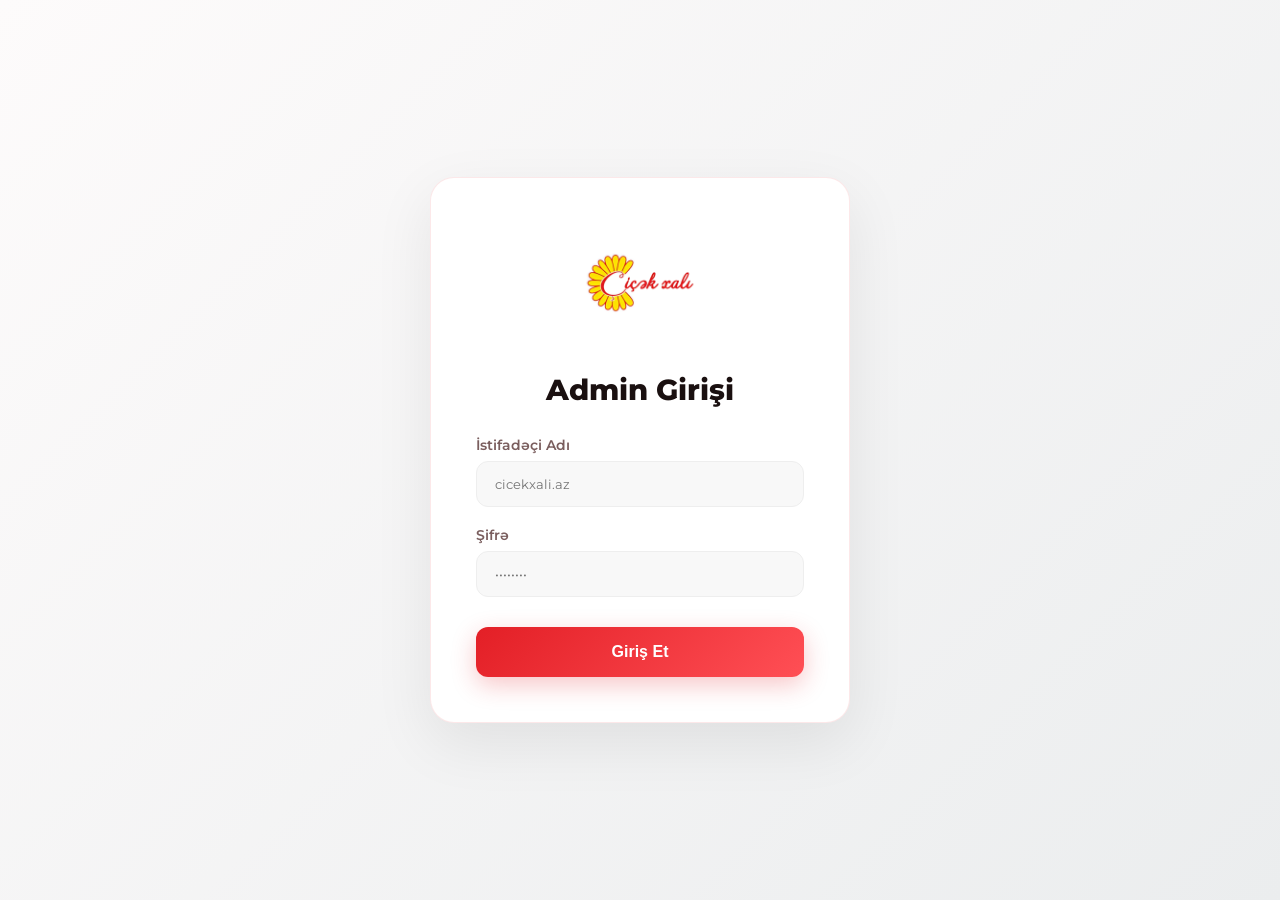
<file: admin/dashboard.html>
<!DOCTYPE html>
<html lang="az">
<head>
    <meta charset="UTF-8">
    <meta name="viewport" content="width=device-width, initial-scale=1.0">
    <title>Dashboard | Admin Panel</title>
    <link href="https://fonts.googleapis.com/css2?family=Montserrat:wght@400;600;700;800&display=swap" rel="stylesheet">
    <link rel="stylesheet" href="https://cdnjs.cloudflare.com/ajax/libs/font-awesome/6.5.1/css/all.min.css">
    <link rel="stylesheet" href="style.css">
</head>
<body>
    <script>
        // Basit giriş kontrolü
        if (sessionStorage.getItem('adminLoggedIn') !== 'true') {
            window.location.href = 'login.html';
        }
    </script>

    <div class="dashboard-wrapper">
        <aside class="sidebar">
            <img src="../assets/images/image2.png" alt="Çiçəkxalı" style="height: 80px; display: block; margin: 0 auto 30px;">
            <ul class="nav-menu">
                <li class="nav-item active" onclick="showSection('home')"><i class="fas fa-home"></i> Ana Səhifə</li>
                <li class="nav-item" onclick="showSection('stats')"><i class="fas fa-chart-line"></i> Statistika</li>
                <li class="nav-item" onclick="showSection('editor')"><i class="fas fa-code"></i> Fayl Redaktoru</li>
                <li class="nav-item"><i class="fas fa-shopping-cart"></i> Sifarişlər</li>
                <li class="nav-item"><i class="fas fa-users"></i> Müştərilər</li>
                <li class="nav-item"><i class="fas fa-cog"></i> Parametrlər</li>
                <li class="nav-item" style="margin-top: 50px; color: #ff4f55;" onclick="sessionStorage.removeItem('adminLoggedIn'); window.location.href='login.html'">
                    <i class="fas fa-sign-out-alt"></i> Çıxış
                </li>
            </ul>
        </aside>

        <main class="main-content">
            <header class="header-bar">
                <h2 id="section-title">Panel <span style="color: var(--primary);">İdarəetmə</span></h2>
                <div class="user-profile">
                    <span style="font-size: 0.9rem; color: var(--text-muted); font-weight: 600;">Admin: cicekxali.az</span>
                </div>
            </header>

            <!-- Home Section -->
            <div id="home-section">
                <div class="stats-grid">
                    <div class="stat-card">
                        <h3>Gözləyən Sifarişlər</h3>
                        <p>12</p>
                    </div>
                    <div class="stat-card">
                        <h3>Ümumi Sifarişlər</h3>
                        <p>485</p>
                    </div>
                    <div class="stat-card">
                        <h3>Ayın Gəliri</h3>
                        <p>2,450 ₼</p>
                    </div>
                </div>

                <div class="recent-orders" style="background: var(--bg-card); padding: 35px; border-radius: 24px; border: 1px solid #eee; box-shadow: 0 4px 20px rgba(0,0,0,0.02);">
                    <h3 style="margin-bottom: 25px; font-weight: 800;">Son Sifarişlər</h3>
                    <table style="width: 100%; border-collapse: collapse; text-align: left;">
                        <thead>
                            <tr style="color: var(--text-muted); border-bottom: 2px solid #f8f8f8;">
                                <th style="padding: 18px 10px;">ID</th>
                                <th style="padding: 18px 10px;">Müştəri</th>
                                <th style="padding: 18px 10px;">Xidmət</th>
                                <th style="padding: 18px 10px;">Məbləğ</th>
                                <th style="padding: 18px 10px;">Status</th>
                            </tr>
                        </thead>
                        <tbody>
                            <tr style="border-bottom: 1px solid #f8f8f8; transition: 0.3s;" onmouseover="this.style.background='#fffcfc'" onmouseout="this.style.background='transparent'">
                                <td style="padding: 18px 10px; font-weight: 600;">#1204</td>
                                <td style="padding: 18px 10px;">Əli Məmmədov</td>
                                <td style="padding: 18px 10px;">Standart Yuma</td>
                                <td style="padding: 18px 10px; font-weight: 700;">45 ₼</td>
                                <td style="padding: 18px 10px;"><span style="background: rgba(255, 215, 0, 0.1); color: #d4af37; padding: 6px 14px; border-radius: 50px; font-size: 0.8rem; font-weight: 700;">Gözləyir</span></td>
                            </tr>
                            <tr style="border-bottom: 1px solid #f8f8f8; transition: 0.3s;" onmouseover="this.style.background='#fffcfc'" onmouseout="this.style.background='transparent'">
                                <td style="padding: 18px 10px; font-weight: 600;">#1203</td>
                                <td style="padding: 18px 10px;">Leyla Rzayeva</td>
                                <td style="padding: 18px 10px;">Premium Yuma</td>
                                <td style="padding: 18px 10px; font-weight: 700;">120 ₼</td>
                                <td style="padding: 18px 10px;"><span style="background: rgba(37, 211, 102, 0.1); color: #25D366; padding: 6px 14px; border-radius: 50px; font-size: 0.8rem; font-weight: 700;">Tamamlanıb</span></td>
                            </tr>
                        </tbody>
                    </table>
                </div>
            </div>

            <!-- Editor Section -->
            <div id="editor-section" style="display: none;">
                <div style="background: var(--bg-card); padding: 30px; border-radius: 24px; border: 1px solid #eee; box-shadow: 0 4px 20px rgba(0,0,0,0.02);">
                    <div style="display: flex; justify-content: space-between; align-items: center; margin-bottom: 20px;">
                        <h3 style="font-weight: 800;">Fayl <span style="color: var(--primary);">Redaktoru</span></h3>
                        <div style="display: flex; gap: 10px;">
                            <select id="file-selector" style="padding: 8px 15px; border-radius: 8px; border: 1px solid #ddd; outline: none;">
                                <option value="index.html">index.html</option>
                                <option value="style.css">style.css</option>
                                <option value="script.js">script.js</option>
                            </select>
                            <button onclick="saveFile()" class="login-btn" style="padding: 8px 25px; margin-top: 0; width: auto;">Yadda Saxla</button>
                        </div>
                    </div>
                    <textarea id="code-editor" style="width: 100%; height: 500px; padding: 20px; border-radius: 12px; border: 1px solid #eee; background: #282c34; color: #abb2bf; font-family: 'Courier New', Courier, monospace; font-size: 14px; line-height: 1.5; resize: vertical; outline: none;"></textarea>
                </div>
            </div>

            <!-- Statistika Section -->
            <div id="stats-section" style="display: none;">
                <div style="background: var(--bg-card); padding: 30px; border-radius: 24px; border: 1px solid #eee; box-shadow: 0 4px 20px rgba(0,0,0,0.02);">
                    <div style="display: flex; justify-content: space-between; align-items: center; margin-bottom: 25px;">
                        <h3 style="font-weight: 800;">Ziyarətçi <span style="color: var(--primary);">Statistikası</span></h3>
                        <div style="display: flex; gap: 10px;">
                            <button onclick="loadStats('all')" class="login-btn" style="padding: 8px 15px; margin-top: 0; width: auto; font-size: 0.8rem;">Hamısı</button>
                            <button onclick="loadStats('day')" class="login-btn" style="padding: 8px 15px; margin-top: 0; width: auto; font-size: 0.8rem; background: #666;">Günlük</button>
                        </div>
                    </div>
                    
                    <div style="overflow-x: auto;">
                        <table style="width: 100%; border-collapse: collapse; text-align: left;">
                            <thead>
                                <tr style="color: var(--text-muted); border-bottom: 2px solid #f8f8f8;">
                                    <th style="padding: 15px 10px;">IP / Cihaz</th>
                                    <th style="padding: 15px 10px;">Referrer</th>
                                    <th style="padding: 15px 10px;">Giriş Vaxtı</th>
                                    <th style="padding: 15px 10px;">Müddət</th>
                                    <th style="padding: 15px 10px;">Status</th>
                                </tr>
                            </thead>
                            <tbody id="visitor-log-body">
                                <!-- Məlumatlar yüklənir... -->
                            </tbody>
                        </table>
                    </div>
                </div>
            </div>

            <script>
                function showSection(section) {
                    const home = document.getElementById('home-section');
                    const editor = document.getElementById('editor-section');
                    const stats = document.getElementById('stats-section');
                    const title = document.getElementById('section-title');
                    const navItems = document.querySelectorAll('.nav-item');

                    [home, editor, stats].forEach(s => s.style.display = 'none');
                    navItems.forEach(item => item.classList.remove('active'));

                    if (section === 'home') {
                        home.style.display = 'block';
                        title.innerHTML = 'Panel <span style="color: var(--primary);">İdarəetmə</span>';
                        navItems[0].classList.add('active');
                    } else if (section === 'stats') {
                        stats.style.display = 'block';
                        title.innerHTML = 'Ziyarətçi <span style="color: var(--primary);">Statistikası</span>';
                        navItems[1].classList.add('active');
                        loadStats();
                    } else if (section === 'editor') {
                        editor.style.display = 'block';
                        title.innerHTML = 'Fayl <span style="color: var(--primary);">Redaktoru</span>';
                        navItems[2].classList.add('active');
                        loadInitialContent(document.getElementById('file-selector').value);
                    }
                }

                function loadStats(filter = 'all') {
                    const body = document.getElementById('visitor-log-body');
                    body.innerHTML = '<tr><td colspan="5" style="padding: 20px; text-align: center; color: var(--text-secondary);">GitHub Pages statik HTML rejimində canlı visitor logları PHP olmadan saxlanılmır. Google Analytics istifadə olunur.</td></tr>';
                }

                document.getElementById('file-selector').addEventListener('change', function() {
                    loadInitialContent(this.value);
                });

                function loadInitialContent(fileName) {
                    const editor = document.getElementById('code-editor');
                    editor.value = "// GitHub Pages statik HTML rejimindədir.\n// Faylları birbaşa GitHub / VS Code vasitəsilə redaktə edin.";
                }

                function saveFile() {
                    alert('GitHub Pages statik HTML rejimindədir. Dəyişiklikləri birbaşa GitHub repository-də yadda saxlayın.');
                }
            </script>
        </main>
    </div>
</body>
</html>
</file>
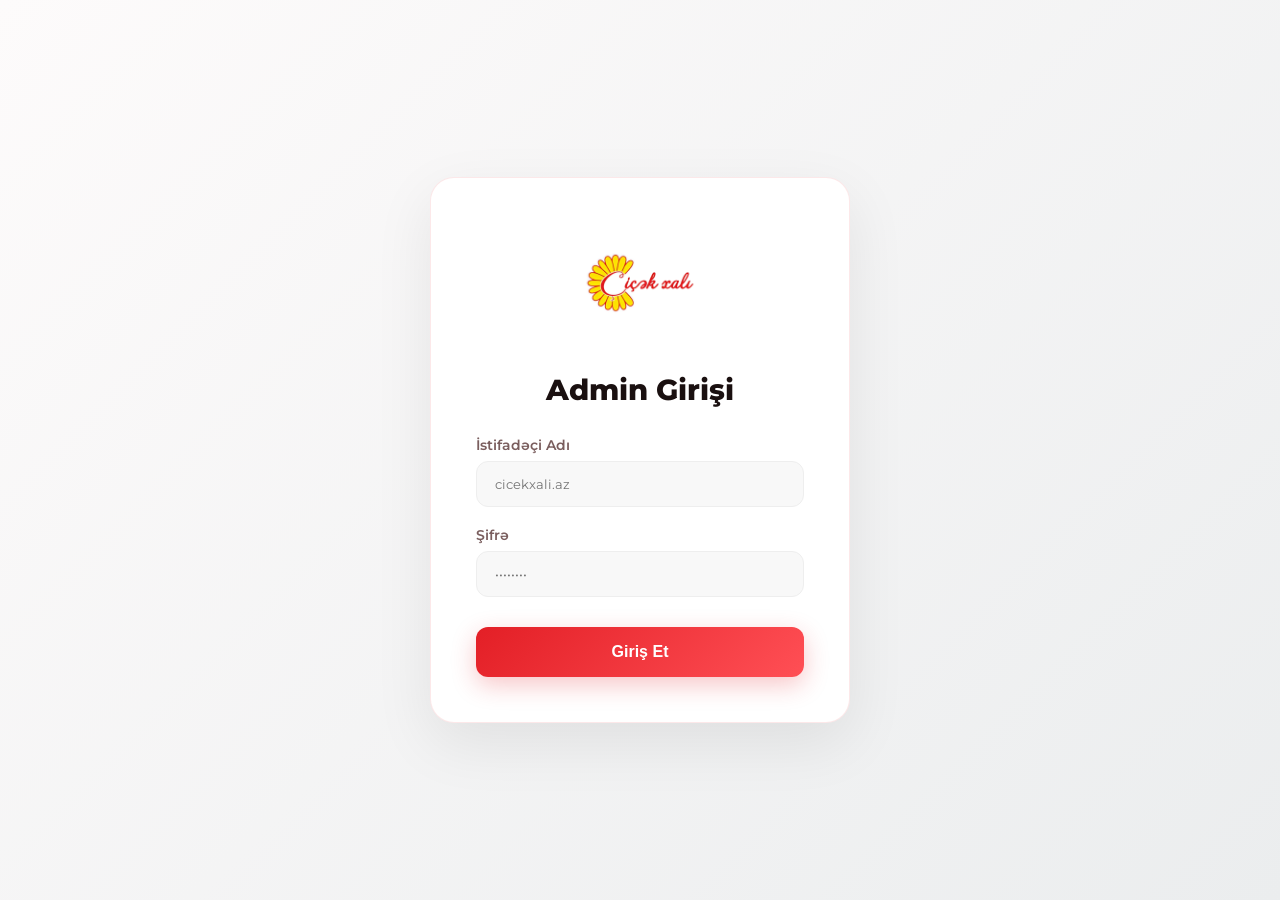
<file: admin/login.html>
<!DOCTYPE html>
<html lang="az">
<head>
    <meta charset="UTF-8">
    <meta name="viewport" content="width=device-width, initial-scale=1.0">
    <title>Admin Giriş | Çiçəkxalı</title>
    <link href="https://fonts.googleapis.com/css2?family=Montserrat:wght@400;600;700;800&display=swap" rel="stylesheet">
    <link rel="stylesheet" href="style.css">
</head>
<body>
    <div class="login-container">
        <div class="login-card">
            <div class="logo">
                <img src="../assets/images/image2.png" alt="Çiçəkxalı" class="logo-img">
            </div>
            <h2>Admin Girişi</h2>
            <form id="loginForm">
                <div class="form-group">
                    <label>İstifadəçi Adı</label>
                    <input type="text" id="username" placeholder="cicekxali.az" required>
                </div>
                <div class="form-group">
                    <label>Şifrə</label>
                    <input type="password" id="password" placeholder="••••••••" required>
                </div>
                <div id="errorMessage" style="color: #e31f26; font-size: 0.85rem; margin-bottom: 15px; display: none; font-weight: 600;">
                    İstifadəçi adı və ya şifrə yanlışdır!
                </div>
                <button type="submit" class="login-btn">Giriş Et</button>
            </form>
        </div>
    </div>

    <script>
        document.getElementById('loginForm').addEventListener('submit', function(e) {
            e.preventDefault();
            const error = document.getElementById('errorMessage');
            error.textContent = 'Təhlükəsizlik üçün admin giriş məlumatları GitHub fayllarında saxlanılmır. Admin girişini server tərəfdə konfiqurasiya edin.';
            error.style.display = 'block';
        });
    </script>
</body>
</html>
</file>
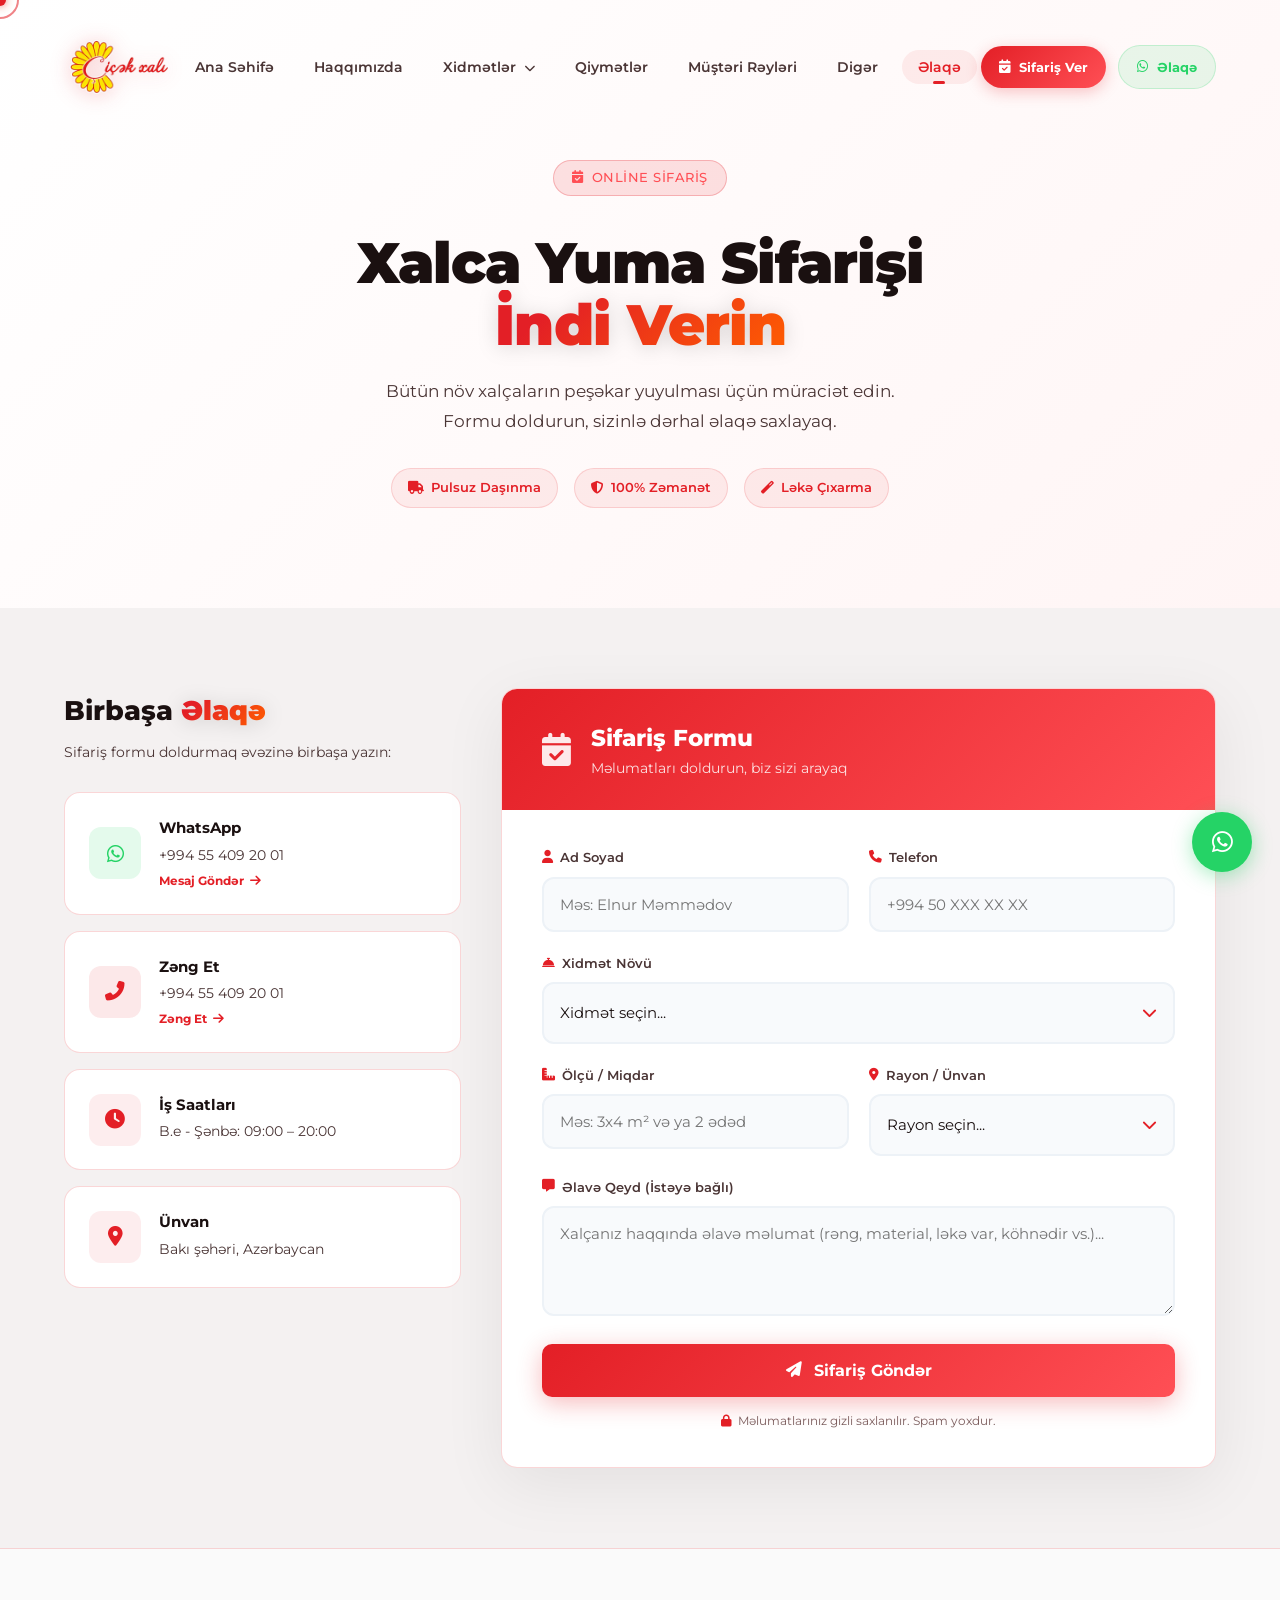
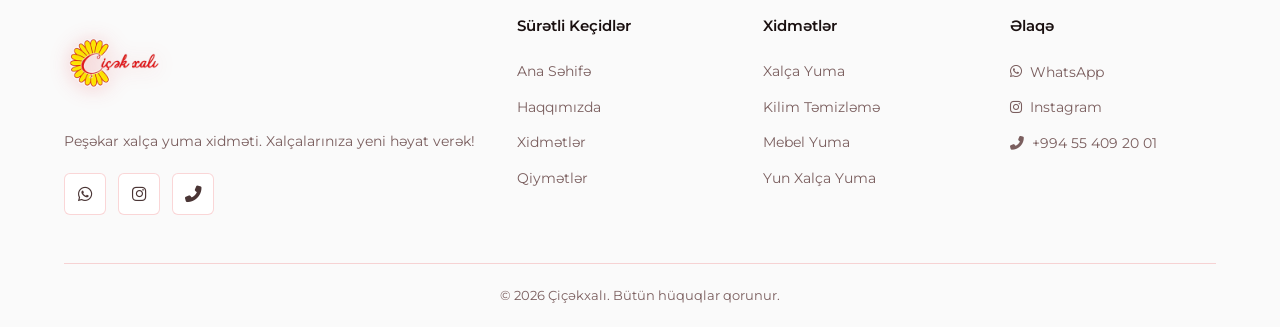
<file: contact/contact.html>
<!DOCTYPE html>
<html lang="az">

<head>
    <meta charset="UTF-8">
    <meta name="viewport" content="width=device-width, initial-scale=1.0">

    <!-- Disable Browser Cache -->
    <meta http-equiv="Cache-Control" content="no-cache, no-store, must-revalidate">
    <meta http-equiv="Pragma" content="no-cache">
    <meta http-equiv="Expires" content="0">

    <!-- Google tag (gtag.js) -->
    <script async src="https://www.googletagmanager.com/gtag/js?id=G-N8HPVZ7KZC"></script>
    <script>
    window.dataLayer = window.dataLayer || [];
    function gtag(){dataLayer.push(arguments);}
    gtag('js', new Date());

    gtag('config', 'G-N8HPVZ7KZC');
    </script>

    <!-- Primary SEO -->
    <title>Online Sifariş - Çiçəkxalı Xalça Yuma</title>
    <meta name="description" content="Çiçəkxalı ilə online sifariş verin. Xalça, kilim, mebel yuma üçün forma doldurun, biz sizinlə əlaqə saxlayaq. Pulsuz daşınma, peşəkar xidmət.">
    <meta name="keywords" content="online sifariş xalça yuma, xalça yuma sifariş ver, çiçəkxalı sifariş, xalça yuma qiymət öyrən">
    <meta name="author" content="Çiçəkxalı">
    <meta name="robots" content="index, follow">
    <link rel="canonical" href="contact.html">

    <!-- Open Graph (Facebook, WhatsApp preview) -->
    <meta property="og:type" content="website">
    <meta property="og:locale" content="az_AZ">
    <meta property="og:site_name" content="Çiçəkxalı">
    <meta property="og:title" content="Online Sifariş - Çiçəkxalı Xalça Yuma">
    <meta property="og:description" content="Çiçəkxalı ilə online sifariş verin. Xalça, kilim, mebel yuma üçün forma doldurun, biz sizinlə əlaqə saxlayaq. Pulsuz daşınma, peşəkar xidmət.">
    <meta property="og:url" content="contact.html">
    <meta property="og:image" content="../assets/images/main1.jpg">
    <meta property="og:image:width" content="1200">
    <meta property="og:image:height" content="630">

    <!-- Twitter Card -->
    <meta name="twitter:card" content="summary_large_image">
    <meta name="twitter:title" content="Online Sifariş - Çiçəkxalı Xalça Yuma">
    <meta name="twitter:description" content="Çiçəkxalı ilə online sifariş verin. Xalça, kilim, mebel yuma üçün forma doldurun, biz sizinlə əlaqə saxlayaq. Pulsuz daşınma, peşəkar xidmət.">
    <meta name="twitter:image" content="../assets/images/main1.jpg">

    <!-- JSON-LD Structured Data (Local Business) -->
    <script type="application/ld+json">
    {
        "@context": "https://schema.org",
        "@type": "LocalBusiness",
        "name": "Çiçəkxalı",
        "description": "Bakıda peşəkar xalça, kilim, mebel və yun xalça yuma xidməti",
        "url": "../index.html",
        "telephone": "+994554092001",
        "address": {
            "@type": "PostalAddress",
            "addressLocality": "Bakı",
            "addressCountry": "AZ"
        },
        "openingHours": "Mo-Sa 09:00-19:00",
        "priceRange": "₼₼",
        "image": "../assets/images/main1.jpg",
        "sameAs": [
            "https://www.instagram.com/cicek_xali",
            "https://wa.me/994554092001"
        ]
    }
    </script>

    <!-- Fonts & Icons -->
    <link rel="preconnect" href="https://fonts.googleapis.com">
    <link rel="preconnect" href="https://fonts.gstatic.com" crossorigin>
    <link href="https://fonts.googleapis.com/css2?family=Montserrat:wght@300;400;500;600;700;800&display=swap" rel="stylesheet">
    <link rel="stylesheet" href="https://cdnjs.cloudflare.com/ajax/libs/font-awesome/6.5.1/css/all.min.css">
    <link rel="icon" type="image/x-icon" href="../assets/images/favicon.ico">
    <link rel="stylesheet" href="../assets/css/style.css">
    <link rel="stylesheet" href="../assets/css/pricing-buttons.css">
    <link rel="stylesheet" href="../contacts/contacts.css">
</head>

<body>

    <!-- Custom Cursor -->
    <div id="cursor-dot"></div>
    <div id="cursor-ring"></div>

    <!-- Navigation -->
    <nav class="navbar" id="navbar">
        <div class="container nav-container">
            <a href="../index.html" class="logo">
                <img src="../assets/images/image2.png" alt="Çiçək xalı" class="logo-img">
            </a>
            <ul class="nav-links" id="navLinks">
                <li><a href="../index.html#home" class="nav-link">Ana Səhifə</a></li>
                <li><a href="../index.html#about" class="nav-link">Haqqımızda</a></li>
                <li class="has-dropdown">
                    <a href="../index.html#services" class="nav-link">
                        Xidmətlər <i class="fas fa-chevron-down dropdown-icon"></i>
                    </a>
                    <div class="mega-menu">
                        <div class="mega-menu-header">
                            <h4>Nə Təklif Edirik?</h4>
                            <p>Hər növ xalça və kilim üçün peşəkar təmizləmə xidmətləri</p>
                        </div>
                        <div class="mega-menu-grid">
                            <a href="../services/xalca-yuma.html" class="mega-menu-item">
                                <div class="mega-icon"><i class="fas fa-rug"></i></div>
                                <div class="mega-content">
                                    <h5>Xalça Yuma</h5>
                                    <p>Hər növ xalçaların dərin təmizlənməsi, ləkə çıxarılması və dezinfeksiyası</p>
                                    <span class="mega-link">Ətraflı <i class="fas fa-arrow-right"></i></span>
                                </div>
                            </a>
                            <a href="../services/kilim-temizleme.html" class="mega-menu-item">
                                <div class="mega-icon"><i class="fas fa-scroll"></i></div>
                                <div class="mega-content">
                                    <h5>Kilim Təmizləmə</h5>
                                    <p>İncə və qiymətli kilimlərin xüsusi qayğı ilə təmizlənməsi</p>
                                    <span class="mega-link">Ətraflı <i class="fas fa-arrow-right"></i></span>
                                </div>
                            </a>
                            <a href="../services/mebel-yuma.html" class="mega-menu-item">
                                <div class="mega-icon"><i class="fas fa-couch"></i></div>
                                <div class="mega-content">
                                    <h5>Mebel Təmizləmə</h5>
                                    <p>Divan, kreslo və digər yumşaq mebellərin yerində təmizlənməsi</p>
                                    <span class="mega-link">Ətraflı <i class="fas fa-arrow-right"></i></span>
                                </div>
                            </a>
                            <a href="../services/yun-xalca-yuma.html" class="mega-menu-item">
                                <div class="mega-icon"><i class="fas fa-water"></i></div>
                                <div class="mega-content">
                                    <h5>Yun Xalça Yuma</h5>
                                    <p>Yun xalçaların xüsusi texnologiya ilə zərər vermədən yuyulması</p>
                                    <span class="mega-link">Ətraflı <i class="fas fa-arrow-right"></i></span>
                                </div>
                            </a>
                            <a href="../services/perde-yuma.html" class="mega-menu-item">
                                <div class="mega-icon"><i class="fas fa-soap"></i></div>
                                <div class="mega-content">
                                    <h5>Pərdə Yuma</h5>
                                    <p>Tül, jalüz və qalın pərdələrin zərər görmədən yuyulub qurudulması</p>
                                    <span class="mega-link">Ətraflı <i class="fas fa-arrow-right"></i></span>
                                </div>
                            </a>
                            <a href="../services/yastiq-yuma.html" class="mega-menu-item">
                                <div class="mega-icon"><i class="fas fa-cloud"></i></div>
                                <div class="mega-content">
                                    <h5>Yastıq Yuma</h5>
                                    <p>Tük və sintetik yastıqların antiallergik təmizlənməsi</p>
                                    <span class="mega-link">Ətraflı <i class="fas fa-arrow-right"></i></span>
                                </div>
                            </a>
                            <a href="../services/odeyal-yuma.html" class="mega-menu-item">
                                <div class="mega-icon"><i class="fas fa-layer-group"></i></div>
                                <div class="mega-content">
                                    <h5>Odeyal Yuma</h5>
                                    <p>Hər ölçüdə qış örtükləri və odeyalların xüsusi maşınlarda təmizlənməsi</p>
                                    <span class="mega-link">Ətraflı <i class="fas fa-arrow-right"></i></span>
                                </div>
                            </a>
                            <a href="../services/yorgan-dosek-yuma.html" class="mega-menu-item">
                                <div class="mega-icon"><i class="fas fa-bed"></i></div>
                                <div class="mega-content">
                                    <h5>Yorğan-Döşək Yuma</h5>
                                    <p>Yun, pambıq və ya sintepon olan yorğan-döşəklərin yuyulması</p>
                                    <span class="mega-link">Ətraflı <i class="fas fa-arrow-right"></i></span>
                                </div>
                            </a>
                        </div>
                    </div>
                </li>
                <li><a href="../index.html#pricing" class="nav-link">Qiymətlər</a></li>
                <li><a href="../index.html#reviews" class="nav-link">Müştəri Rəyləri</a></li>
                <li><a href="../index.html#gallery" class="nav-link">Digər</a></li>
                <li><a href="../index.html#contact" class="nav-link active">Əlaqə</a></li>
                <li class="mobile-only-ctas">
                    <a href="contact.html" class="nav-cta order-cta">
                        <i class="fas fa-calendar-check"></i> Sifariş Ver
                    </a>
                    <a href="contact.html" class="nav-cta wa-cta">
                        <i class="fab fa-whatsapp"></i> Əlaqə
                    </a>
                </li>
            </ul>
            <div class="nav-actions">
                <a href="contact.html" class="nav-cta order-cta">
                    <i class="fas fa-calendar-check"></i> Sifariş Ver
                </a>
                <a href="contact.html" class="nav-cta wa-cta">
                    <i class="fab fa-whatsapp"></i> Əlaqə
                </a>
            </div>
            <button class="hamburger" id="hamburger" aria-label="Menu">
                <span class="bar"></span>
                <span class="bar"></span>
                <span class="bar"></span>
            </button>
        </div>
    </nav>

    <!-- Mobile Menu Overlay -->
    <div class="mobile-overlay" id="mobileOverlay"></div>

    <!-- Order Page Hero -->
    <section class="order-hero">
        <div class="container order-hero-inner">
            <div class="order-hero-text">
                <span class="section-badge"><i class="fas fa-calendar-check"></i> Online Sifariş</span>
                <h1 class="order-hero-title">
                    Xalca Yuma Sifarişi <br>
                    <span class="text-gradient">İndi Verin</span>
                </h1>
                <p class="order-hero-desc">Bütün növ xalçaların peşəkar yuyulması üçün müraciət edin. <br> Formu doldurun, sizinlə dərhal əlaqə saxlayaq.</p>
                <div class="order-hero-badges">
                    <span><i class="fas fa-truck"></i> Pulsuz Daşınma</span>
                    <span><i class="fas fa-shield-alt"></i> 100% Zəmanət</span>
                    <span><i class="fas fa-magic"></i> Ləkə Çıxarma</span>
                </div>
            </div>
        </div>
    </section>

    <!-- Order Content -->
    <section class="order-section">
        <div class="container order-grid">

            <!-- Contact Info Cards -->
            <div class="order-info">
                <h2 class="order-info-title">Birbaşa <span class="text-gradient">Əlaqə</span></h2>
                <p class="order-info-sub">Sifariş formu doldurmaq əvəzinə birbaşa yazın:</p>

                <div class="oinfo-cards">
                    <a href="https://wa.me/994554092001" class="oinfo-card whatsapp-card" target="_blank" rel="noopener">
                        <div class="oinfo-icon"><i class="fab fa-whatsapp"></i></div>
                        <div class="oinfo-text">
                            <h3>WhatsApp</h3>
                            <p>+994 55 409 20 01</p>
                            <span class="oinfo-action">Mesaj Göndər <i class="fas fa-arrow-right"></i></span>
                        </div>
                    </a>
                    <a href="tel:+994554092001" class="oinfo-card phone-card">
                        <div class="oinfo-icon"><i class="fas fa-phone-alt"></i></div>
                        <div class="oinfo-text">
                            <h3>Zəng Et</h3>
                            <p>+994 55 409 20 01</p>
                            <span class="oinfo-action">Zəng Et <i class="fas fa-arrow-right"></i></span>
                        </div>
                    </a>
                    <div class="oinfo-card info-plain">
                        <div class="oinfo-icon"><i class="fas fa-clock"></i></div>
                        <div class="oinfo-text">
                            <h3>İş Saatları</h3>
                            <p>B.e - Şənbə: 09:00 – 20:00</p>
                        </div>
                    </div>
                    <div class="oinfo-card info-plain">
                        <div class="oinfo-icon"><i class="fas fa-map-marker-alt"></i></div>
                        <div class="oinfo-text">
                            <h3>Ünvan</h3>
                            <p>Bakı şəhəri, Azərbaycan</p>
                        </div>
                    </div>
                </div>
            </div>

            <!-- Order Form -->
            <div class="order-form-wrap">
                <div class="order-form-header">
                    <i class="fas fa-calendar-check order-form-icon"></i>
                    <div>
                        <h2>Sifariş Formu</h2>
                        <p>Məlumatları doldurun, biz sizi arayaq</p>
                    </div>
                </div>

                <form action="#" method="POST" class="order-form" id="orderForm">
                    <div class="form-row">
                        <div class="form-group">
                            <label for="name"><i class="fas fa-user"></i> Ad Soyad</label>
                            <input type="text" id="name" name="name" class="form-control"
                                   placeholder="Məs: Elnur Məmmədov" required>
                        </div>
                        <div class="form-group">
                            <label for="tel"><i class="fas fa-phone"></i> Telefon</label>
                            <input type="tel" id="tel" name="tel" class="form-control"
                                   placeholder="+994 50 XXX XX XX" required>
                        </div>
                    </div>

                    <div class="form-group">
                        <label for="service"><i class="fas fa-concierge-bell"></i> Xidmət Növü</label>
                        <div class="custom-select-wrapper" id="serviceSelect">
                            <div class="custom-select-trigger">
                                <span>Xidmət seçin...</span>
                                <i class="fas fa-chevron-down"></i>
                            </div>
                            <div class="custom-options">
                                <span class="custom-option selected" data-value="">Xidmət seçin...</span>
                                <span class="custom-option" data-value="xalca">🏠 Xalça Yuma — ₼2/m²</span>
                                <span class="custom-option" data-value="premium">✨ Premium Yuma (Yun/İpək) — ₼3/m²</span>
                                <span class="custom-option" data-value="kilim">🎨 Kilim Təmizləmə</span>
                                <span class="custom-option" data-value="mebel">🛋️ Mebel Yuma — ₼30/ədəd</span>
                                <span class="custom-option" data-value="perde">🪟 Pərdə Yuma</span>
                                <span class="custom-option" data-value="diger">📦 Digər</span>
                            </div>
                            <input type="hidden" name="service" id="serviceInput" required>
                        </div>
                    </div>

                    <div class="form-row">
                        <div class="form-group">
                            <label for="size"><i class="fas fa-ruler-combined"></i> Ölçü / Miqdar</label>
                            <input type="text" id="size" name="size" class="form-control"
                                   placeholder="Məs: 3x4 m² və ya 2 ədəd">
                        </div>
                        <div class="form-group">
                            <label for="district"><i class="fas fa-map-marker-alt"></i> Rayon / Ünvan</label>
                            <div class="custom-select-wrapper" id="districtSelect">
                                <div class="custom-select-trigger">
                                    <span>Rayon seçin...</span>
                                    <i class="fas fa-chevron-down"></i>
                                </div>
                                <div class="custom-options">
                                    <span class="custom-option selected" data-value="">Rayon seçin...</span>
                                    <span class="custom-option" data-value="binagadi">Binəqədi (Biləcəri / Sulutəpə)</span>
                                    <span class="custom-option" data-value="qaradagh">Qaradağ (Lökbatan / Sahil)</span>
                                    <span class="custom-option" data-value="narimanov">Nərimanov</span>
                                    <span class="custom-option" data-value="nasimi">Nəsimi (20 Yanvar / Memar Əcəmi)</span>
                                    <span class="custom-option" data-value="nizami">Nizami (8-ci km / Neftçilər / Qarayev)</span>
                                    <span class="custom-option" data-value="sabunchu">Sabunçu (Bakıxanov / Zabrat / Maştağa)</span>
                                    <span class="custom-option" data-value="sabail">Səbail (Bayıl / Badamdar)</span>
                                    <span class="custom-option" data-value="surakhani">Suraxanı (Yeni Günəşli / Hövsan)</span>
                                    <span class="custom-option" data-value="pirallahi">Pirallahı</span>
                                    <span class="custom-option" data-value="khatai">Xətai (Əhmədli / Həzi Aslanov)</span>
                                    <span class="custom-option" data-value="khazar">Xəzər (Mərdəkan / Şüvəlan / Binə)</span>
                                    <span class="custom-option" data-value="yasamal">Yasamal (Yeni Yasamal)</span>
                                    <span class="custom-option" data-value="khirdalan">Xırdalan</span>
                                    <span class="custom-option" data-value="masazir">Masazır</span>
                                    <span class="custom-option" data-value="sumgayit">Sumqayıt</span>
                                    <span class="custom-option" data-value="diger">Digər ərazilər</span>
                                </div>
                                <input type="hidden" name="district" id="districtInput" required>
                            </div>
                        </div>
                    </div>

                    <div class="form-group">
                        <label for="message"><i class="fas fa-comment-alt"></i> Əlavə Qeyd (İstəyə bağlı)</label>
                        <textarea id="message" name="message" class="form-control"
                                  placeholder="Xalçanız haqqında əlavə məlumat (rəng, material, ləkə var, köhnədir vs.)..."></textarea>
                    </div>

                    <button type="submit" class="order-submit-btn">
                        <i class="fas fa-paper-plane"></i>
                        <span>Sifariş Göndər</span>
                        <div class="btn-shine"></div>
                    </button>

                    <p class="form-privacy"><i class="fas fa-lock"></i> Məlumatlarınız gizli saxlanılır. Spam yoxdur.</p>
                </form>
            </div>

        </div>
    </section>

    <!-- Footer -->
    <footer class="footer">
        <div class="container">
            <div class="footer-grid">
                <div class="footer-brand">
                    <a href="../index.html#home" class="logo">
                        <img src="../assets/images/image2.png" alt="Çiçək xalı" class="logo-img">
                    </a>
                    <p>Peşəkar xalça yuma xidməti. Xalçalarınıza yeni həyat verək!</p>
                    <div class="footer-socials">
                        <a href="https://wa.me/994554092001" target="_blank" rel="noopener" aria-label="WhatsApp"><i
                                class="fab fa-whatsapp"></i></a>
                        <a href="https://www.instagram.com/cicek_xali" target="_blank" rel="noopener"
                            aria-label="Instagram"><i class="fab fa-instagram"></i></a>
                        <a href="tel:+994554092001" aria-label="Telefon"><i class="fas fa-phone-alt"></i></a>
                    </div>
                </div>
                <div class="footer-links-group">
                    <h4>Sürətli Keçidlər</h4>
                    <ul class="footer-links">
                        <li><a href="../index.html#home">Ana Səhifə</a></li>
                        <li><a href="../index.html#about">Haqqımızda</a></li>
                        <li><a href="../index.html#services">Xidmətlər</a></li>
                        <li><a href="../index.html#pricing">Qiymətlər</a></li>
                    </ul>
                </div>
                <div class="footer-links-group">
                    <h4>Xidmətlər</h4>
                    <ul class="footer-links">
                        <li><a href="../services/xalca-yuma.html">Xalça Yuma</a></li>
                        <li><a href="../services/kilim-temizleme.html">Kilim Təmizləmə</a></li>
                        <li><a href="../services/mebel-yuma.html">Mebel Yuma</a></li>
                        <li><a href="../services/yun-xalca-yuma.html">Yun Xalça Yuma</a></li>
                    </ul>
                </div>
                <div class="footer-links-group">
                    <h4>Əlaqə</h4>
                    <ul class="footer-links">
                        <li><a href="https://wa.me/994554092001" target="_blank" rel="noopener"><i
                                    class="fab fa-whatsapp"></i> WhatsApp</a></li>
                        <li><a href="https://www.instagram.com/cicek_xali" target="_blank" rel="noopener"><i
                                    class="fab fa-instagram"></i> Instagram</a></li>
                        <li><a href="tel:+994554092001"><i class="fas fa-phone-alt"></i> +994 55 409 20 01</a></li>
                    </ul>
                </div>
            </div>
            <div class="footer-bottom">
                <p>&copy; 2026 Çiçəkxalı. Bütün hüquqlar qorunur.</p>
            </div>
        </div>
    </footer>

    <!-- Floating WhatsApp Button -->
    <a href="https://wa.me/994554092001?text=Salam!%20Xalça%20yuma%20xidməti%20haqqında%20məlumat%20almaq%20istəyirəm"
        class="floating-whatsapp" target="_blank" rel="noopener" aria-label="WhatsApp ilə əlaqə" id="floating-whatsapp">
        <i class="fab fa-whatsapp"></i>
        <span class="floating-tooltip">WhatsApp ilə yazın</span>
    </a>

    <script src="../assets/js/script.js"></script>
    <script src="../assets/js/order_logic.js"></script>
</body>

</html>
</file>
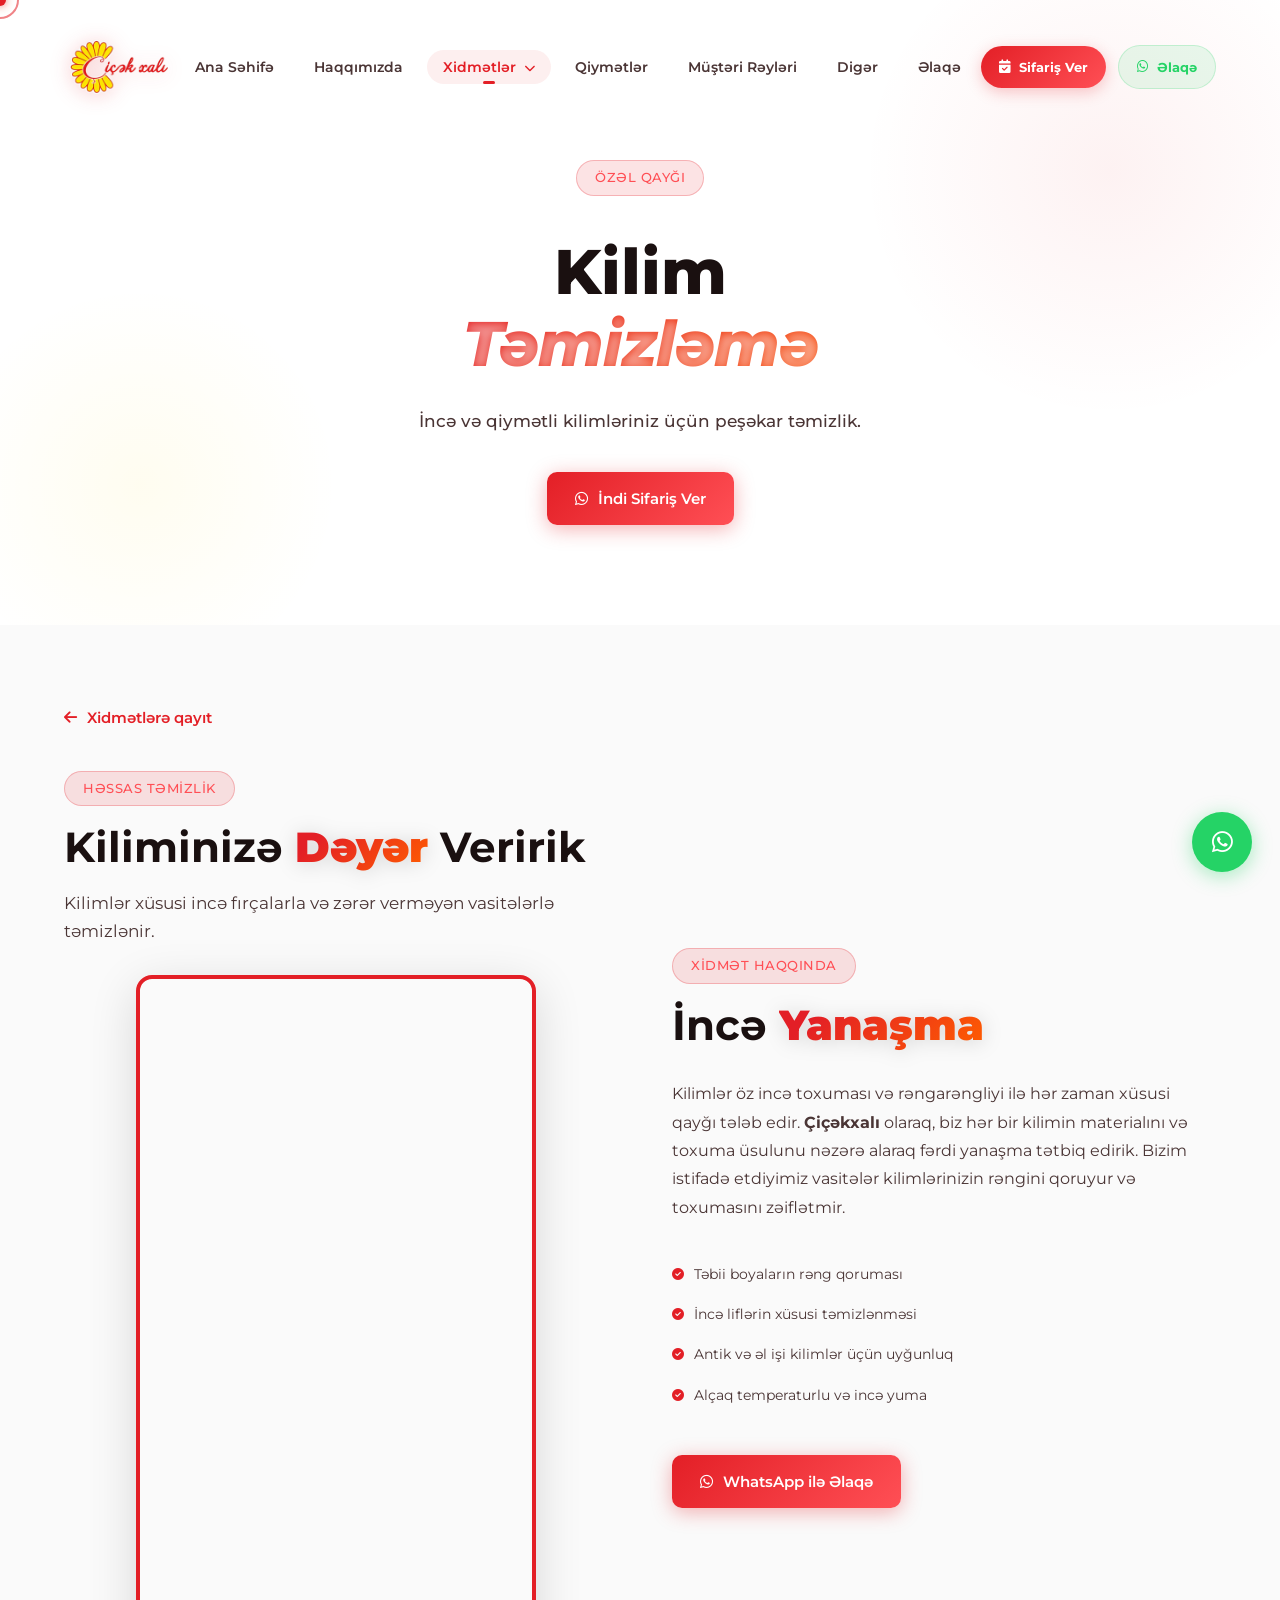
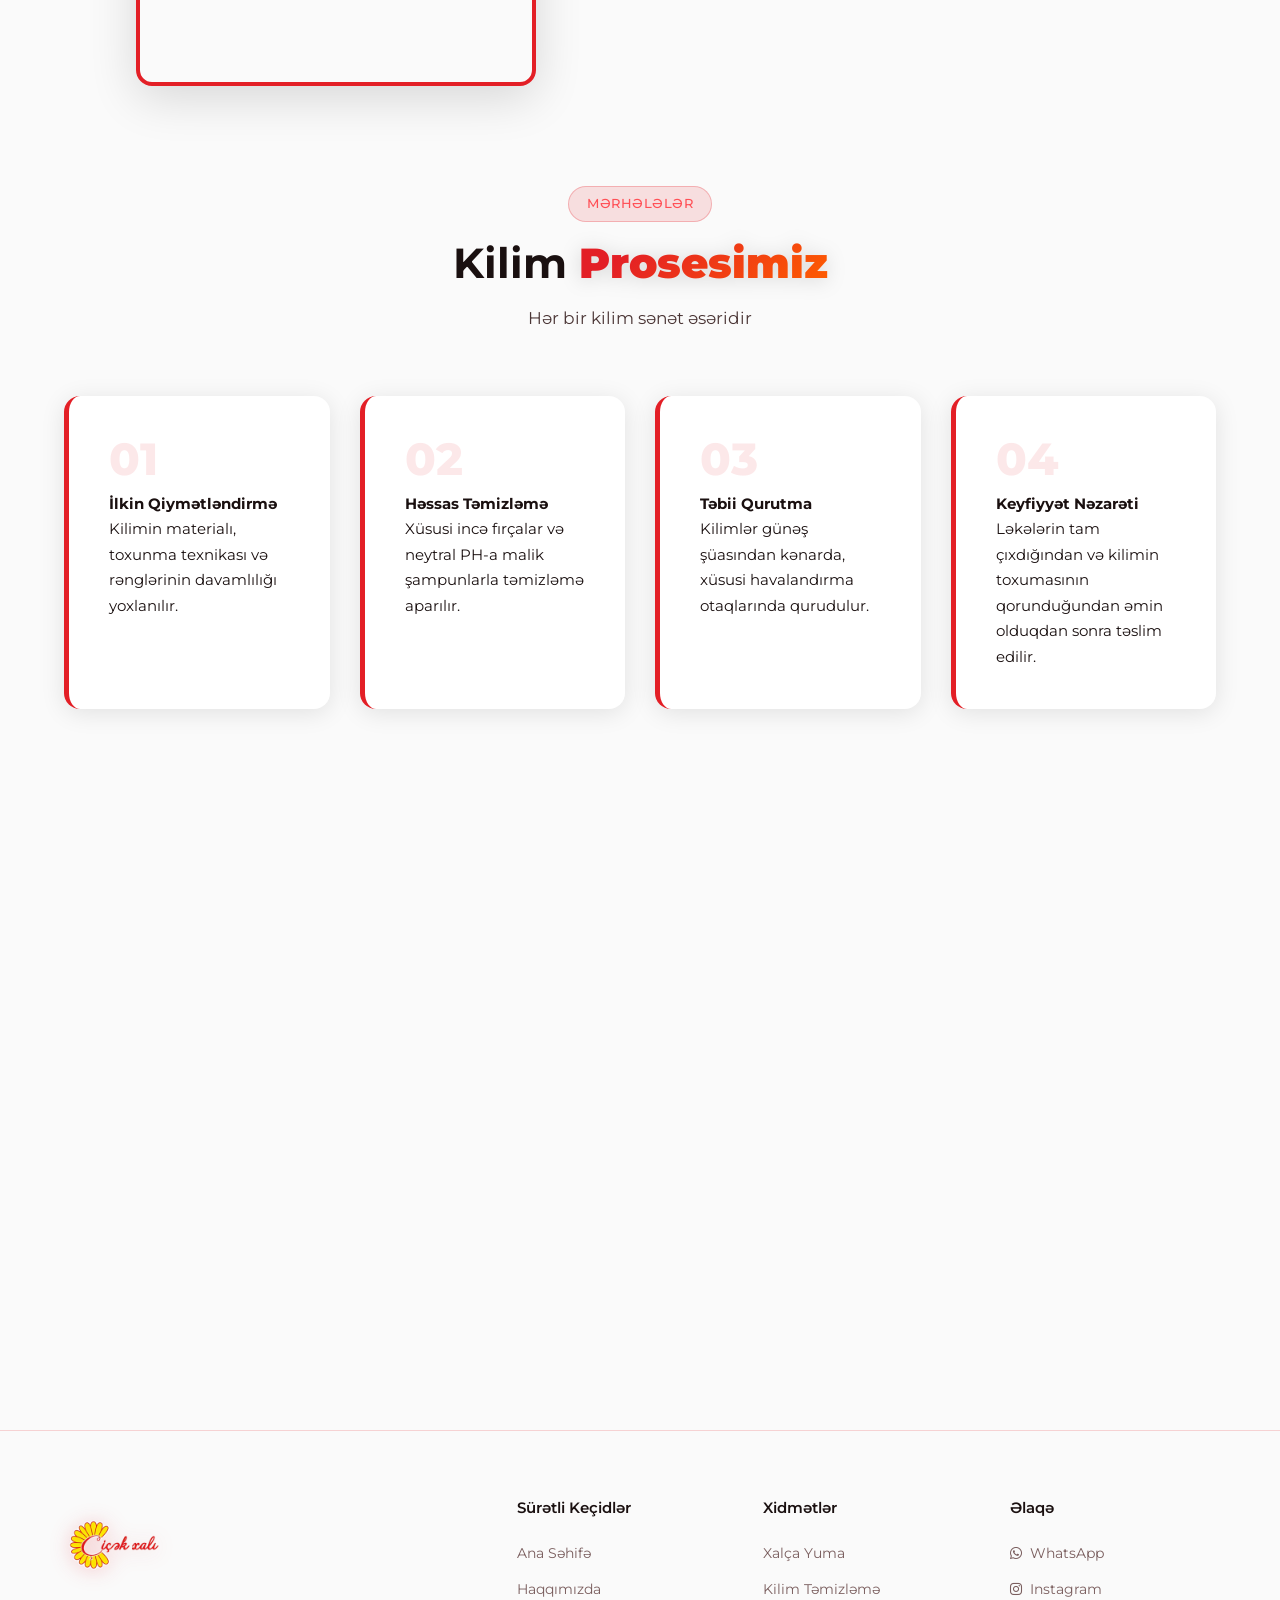
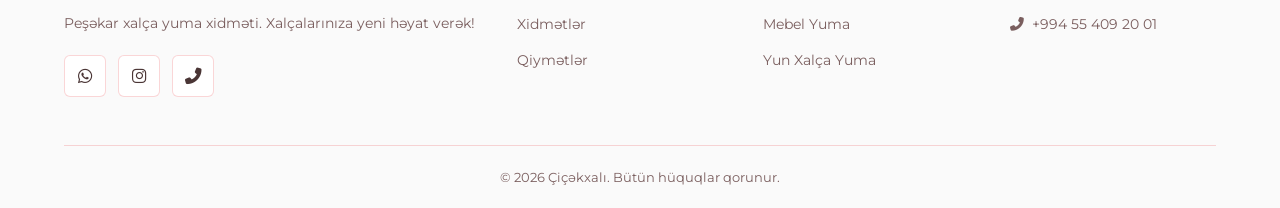
<file: services/kilim-temizleme.html>
<!DOCTYPE html>
<html lang="az">

<head>
    <meta charset="UTF-8">
    <meta name="viewport" content="width=device-width, initial-scale=1.0">

    <!-- Disable Browser Cache -->
    <meta http-equiv="Cache-Control" content="no-cache, no-store, must-revalidate">
    <meta http-equiv="Pragma" content="no-cache">
    <meta http-equiv="Expires" content="0">

    <!-- Google tag (gtag.js) -->
    <script async src="https://www.googletagmanager.com/gtag/js?id=G-N8HPVZ7KZC"></script>
    <script>
    window.dataLayer = window.dataLayer || [];
    function gtag(){dataLayer.push(arguments);}
    gtag('js', new Date());

    gtag('config', 'G-N8HPVZ7KZC');
    </script>

    <!-- Primary SEO -->
    <title>Kilim Təmizləmə Xidməti Bakı | Çiçəkxalı</title>
    <meta name="description" content="Çiçəkxalı – Əl toxuması və antik kilimlərin peşəkar təmizlənməsi. Rənglərin qorunması, həssas yuma texnologiyası. Bakıda kilim təmizləmə xidməti. ☎ +994 55 409 20 01">
    <meta name="keywords" content="kilim təmizləmə Bakı, kilim yuma xidməti, əl toxuma kilim yuma, antik kilim təmizləmə, peşəkar kilim yuma, kilim qiymeti Bakı, çiçəkxalı kilim">
    <meta name="author" content="Çiçəkxalı">
    <meta name="robots" content="index, follow">
    <link rel="canonical" href="kilim-temizleme.html">

    <!-- Open Graph (Facebook, WhatsApp preview) -->
    <meta property="og:type" content="website">
    <meta property="og:locale" content="az_AZ">
    <meta property="og:site_name" content="Çiçəkxalı">
    <meta property="og:title" content="Kilim Təmizləmə Xidməti Bakı | Çiçəkxalı">
    <meta property="og:description" content="Çiçəkxalı – Əl toxuması və antik kilimlərin peşəkar təmizlənməsi. Rənglərin qorunması, həssas yuma texnologiyası. Bakıda kilim təmizləmə xidməti. ☎ +994 55 409 20 01">
    <meta property="og:url" content="kilim-temizleme.html">
    <meta property="og:image" content="../assets/images/klim.png">
    <meta property="og:image:width" content="1200">
    <meta property="og:image:height" content="630">

    <!-- Twitter Card -->
    <meta name="twitter:card" content="summary_large_image">
    <meta name="twitter:title" content="Kilim Təmizləmə Xidməti Bakı | Çiçəkxalı">
    <meta name="twitter:description" content="Çiçəkxalı – Əl toxuması və antik kilimlərin peşəkar təmizlənməsi. Rənglərin qorunması, həssas yuma texnologiyası. Bakıda kilim təmizləmə xidməti. ☎ +994 55 409 20 01">
    <meta name="twitter:image" content="../assets/images/klim.png">

    <!-- JSON-LD Structured Data (Local Business) -->
    <script type="application/ld+json">
    {
        "@context": "https://schema.org",
        "@type": "LocalBusiness",
        "name": "Çiçəkxalı",
        "description": "Bakıda peşəkar xalça, kilim, mebel və yun xalça yuma xidməti",
        "url": "../index.html",
        "telephone": "+994554092001",
        "address": {
            "@type": "PostalAddress",
            "addressLocality": "Bakı",
            "addressCountry": "AZ"
        },
        "openingHours": "Mo-Sa 09:00-19:00",
        "priceRange": "₼₼",
        "image": "../assets/images/klim.png",
        "sameAs": [
            "https://www.instagram.com/cicek_xali",
            "https://wa.me/994554092001"
        ]
    }
    </script>

    <!-- Fonts & Icons -->
    <link rel="preconnect" href="https://fonts.googleapis.com">
    <link rel="preconnect" href="https://fonts.gstatic.com" crossorigin>
    <link href="https://fonts.googleapis.com/css2?family=Montserrat:wght@300;400;500;600;700;800&display=swap" rel="stylesheet">
    <link rel="stylesheet" href="https://cdnjs.cloudflare.com/ajax/libs/font-awesome/6.5.1/css/all.min.css">
    <link rel="icon" type="image/x-icon" href="../assets/images/favicon.ico">
    <link rel="stylesheet" href="../assets/css/style.css">
    <link rel="stylesheet" href="../assets/css/pricing-buttons.css">
    <style>
        .service-page-hero {
            padding: 160px 0 100px;
            background: #ffffff;
            color: var(--text-primary);
            text-align: center;
            position: relative;
            overflow: hidden;
        }

        .service-page-hero::before {
            content: '';
            position: absolute;
            top: -80px;
            right: -80px;
            width: 500px;
            height: 500px;
            background: radial-gradient(circle, rgba(227, 31, 38, 0.06) 0%, transparent 70%);
            pointer-events: none;
        }

        .service-page-hero::after {
            content: '';
            position: absolute;
            bottom: -60px;
            left: -60px;
            width: 400px;
            height: 400px;
            background: radial-gradient(circle, rgba(255, 215, 0, 0.06) 0%, transparent 70%);
            pointer-events: none;
        }

        .video-container {
            position: relative;
            width: 100%;
            max-width: 400px;
            margin: 0 auto;
            border-radius: var(--radius);
            overflow: hidden;
            box-shadow: var(--shadow-lg);
            border: 4px solid var(--primary);
            aspect-ratio: 9/16;
        }

        .video-container iframe {
            position: absolute;
            top: 0;
            left: 0;
            width: 100%;
            height: 100%;
        }

        .content-section {
            padding: 80px 0;
        }

        .process-grid {
            display: grid;
            grid-template-columns: repeat(auto-fit, minmax(250px, 1fr));
            gap: 30px;
            margin-top: 50px;
        }

        .process-item {
            background: var(--bg-card);
            padding: 40px;
            border-radius: var(--radius);
            border-left: 5px solid var(--primary);
            box-shadow: var(--shadow);
            transition: var(--transition);
        }

        .process-item:hover {
            transform: translateY(-5px);
            box-shadow: var(--shadow-lg);
        }

        .process-number {
            font-size: 3rem;
            font-weight: 800;
            color: rgba(227, 31, 38, 0.1);
            line-height: 1;
            margin-bottom: 10px;
        }

        .back-btn {
            display: inline-flex;
            align-items: center;
            gap: 10px;
            margin-bottom: 40px;
            color: var(--primary);
            font-weight: 600;
        }

        .back-btn:hover {
            gap: 15px;
        }
    </style>
</head>

<body>

    <!-- Custom Cursor -->
    <div id="cursor-dot"></div>
    <div id="cursor-ring"></div>

    <!-- Navigation -->
    <nav class="navbar" id="navbar">
        <div class="container nav-container">
            <a href="../index.html" class="logo">
                <img src="../assets/images/image2.png" alt="Çiçək xalı" class="logo-img">
            </a>
            <ul class="nav-links" id="navLinks">
                <li><a href="../index.html#home" class="nav-link">Ana Səhifə</a></li>
                <li><a href="../index.html#about" class="nav-link">Haqqımızda</a></li>
                <li class="has-dropdown">
                    <a href="../index.html#services" class="nav-link active">
                        Xidmətlər <i class="fas fa-chevron-down dropdown-icon"></i>
                    </a>
                    <div class="mega-menu">
                        <div class="mega-menu-header">
                            <h4>Nə Təklif Edirik?</h4>
                            <p>Hər növ xalça və kilim üçün peşəkar təmizləmə xidmətləri</p>
                        </div>
                        <div class="mega-menu-grid">
                            <a href="xalca-yuma.html" class="mega-menu-item">
                                <div class="mega-icon"><i class="fas fa-rug"></i></div>
                                <div class="mega-content">
                                    <h5>Xalça Yuma</h5>
                                    <p>Hər növ xalçaların dərin təmizlənməsi, ləkə çıxarılması və dezinfeksiyası</p>
                                    <span class="mega-link">Ətraflı <i class="fas fa-arrow-right"></i></span>
                                </div>
                            </a>
                            <a href="kilim-temizleme.html" class="mega-menu-item">
                                <div class="mega-icon"><i class="fas fa-scroll"></i></div>
                                <div class="mega-content">
                                    <h5>Kilim Təmizləmə</h5>
                                    <p>İncə və qiymətli kilimlərin xüsusi qayğı ilə təmizlənməsi</p>
                                    <span class="mega-link">Ətraflı <i class="fas fa-arrow-right"></i></span>
                                </div>
                            </a>
                            <a href="mebel-yuma.html" class="mega-menu-item">
                                <div class="mega-icon"><i class="fas fa-couch"></i></div>
                                <div class="mega-content">
                                    <h5>Mebel Təmizləmə</h5>
                                    <p>Divan, kreslo və digər yumşaq mebellərin yerində təmizlənməsi</p>
                                    <span class="mega-link">Ətraflı <i class="fas fa-arrow-right"></i></span>
                                </div>
                            </a>
                            <a href="yun-xalca-yuma.html" class="mega-menu-item">
                                <div class="mega-icon"><i class="fas fa-water"></i></div>
                                <div class="mega-content">
                                    <h5>Yun Xalça Yuma</h5>
                                    <p>Yun xalçaların xüsusi texnologiya ilə zərər vermədən yuyulması</p>
                                    <span class="mega-link">Ətraflı <i class="fas fa-arrow-right"></i></span>
                                </div>
                            </a>
                            <a href="perde-yuma.html" class="mega-menu-item">
                                <div class="mega-icon"><i class="fas fa-soap"></i></div>
                                <div class="mega-content">
                                    <h5>Pərdə Yuma</h5>
                                    <p>Tül, jalüz və qalın pərdələrin zərər görmədən yuyulub qurudulması</p>
                                    <span class="mega-link">Ətraflı <i class="fas fa-arrow-right"></i></span>
                                </div>
                            </a>
                            <a href="yastiq-yuma.html" class="mega-menu-item">
                                <div class="mega-icon"><i class="fas fa-cloud"></i></div>
                                <div class="mega-content">
                                    <h5>Yastıq Yuma</h5>
                                    <p>Tük və sintetik yastıqların antiallergik təmizlənməsi</p>
                                    <span class="mega-link">Ətraflı <i class="fas fa-arrow-right"></i></span>
                                </div>
                            </a>
                            <a href="odeyal-yuma.html" class="mega-menu-item">
                                <div class="mega-icon"><i class="fas fa-layer-group"></i></div>
                                <div class="mega-content">
                                    <h5>Odeyal Yuma</h5>
                                    <p>Hər ölçüdə qış örtükləri və odeyalların xüsusi maşınlarda təmizlənməsi</p>
                                    <span class="mega-link">Ətraflı <i class="fas fa-arrow-right"></i></span>
                                </div>
                            </a>
                            <a href="yorgan-dosek-yuma.html" class="mega-menu-item">
                                <div class="mega-icon"><i class="fas fa-bed"></i></div>
                                <div class="mega-content">
                                    <h5>Yorğan-Döşək Yuma</h5>
                                    <p>Yun, pambıq və ya sintepon olan yorğan-döşəklərin yuyulması</p>
                                    <span class="mega-link">Ətraflı <i class="fas fa-arrow-right"></i></span>
                                </div>
                            </a>
                        </div>
                    </div>
                </li>
                <li><a href="../index.html#pricing" class="nav-link">Qiymətlər</a></li>
                <li><a href="../index.html#reviews" class="nav-link">Müştəri Rəyləri</a></li>
                <li><a href="../index.html#gallery" class="nav-link">Digər</a></li>
                <li><a href="../index.html#contact" class="nav-link">Əlaqə</a></li>
                <li class="mobile-only-ctas">
                    <a href="../contact/contact.html" class="nav-cta order-cta">
                        <i class="fas fa-calendar-check"></i> Sifariş Ver
                    </a>
                    <a href="../contact/contact.html" class="nav-cta wa-cta">
                        <i class="fab fa-whatsapp"></i> Əlaqə
                    </a>
                </li>
            </ul>
            <div class="nav-actions">
                <a href="../contact/contact.html" class="nav-cta order-cta">
                    <i class="fas fa-calendar-check"></i> Sifariş Ver
                </a>
                <a href="../contact/contact.html" class="nav-cta wa-cta">
                    <i class="fab fa-whatsapp"></i> Əlaqə
                </a>
            </div>
            <button class="hamburger" id="hamburger" aria-label="Menu">
                <span class="bar"></span>
                <span class="bar"></span>
                <span class="bar"></span>
            </button>
        </div>
    </nav>

    <!-- Mobile Menu Overlay -->
    <div class="mobile-overlay" id="mobileOverlay"></div>

    <header class="service-page-hero">
        <div class="container" style="position: relative; z-index: 2;">
            <span class="section-badge">Özəl Qayğı</span>
            <h1 class="hero-title" style="color: var(--text-primary); margin: 24px auto; max-width: 700px; text-align: center;">
                Kilim
                <span style="display: block; background: linear-gradient(135deg, #e31f26 20%, #ff5e00 100%); -webkit-background-clip: text; -webkit-text-fill-color: transparent; background-clip: text; font-style: italic; letter-spacing: -1px;">Təmizləmə</span>
            </h1>
            <p class="hero-subtitle" style="color: var(--text-secondary); margin: 0 auto; max-width: 560px; text-align: center;">
                İncə və qiymətli kilimləriniz üçün peşəkar təmizlik.
            </p>
            <div style="margin-top: 36px;">
                <a href="https://wa.me/994554092001" class="btn btn-primary">
                    <i class="fab fa-whatsapp"></i> İndi Sifariş Ver
                </a>
            </div>
        </div>
    </header>

    <section class="content-section">
        <div class="container">
            <a href="../index.html#services" class="back-btn"><i class="fas fa-arrow-left"></i> Xidmətlərə qayıt</a>
            
            <div class="about-grid">
                <div class="video-side">
                    <div class="section-header" style="text-align: left; margin-bottom: 30px;">
                        <span class="section-badge">Həssas Təmizlik</span>
                        <h2 class="section-title">Kiliminizə <span class="text-gradient">Dəyər</span> Veririk</h2>
                        <p class="section-desc" style="margin: 0;">Kilimlər xüsusi incə fırçalarla və zərər verməyən vasitələrlə təmizlənir.</p>
                    </div>
                    <div class="video-container">
                        <iframe src="https://www.youtube.com/embed/JCwT_Iq2h38" title="Kilim Təmizləmə" frameborder="0" allow="accelerometer; autoplay; clipboard-write; encrypted-media; gyroscope; picture-in-picture; web-share" allowfullscreen></iframe>
                    </div>
                </div>
                <div class="text-side">
                    <div class="section-header" style="text-align: left; margin-bottom: 30px;">
                        <span class="section-badge">Xidmət Haqqında</span>
                        <h2 class="section-title">İncə <span class="text-gradient">Yanaşma</span></h2>
                    </div>
                    <p class="about-text">
                        Kilimlər öz incə toxuması və rəngarəngliyi ilə hər zaman xüsusi qayğı tələb edir. <strong>Çiçəkxalı</strong> olaraq, biz hər bir kilimin materialını və toxuma üsulunu nəzərə alaraq fərdi yanaşma tətbiq edirik. Bizim istifadə etdiyimiz vasitələr kilimlərinizin rəngini qoruyur və toxumasını zəiflətmir.
                    </p>
                    <ul class="price-features" style="margin-top: 20px;">
                        <li><i class="fas fa-check-circle" style="color: var(--primary);"></i> Təbii boyaların rəng qoruması</li>
                        <li><i class="fas fa-check-circle" style="color: var(--primary);"></i> İncə liflərin xüsusi təmizlənməsi </li>
                        <li><i class="fas fa-check-circle" style="color: var(--primary);"></i> Antik və əl işi kilimlər üçün uyğunluq</li>
                        <li><i class="fas fa-check-circle" style="color: var(--primary);"></i> Alçaq temperaturlu və incə yuma</li>
                    </ul>
                    <div style="margin-top: 40px;">
                        <a href="https://wa.me/994554092001" class="btn btn-primary">
                            <i class="fab fa-whatsapp"></i> WhatsApp ilə Əlaqə
                        </a>
                    </div>
                </div>
            </div>

            <div class="process-section" style="margin-top: 100px;">
                <div class="section-header">
                    <span class="section-badge">Mərhələlər</span>
                    <h2 class="section-title">Kilim <span class="text-gradient">Prosesimiz</span></h2>
                    <p class="section-desc">Hər bir kilim sənət əsəridir</p>
                </div>
                
                <div class="process-grid">
                    <div class="process-item">
                        <div class="process-number">01</div>
                        <h4>İlkin Qiymətləndirmə</h4>
                        <p>Kilimin materialı, toxunma texnikası və rənglərinin davamlılığı yoxlanılır.</p>
                    </div>
                    <div class="process-item">
                        <div class="process-number">02</div>
                        <h4>Həssas Təmizləmə</h4>
                        <p>Xüsusi incə fırçalar və neytral PH-a malik şampunlarla təmizləmə aparılır.</p>
                    </div>
                    <div class="process-item">
                        <div class="process-number">03</div>
                        <h4>Təbii Qurutma</h4>
                        <p>Kilimlər günəş şüasından kənarda, xüsusi havalandırma otaqlarında qurudulur.</p>
                    </div>
                    <div class="process-item">
                        <div class="process-number">04</div>
                        <h4>Keyfiyyət Nəzarəti</h4>
                        <p>Ləkələrin tam çıxdığından və kilimin toxumasının qorunduğundan əmin olduqdan sonra təslim edilir.</p>
                    </div>
                </div>
            </div>

            <div class="detailed-desc reveal" style="margin-top: 100px; background: rgba(227, 31, 38, 0.03); padding: 50px; border-radius: var(--radius); border: 1px dashed var(--primary);">
                <div class="section-header" style="text-align: left; margin-bottom: 30px;">
                    <span class="section-badge">Kilim Gigiyenası</span>
                    <h2 class="section-title">Kilimlərin Təmizliyi Niyə <span class="text-gradient">Vacibdir</span>?</h2>
                </div>
                <div style="line-height: 1.8; color: var(--text-secondary);">
                    <p style="margin-bottom: 25px;">
                        Kilimlər evinizin estetik görünüşünü tamamlayan ən dəyərli əşyalardan biridir. Lakin sıx toxuma quruluşuna görə kilimlər asanlıqla toz və allergenləri özünə çəkir. Zamanında və düzgün şəkildə təmizlənməyən kilimlər həm sağlamlığınıza zərər verə bilər, həm də toxumaları zədələnərək istifadə müddəti qısalar.
                    </p>
                    <p style="margin-bottom: 25px;">
                        <strong>Çiçəkxalı</strong> olaraq kilim təmizləmədə illərin təcrübəsi və ən müasir avadanlıqlarla xidmətinizdəyik. Bizim yanaşmamız sadəcə səthi təmizlik deyil, kilimin hər bir lifinin dərindən və təhlükəsiz təmizlənməsidir.
                    </p>
                    <div style="display: grid; grid-template-columns: repeat(auto-fit, minmax(200px, 1fr)); gap: 15px;">
                        <span style="display: flex; align-items: center; gap: 10px; font-weight: 600;"><i class="fas fa-check-circle" style="color: var(--primary);"></i> Rənglərin stabilləşdirilməsi</span>
                        <span style="display: flex; align-items: center; gap: 10px; font-weight: 600;"><i class="fas fa-check-circle" style="color: var(--primary);"></i> Ləkəyə qarşı fərdi yanaşma</span>
                        <span style="display: flex; align-items: center; gap: 10px; font-weight: 600;"><i class="fas fa-check-circle" style="color: var(--primary);"></i> Həssas fırçalama texnikası</span>
                        <span style="display: flex; align-items: center; gap: 10px; font-weight: 600;"><i class="fas fa-check-circle" style="color: var(--primary);"></i> Təbii qurutma metodu</span>
                        <span style="display: flex; align-items: center; gap: 10px; font-weight: 600;"><i class="fas fa-check-circle" style="color: var(--primary);"></i> Dezinfeksiya və ətir</span>
                    </div>
                    <p style="margin-top: 25px;">
                        İstər antik, istərsə də müasir kilimləriniz bizim əllərimizdə ilk günkü parlaqlığını tapacaq. Biz hər bir kilimi öz əşyamız kimi qoruyuruq.
                    </p>
                </div>
            </div>
        </div>
    </section>

    <!-- Footer -->
    <footer class="footer">
        <div class="container">
            <div class="footer-grid">
                <div class="footer-brand">
                    <a href="../index.html#home" class="logo">
                        <img src="../assets/images/image2.png" alt="Çiçək xalı" class="logo-img">
                    </a>
                    <p>Peşəkar xalça yuma xidməti. Xalçalarınıza yeni həyat verək!</p>
                    <div class="footer-socials">
                        <a href="https://wa.me/994554092001" target="_blank" rel="noopener" aria-label="WhatsApp"><i
                                class="fab fa-whatsapp"></i></a>
                        <a href="https://www.instagram.com/cicek_xali" target="_blank" rel="noopener"
                            aria-label="Instagram"><i class="fab fa-instagram"></i></a>
                        <a href="tel:+994554092001" aria-label="Telefon"><i class="fas fa-phone-alt"></i></a>
                    </div>
                </div>
                <div class="footer-links-group">
                    <h4>Sürətli Keçidlər</h4>
                    <ul class="footer-links">
                        <li><a href="../index.html#home">Ana Səhifə</a></li>
                        <li><a href="../index.html#about">Haqqımızda</a></li>
                        <li><a href="../index.html#services">Xidmətlər</a></li>
                        <li><a href="../index.html#pricing">Qiymətlər</a></li>
                    </ul>
                </div>
                <div class="footer-links-group">
                    <h4>Xidmətlər</h4>
                    <ul class="footer-links">
                        <li><a href="xalca-yuma.html">Xalça Yuma</a></li>
                        <li><a href="kilim-temizleme.html">Kilim Təmizləmə</a></li>
                        <li><a href="mebel-yuma.html">Mebel Yuma</a></li>
                        <li><a href="yun-xalca-yuma.html">Yun Xalça Yuma</a></li>
                    </ul>
                </div>
                <div class="footer-links-group">
                    <h4>Əlaqə</h4>
                    <ul class="footer-links">
                        <li><a href="https://wa.me/994554092001" target="_blank" rel="noopener"><i
                                    class="fab fa-whatsapp"></i> WhatsApp</a></li>
                        <li><a href="https://www.instagram.com/cicek_xali" target="_blank" rel="noopener"><i
                                    class="fab fa-instagram"></i> Instagram</a></li>
                        <li><a href="tel:+994554092001"><i class="fas fa-phone-alt"></i> +994 55 409 20 01</a></li>
                    </ul>
                </div>
            </div>
            <div class="footer-bottom">
                <p>&copy; 2026 Çiçəkxalı. Bütün hüquqlar qorunur.</p>
            </div>
        </div>
    </footer>

    <!-- Floating WhatsApp Button -->
    <a href="https://wa.me/994554092001?text=Salam!%20Xalça%20yuma%20xidməti%20haqqında%20məlumat%20almaq%20istəyirəm"
        class="floating-whatsapp" target="_blank" rel="noopener" aria-label="WhatsApp ilə əlaqə" id="floating-whatsapp">
        <i class="fab fa-whatsapp"></i>
        <span class="floating-tooltip">WhatsApp ilə yazın</span>
    </a>

    <script src="../assets/js/script.js"></script>
</body>

</html>
</file>
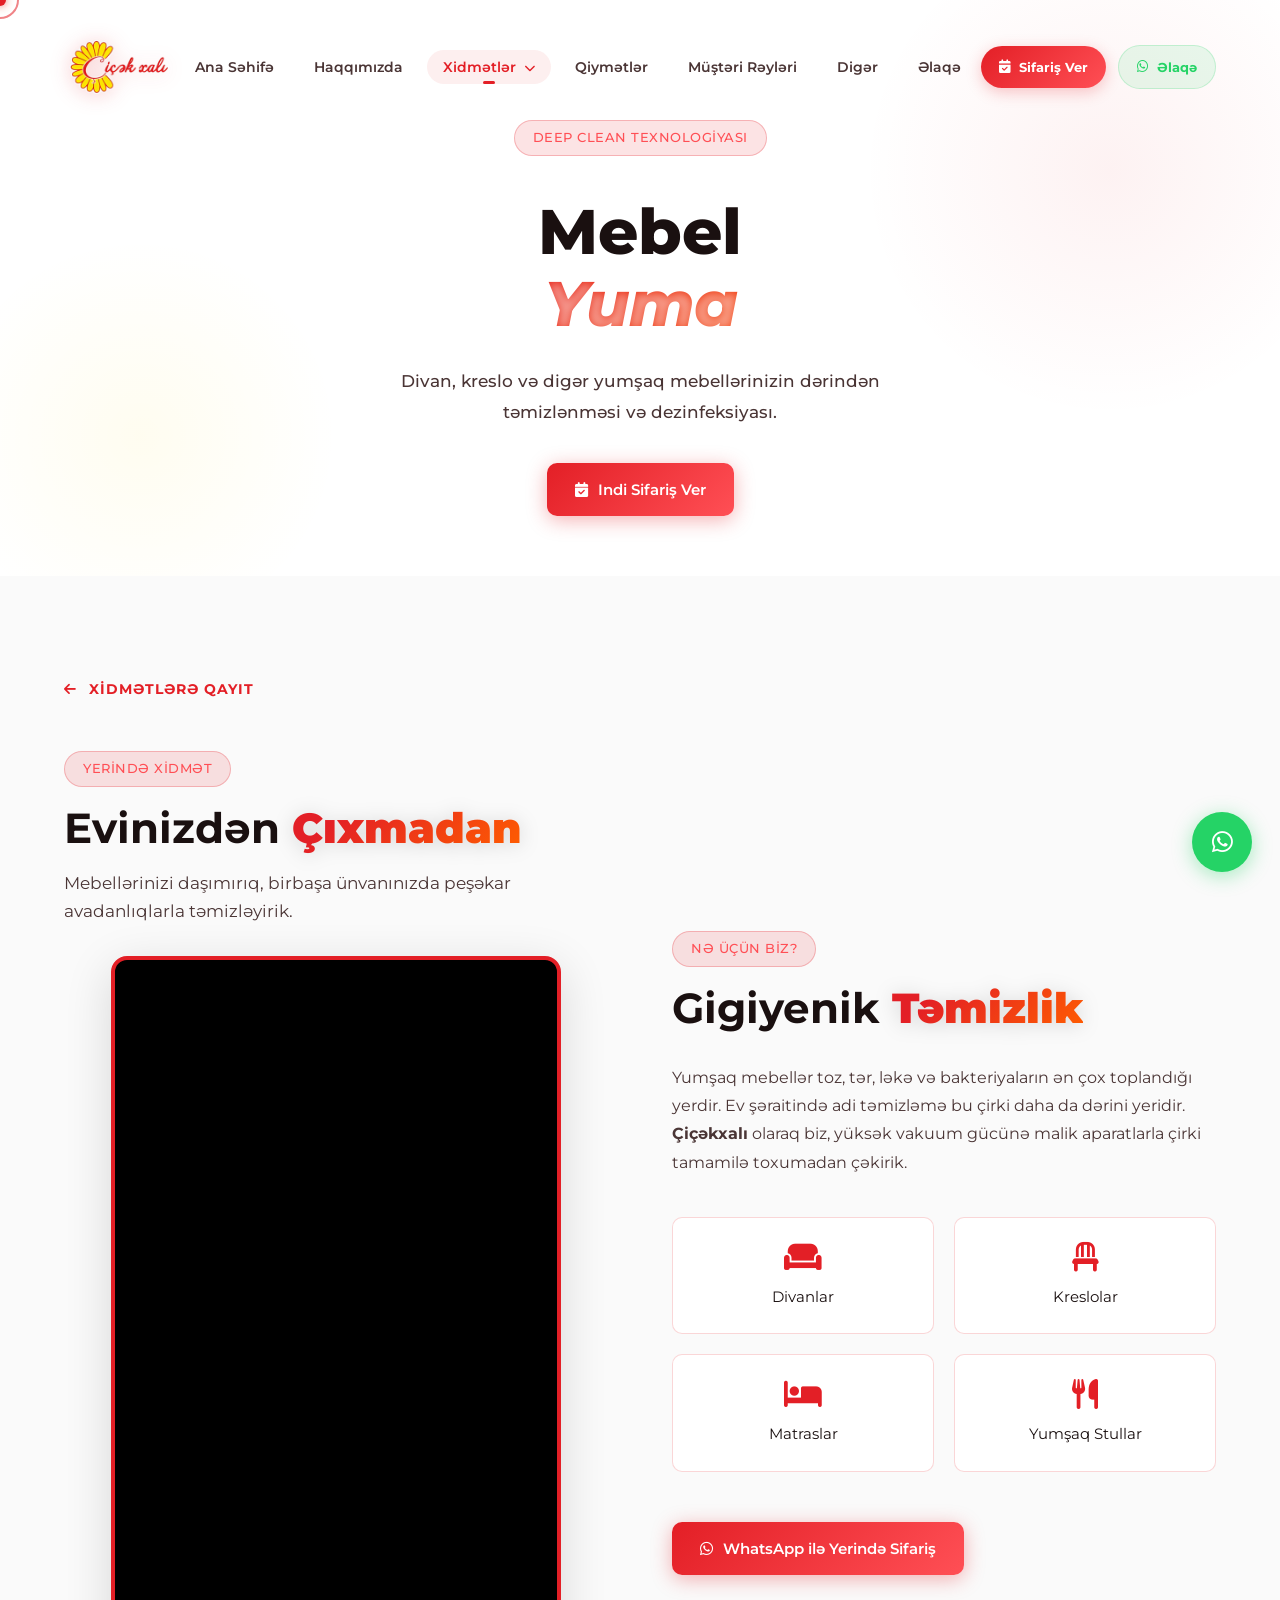
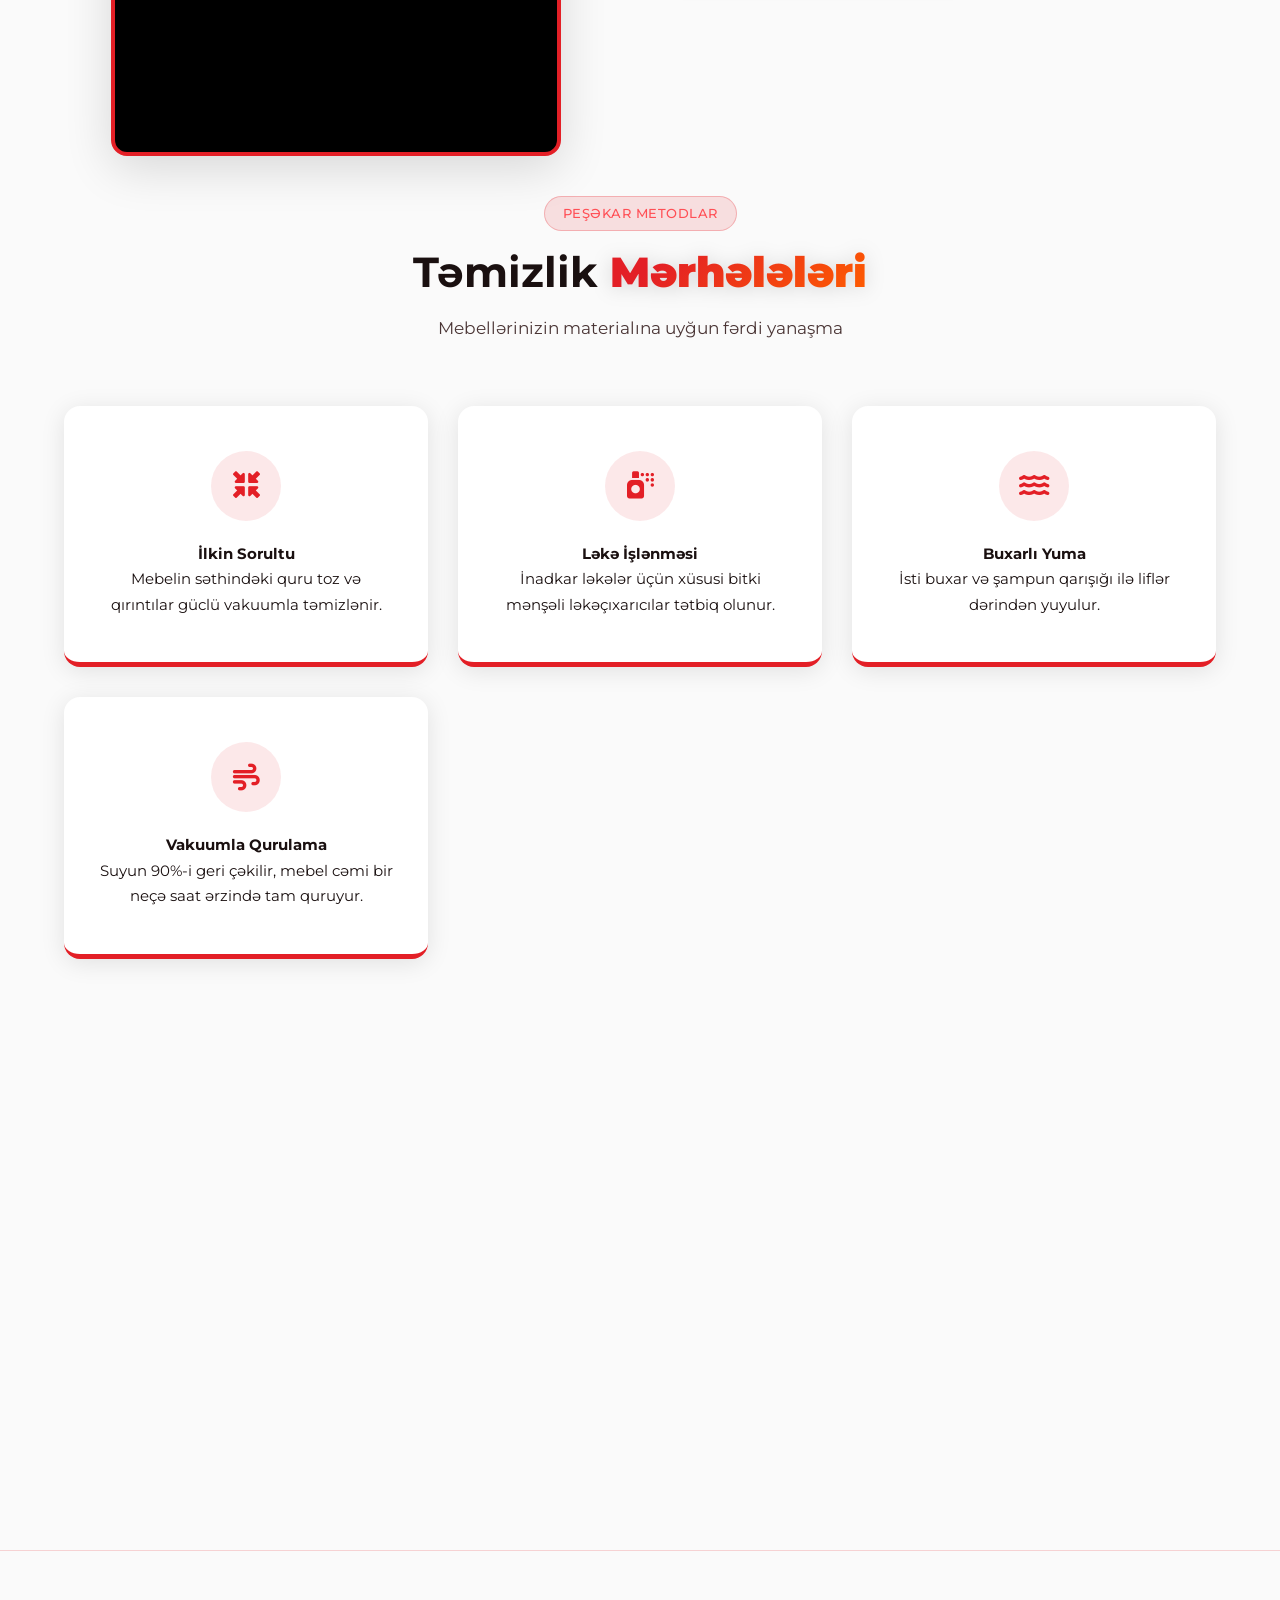
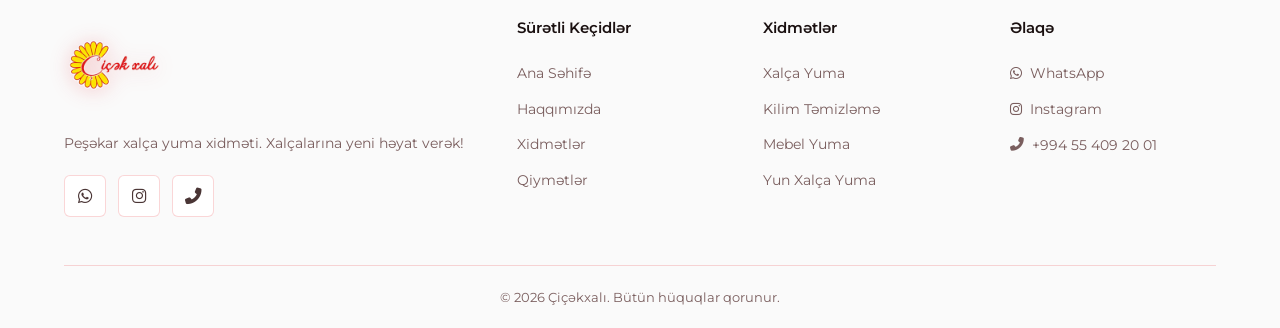
<file: services/mebel-yuma.html>
<!DOCTYPE html>
<html lang="az">

<head>
    <meta charset="UTF-8">
    <meta name="viewport" content="width=device-width, initial-scale=1.0">

    <!-- Disable Browser Cache -->
    <meta http-equiv="Cache-Control" content="no-cache, no-store, must-revalidate">
    <meta http-equiv="Pragma" content="no-cache">
    <meta http-equiv="Expires" content="0">

    <!-- Google tag (gtag.js) -->
    <script async src="https://www.googletagmanager.com/gtag/js?id=G-N8HPVZ7KZC"></script>
    <script>
    window.dataLayer = window.dataLayer || [];
    function gtag(){dataLayer.push(arguments);}
    gtag('js', new Date());

    gtag('config', 'G-N8HPVZ7KZC');
    </script>

    <!-- Primary SEO -->
    <title>Mebel Yuma Xidməti Bakı | Çiçəkxalı</title>
    <meta name="description" content="Çiçəkxalı – Divan, kreslo, matras və yumşaq mebellərin yerində təmizlənməsi. Deep clean texnologiyası ilə 99.9% bakteriya məhvi. Bakıda mebel yuma xidməti. ☎ +994 55 409 20 01">
    <meta name="keywords" content="mebel yuma Bakı, divan yuma, kreslo yuma, matras təmizlənməsi, yumşaq mebel yuma Bakı, mebel dezinfeksiya, çiçəkxalı mebel yuma, sofa cleaning Baku">
    <meta name="author" content="Çiçəkxalı">
    <meta name="robots" content="index, follow">
    <link rel="canonical" href="mebel-yuma.html">

    <!-- Open Graph (Facebook, WhatsApp preview) -->
    <meta property="og:type" content="website">
    <meta property="og:locale" content="az_AZ">
    <meta property="og:site_name" content="Çiçəkxalı">
    <meta property="og:title" content="Mebel Yuma Xidməti Bakı | Çiçəkxalı">
    <meta property="og:description" content="Çiçəkxalı – Divan, kreslo, matras və yumşaq mebellərin yerində təmizlənməsi. Deep clean texnologiyası ilə 99.9% bakteriya məhvi. Bakıda mebel yuma xidməti. ☎ +994 55 409 20 01">
    <meta property="og:url" content="mebel-yuma.html">
    <meta property="og:image" content="../assets/images/mebel.png">
    <meta property="og:image:width" content="1200">
    <meta property="og:image:height" content="630">

    <!-- Twitter Card -->
    <meta name="twitter:card" content="summary_large_image">
    <meta name="twitter:title" content="Mebel Yuma Xidməti Bakı | Çiçəkxalı">
    <meta name="twitter:description" content="Çiçəkxalı – Divan, kreslo, matras və yumşaq mebellərin yerində təmizlənməsi. Deep clean texnologiyası ilə 99.9% bakteriya məhvi. Bakıda mebel yuma xidməti. ☎ +994 55 409 20 01">
    <meta name="twitter:image" content="../assets/images/mebel.png">

    <!-- JSON-LD Structured Data (Local Business) -->
    <script type="application/ld+json">
    {
        "@context": "https://schema.org",
        "@type": "LocalBusiness",
        "name": "Çiçəkxalı",
        "description": "Bakıda peşəkar xalça, kilim, mebel və yun xalça yuma xidməti",
        "url": "../index.html",
        "telephone": "+994554092001",
        "address": {
            "@type": "PostalAddress",
            "addressLocality": "Bakı",
            "addressCountry": "AZ"
        },
        "openingHours": "Mo-Sa 09:00-19:00",
        "priceRange": "₼₼",
        "image": "../assets/images/mebel.png",
        "sameAs": [
            "https://www.instagram.com/cicek_xali",
            "https://wa.me/994554092001"
        ]
    }
    </script>

    <!-- Fonts & Icons -->
    <link rel="preconnect" href="https://fonts.googleapis.com">
    <link rel="preconnect" href="https://fonts.gstatic.com" crossorigin>
    <link href="https://fonts.googleapis.com/css2?family=Montserrat:wght@300;400;500;600;700;800&display=swap" rel="stylesheet">
    <link rel="stylesheet" href="https://cdnjs.cloudflare.com/ajax/libs/font-awesome/6.5.1/css/all.min.css">
    <link rel="icon" type="image/x-icon" href="../assets/images/favicon.ico">
    <link rel="stylesheet" href="../assets/css/style.css">
    <link rel="stylesheet" href="../assets/css/pricing-buttons.css">
    <style>
        .service-page-hero {
            padding: 120px 0 60px;
            background: #ffffff;
            color: var(--text-primary);
            text-align: center;
            position: relative;
            overflow: hidden;
        }

        .service-page-hero::before {
            content: '';
            position: absolute;
            top: -80px;
            right: -80px;
            width: 500px;
            height: 500px;
            background: radial-gradient(circle, rgba(227, 31, 38, 0.06) 0%, transparent 70%);
            pointer-events: none;
        }

        .service-page-hero::after {
            content: '';
            position: absolute;
            bottom: -60px;
            left: -60px;
            width: 400px;
            height: 400px;
            background: radial-gradient(circle, rgba(255, 215, 0, 0.06) 0%, transparent 70%);
            pointer-events: none;
        }

        .video-container {
            position: relative;
            width: 100%;
            max-width: 450px;
            margin: 0 auto;
            border-radius: var(--radius);
            overflow: hidden;
            box-shadow: var(--shadow-lg);
            border: 4px solid var(--primary);
            aspect-ratio: 9/16;
            background: #000;
        }

        .video-container img {
            width: 100%;
            height: 100%;
            object-fit: cover;
        }

        .video-container iframe {
            position: absolute;
            top: 0;
            left: 0;
            width: 100%;
            height: 100%;
        }

        .content-section {
            padding: 100px 0;
        }

        .process-grid {
            display: grid;
            grid-template-columns: repeat(auto-fit, minmax(280px, 1fr));
            gap: 30px;
            margin-top: 60px;
        }

        .process-item {
            background: var(--bg-card);
            padding: 45px 35px;
            border-radius: var(--radius);
            border-bottom: 5px solid var(--primary);
            box-shadow: var(--shadow);
            transition: var(--transition);
            text-align: center;
        }

        .process-item:hover {
            transform: translateY(-8px);
            box-shadow: var(--shadow-lg);
            border-bottom-color: var(--accent);
        }

        .process-icon {
            width: 70px;
            height: 70px;
            background: rgba(227, 31, 38, 0.1);
            border-radius: 50%;
            display: flex;
            align-items: center;
            justify-content: center;
            margin: 0 auto 20px;
            color: var(--primary);
            font-size: 1.8rem;
        }

        .back-btn {
            display: inline-flex;
            align-items: center;
            gap: 12px;
            margin-bottom: 50px;
            color: var(--primary);
            font-weight: 700;
            text-transform: uppercase;
            font-size: 0.9rem;
            letter-spacing: 1px;
        }

        .back-btn:hover {
            gap: 18px;
        }

        .mebel-type-grid {
            display: grid;
            grid-template-columns: repeat(auto-fit, minmax(180px, 1fr));
            gap: 20px;
            margin-top: 40px;
        }

        .mebel-type-card {
            background: white;
            padding: 24px;
            border-radius: var(--radius-sm);
            text-align: center;
            border: 1px solid var(--border);
            transition: var(--transition);
        }

        .mebel-type-card:hover {
            border-color: var(--primary);
            background: var(--bg-card-hover);
        }

        .mebel-type-card i {
            font-size: 2rem;
            color: var(--primary);
            margin-bottom: 12px;
            display: block;
        }
    </style>
</head>

<body>

    <!-- Custom Cursor -->
    <div id="cursor-dot"></div>
    <div id="cursor-ring"></div>

    <!-- Navigation -->
    <nav class="navbar" id="navbar">
        <div class="container nav-container">
            <a href="../index.html" class="logo">
                <img src="../assets/images/image2.png" alt="Çiçək xalı" class="logo-img">
            </a>
            <ul class="nav-links" id="navLinks">
                <li><a href="../index.html#home" class="nav-link">Ana Səhifə</a></li>
                <li><a href="../index.html#about" class="nav-link">Haqqımızda</a></li>
                <li class="has-dropdown">
                    <a href="../index.html#services" class="nav-link active">
                        Xidmətlər <i class="fas fa-chevron-down dropdown-icon"></i>
                    </a>
                    <div class="mega-menu">
                        <div class="mega-menu-header">
                            <h4>Nə Təklif Edirik?</h4>
                            <p>Hər növ xalça və kilim üçün peşəkar təmizləmə xidmətləri</p>
                        </div>
                        <div class="mega-menu-grid">
                            <a href="xalca-yuma.html" class="mega-menu-item">
                                <div class="mega-icon"><i class="fas fa-rug"></i></div>
                                <div class="mega-content">
                                    <h5>Xalça Yuma</h5>
                                    <p>Hər növ xalçaların dərin təmizlənməsi, ləkə çıxarılması və dezinfeksiyası</p>
                                    <span class="mega-link">Ətraflı <i class="fas fa-arrow-right"></i></span>
                                </div>
                            </a>
                            <a href="kilim-temizleme.html" class="mega-menu-item">
                                <div class="mega-icon"><i class="fas fa-scroll"></i></div>
                                <div class="mega-content">
                                    <h5>Kilim Təmizləmə</h5>
                                    <p>İncə və qiymətli kilimlərin xüsusi qayğı ilə təmizlənməsi</p>
                                    <span class="mega-link">Ətraflı <i class="fas fa-arrow-right"></i></span>
                                </div>
                            </a>
                            <a href="mebel-yuma.html" class="mega-menu-item">
                                <div class="mega-icon"><i class="fas fa-couch"></i></div>
                                <div class="mega-content">
                                    <h5>Mebel Təmizləmə</h5>
                                    <p>Divan, kreslo və digər yumşaq mebellərin yerində təmizlənməsi</p>
                                    <span class="mega-link">Ətraflı <i class="fas fa-arrow-right"></i></span>
                                </div>
                            </a>
                            <a href="yun-xalca-yuma.html" class="mega-menu-item">
                                <div class="mega-icon"><i class="fas fa-water"></i></div>
                                <div class="mega-content">
                                    <h5>Yun Xalça Yuma</h5>
                                    <p>Yun xalçaların xüsusi texnologiya ilə zərər vermədən yuyulması</p>
                                    <span class="mega-link">Ətraflı <i class="fas fa-arrow-right"></i></span>
                                </div>
                            </a>
                            <a href="perde-yuma.html" class="mega-menu-item">
                                <div class="mega-icon"><i class="fas fa-soap"></i></div>
                                <div class="mega-content">
                                    <h5>Pərdə Yuma</h5>
                                    <p>Tül, jalüz və qalın pərdələrin zərər görmədən yuyulub qurudulması</p>
                                    <span class="mega-link">Ətraflı <i class="fas fa-arrow-right"></i></span>
                                </div>
                            </a>
                            <a href="yastiq-yuma.html" class="mega-menu-item">
                                <div class="mega-icon"><i class="fas fa-cloud"></i></div>
                                <div class="mega-content">
                                    <h5>Yastıq Yuma</h5>
                                    <p>Tük və sintetik yastıqların antiallergik təmizlənməsi</p>
                                    <span class="mega-link">Ətraflı <i class="fas fa-arrow-right"></i></span>
                                </div>
                            </a>
                            <a href="odeyal-yuma.html" class="mega-menu-item">
                                <div class="mega-icon"><i class="fas fa-layer-group"></i></div>
                                <div class="mega-content">
                                    <h5>Odeyal Yuma</h5>
                                    <p>Hər ölçüdə qış örtükləri və odeyalların xüsusi maşınlarda təmizlənməsi</p>
                                    <span class="mega-link">Ətraflı <i class="fas fa-arrow-right"></i></span>
                                </div>
                            </a>
                            <a href="yorgan-dosek-yuma.html" class="mega-menu-item">
                                <div class="mega-icon"><i class="fas fa-bed"></i></div>
                                <div class="mega-content">
                                    <h5>Yorğan-Döşək Yuma</h5>
                                    <p>Yun, pambıq və ya sintepon olan yorğan-döşəklərin yuyulması</p>
                                    <span class="mega-link">Ətraflı <i class="fas fa-arrow-right"></i></span>
                                </div>
                            </a>
                        </div>
                    </div>
                </li>
                <li><a href="../index.html#pricing" class="nav-link">Qiymətlər</a></li>
                <li><a href="../index.html#reviews" class="nav-link">Müştəri Rəyləri</a></li>
                <li><a href="../index.html#gallery" class="nav-link">Digər</a></li>
                <li><a href="../index.html#contact" class="nav-link">Əlaqə</a></li>
                <li class="mobile-only-ctas">
                    <a href="../contact/contact.html" class="nav-cta order-cta">
                        <i class="fas fa-calendar-check"></i> Sifariş Ver
                    </a>
                    <a href="../contact/contact.html" class="nav-cta wa-cta">
                        <i class="fab fa-whatsapp"></i> Əlaqə
                    </a>
                </li>
            </ul>
            <div class="nav-actions">
                <a href="../contact/contact.html" class="nav-cta order-cta">
                    <i class="fas fa-calendar-check"></i> Sifariş Ver
                </a>
                <a href="../contact/contact.html" class="nav-cta wa-cta">
                    <i class="fab fa-whatsapp"></i> Əlaqə
                </a>
            </div>
            <button class="hamburger" id="hamburger" aria-label="Menu">
                <span class="bar"></span>
                <span class="bar"></span>
                <span class="bar"></span>
            </button>
        </div>
    </nav>

    <!-- Mobile Menu Overlay -->
    <div class="mobile-overlay" id="mobileOverlay"></div>

    <header class="service-page-hero">
        <div class="container" style="position: relative; z-index: 2;">
            <span class="section-badge">Deep Clean Texnologiyası</span>
            <h1 class="hero-title" style="color: var(--text-primary); margin: 24px auto; max-width: 700px; text-align: center;">
                Mebel
                <span style="display: block; background: linear-gradient(135deg, #e31f26 20%, #ff5e00 100%); -webkit-background-clip: text; -webkit-text-fill-color: transparent; background-clip: text; font-style: italic; letter-spacing: -1px;">Yuma</span>
            </h1>
            <p class="hero-subtitle" style="color: var(--text-secondary); margin: 0 auto; max-width: 560px; text-align: center;">
                Divan, kreslo və digər yumşaq mebellərinizin dərindən təmizlənməsi və dezinfeksiyası.
            </p>
            <div style="margin-top: 36px;">
                <a href="../contact/contact.html" class="btn btn-primary">
                    <i class="fas fa-calendar-check"></i> Indi Sifariş Ver
                </a>
            </div>
        </div>
    </header>

    <section class="content-section">
        <div class="container">
            <a href="../index.html#services" class="back-btn"><i class="fas fa-arrow-left"></i> Xidmətlərə qayıt</a>
            
            <div class="about-grid">
                <div class="video-side">
                    <div class="section-header" style="text-align: left; margin-bottom: 30px;">
                        <span class="section-badge">Yerində Xidmət</span>
                        <h2 class="section-title">Evinizdən <span class="text-gradient">Çıxmadan</span></h2>
                        <p class="section-desc" style="margin: 0;">Mebellərinizi daşımırıq, birbaşa ünvanınızda peşəkar avadanlıqlarla təmizləyirik.</p>
                    </div>
                    <div class="video-container">
                        <iframe src="https://www.youtube.com/embed/IM-DrYBMHPo" title="Mebel Yuma" frameborder="0" allow="accelerometer; autoplay; clipboard-write; encrypted-media; gyroscope; picture-in-picture; web-share" allowfullscreen></iframe>
                    </div>
                </div>
                <div class="text-side">
                    <div class="section-header" style="text-align: left; margin-bottom: 30px;">
                        <span class="section-badge">Nə üçün Biz?</span>
                        <h2 class="section-title">Gigiyenik <span class="text-gradient">Təmizlik</span></h2>
                    </div>
                    <p class="about-text">
                        Yumşaq mebellər toz, tər, ləkə və bakteriyaların ən çox toplandığı yerdir. Ev şəraitində adi təmizləmə bu çirki daha da dərini yeridir. <strong>Çiçəkxalı</strong> olaraq biz, yüksək vakuum gücünə malik aparatlarla çirki tamamilə toxumadan çəkirik.
                    </p>
                    
                    <div class="mebel-type-grid">
                        <div class="mebel-type-card">
                            <i class="fas fa-couch"></i>
                            <span>Divanlar</span>
                        </div>
                        <div class="mebel-type-card">
                            <i class="fas fa-chair"></i>
                            <span>Kreslolar</span>
                        </div>
                        <div class="mebel-type-card">
                            <i class="fas fa-bed"></i>
                            <span>Matraslar</span>
                        </div>
                        <div class="mebel-type-card">
                            <i class="fas fa-utensils"></i>
                            <span>Yumşaq Stullar</span>
                        </div>
                    </div>

                    <div style="margin-top: 50px;">
                        <a href="../contact/contact.html" class="btn btn-primary">
                            <i class="fab fa-whatsapp"></i> WhatsApp ilə Yerində Sifariş
                        </a>
                    </div>
                </div>
            </div>

            <div class="process-section" style="margin-top: 40px;">
                <div class="section-header">
                    <span class="section-badge">Peşəkar Metodlar</span>
                    <h2 class="section-title">Təmizlik <span class="text-gradient">Mərhələləri</span></h2>
                    <p class="section-desc">Mebellərinizin materialına uyğun fərdi yanaşma</p>
                </div>
                
                <div class="process-grid">
                    <div class="process-item">
                        <div class="process-icon"><i class="fas fa-compress-arrows-alt"></i></div>
                        <h4>İlkin Sorultu</h4>
                        <p>Mebelin səthindəki quru toz və qırıntılar güclü vakuumla təmizlənir.</p>
                    </div>
                    <div class="process-item">
                        <div class="process-icon"><i class="fas fa-spray-can"></i></div>
                        <h4>Ləkə İşlənməsi</h4>
                        <p>İnadkar ləkələr üçün xüsusi bitki mənşəli ləkəçıxarıcılar tətbiq olunur.</p>
                    </div>
                    <div class="process-item">
                        <div class="process-icon"><i class="fas fa-water"></i></div>
                        <h4>Buxarlı Yuma</h4>
                        <p>İsti buxar və şampun qarışığı ilə liflər dərindən yuyulur.</p>
                    </div>
                    <div class="process-item">
                        <div class="process-icon"><i class="fas fa-wind"></i></div>
                        <h4>Vakuumla Qurulama</h4>
                        <p>Suyun 90%-i geri çəkilir, mebel cəmi bir neçə saat ərzində tam quruyur.</p>
                    </div>
                </div>
            </div>

            <div class="detailed-desc reveal" style="margin-top: 40px; background: rgba(227, 31, 38, 0.03); padding: 40px; border-radius: var(--radius); border: 2px solid var(--border);">
                <div class="section-header" style="text-align: left; margin-bottom: 40px;">
                    <span class="section-badge">Sağlamlıq Üçün</span>
                    <h2 class="section-title">Niyə Matras və Divan <span class="text-gradient">Yumalısınız</span>?</h2>
                </div>
                <div style="line-height: 2; color: var(--text-secondary); font-size: 1.1rem;">
                    <p style="margin-bottom: 30px;">
                        İnsan gününün orta hesabla 8 saatını matrasda, bir neçə saatını isə divanda keçirir. Bu zaman ərzində tökülən dəri qalıqları toz gənələri (mites) üçün əla mühit yaradır. Bu isə allergik reaksiyalara, asmaya və dəri xəstəliklərinə səbəb ola bilər.
                    </p>
                    <p style="margin-bottom: 30px;">
                        <strong>Çiçəkxalı</strong> təmizlikdə sadəcə vizual gözəlliyi deyil, həm də tam dezinfeksiyanı hədəfləyir. Bizim istifadə etdiyimiz Kärcher avadanlıqları çirki ən dərindən çəkərək ailənizin sağlamlığını qoruyur.
                    </p>
                    <div style="display: grid; grid-template-columns: repeat(auto-fit, minmax(220px, 1fr)); gap: 20px; margin-top: 30px;">
                        <span style="display: flex; align-items: center; gap: 12px; font-weight: 700; color: var(--text-primary);"><i class="fas fa-shield-virus" style="color: var(--primary);"></i> 99.9% Bakteriya məhvi</span>
                        <span style="display: flex; align-items: center; gap: 12px; font-weight: 700; color: var(--text-primary);"><i class="fas fa-wind" style="color: var(--primary);"></i> Pis qoxuların silinməsi</span>
                        <span style="display: flex; align-items: center; gap: 12px; font-weight: 700; color: var(--text-primary);"><i class="fas fa-magic" style="color: var(--primary);"></i> Rənglərin canlanması</span>
                    </div>
                </div>
            </div>
        </div>
    </section>

    <!-- Footer -->
    <footer class="footer">
        <div class="container">
            <div class="footer-grid">
                <div class="footer-brand">
                    <a href="../index.html#home" class="logo">
                        <img src="../assets/images/image2.png" alt="Çiçək xalı" class="logo-img">
                    </a>
                    <p>Peşəkar xalça yuma xidməti. Xalçalarına yeni həyat verək!</p>
                    <div class="footer-socials">
                        <a href="https://wa.me/994554092001" target="_blank" rel="noopener" aria-label="WhatsApp"><i
                                class="fab fa-whatsapp"></i></a>
                        <a href="https://www.instagram.com/cicek_xali" target="_blank" rel="noopener"
                            aria-label="Instagram"><i class="fab fa-instagram"></i></a>
                        <a href="tel:+994554092001" aria-label="Telefon"><i class="fas fa-phone-alt"></i></a>
                    </div>
                </div>
                <div class="footer-links-group">
                    <h4>Sürətli Keçidlər</h4>
                    <ul class="footer-links">
                        <li><a href="../index.html#home">Ana Səhifə</a></li>
                        <li><a href="../index.html#about">Haqqımızda</a></li>
                        <li><a href="../index.html#services">Xidmətlər</a></li>
                        <li><a href="../index.html#pricing">Qiymətlər</a></li>
                    </ul>
                </div>
                <div class="footer-links-group">
                    <h4>Xidmətlər</h4>
                    <ul class="footer-links">
                        <li><a href="xalca-yuma.html">Xalça Yuma</a></li>
                        <li><a href="kilim-temizleme.html">Kilim Təmizləmə</a></li>
                        <li><a href="mebel-yuma.html">Mebel Yuma</a></li>
                        <li><a href="yun-xalca-yuma.html">Yun Xalça Yuma</a></li>
                    </ul>
                </div>
                <div class="footer-links-group">
                    <h4>Əlaqə</h4>
                    <ul class="footer-links">
                        <li><a href="https://wa.me/994554092001" target="_blank" rel="noopener"><i
                                    class="fab fa-whatsapp"></i> WhatsApp</a></li>
                        <li><a href="https://www.instagram.com/cicek_xali" target="_blank" rel="noopener"><i
                                    class="fab fa-instagram"></i> Instagram</a></li>
                        <li><a href="tel:+994554092001"><i class="fas fa-phone-alt"></i> +994 55 409 20 01</a></li>
                    </ul>
                </div>
            </div>
            <div class="footer-bottom">
                <p>&copy; 2026 Çiçəkxalı. Bütün hüquqlar qorunur.</p>
            </div>
        </div>
    </footer>

    <!-- Floating WhatsApp Button -->
    <a href="https://wa.me/994554092001?text=Salam!%20Xalça%20yuma%20xidməti%20haqqında%20məlumat%20almaq%20istəyirəm"
        class="floating-whatsapp" target="_blank" rel="noopener" aria-label="WhatsApp ilə əlaqə" id="floating-whatsapp">
        <i class="fab fa-whatsapp"></i>
        <span class="floating-tooltip">WhatsApp ilə yazın</span>
    </a>

    <script src="../assets/js/script.js"></script>
</body>

</html>
</file>
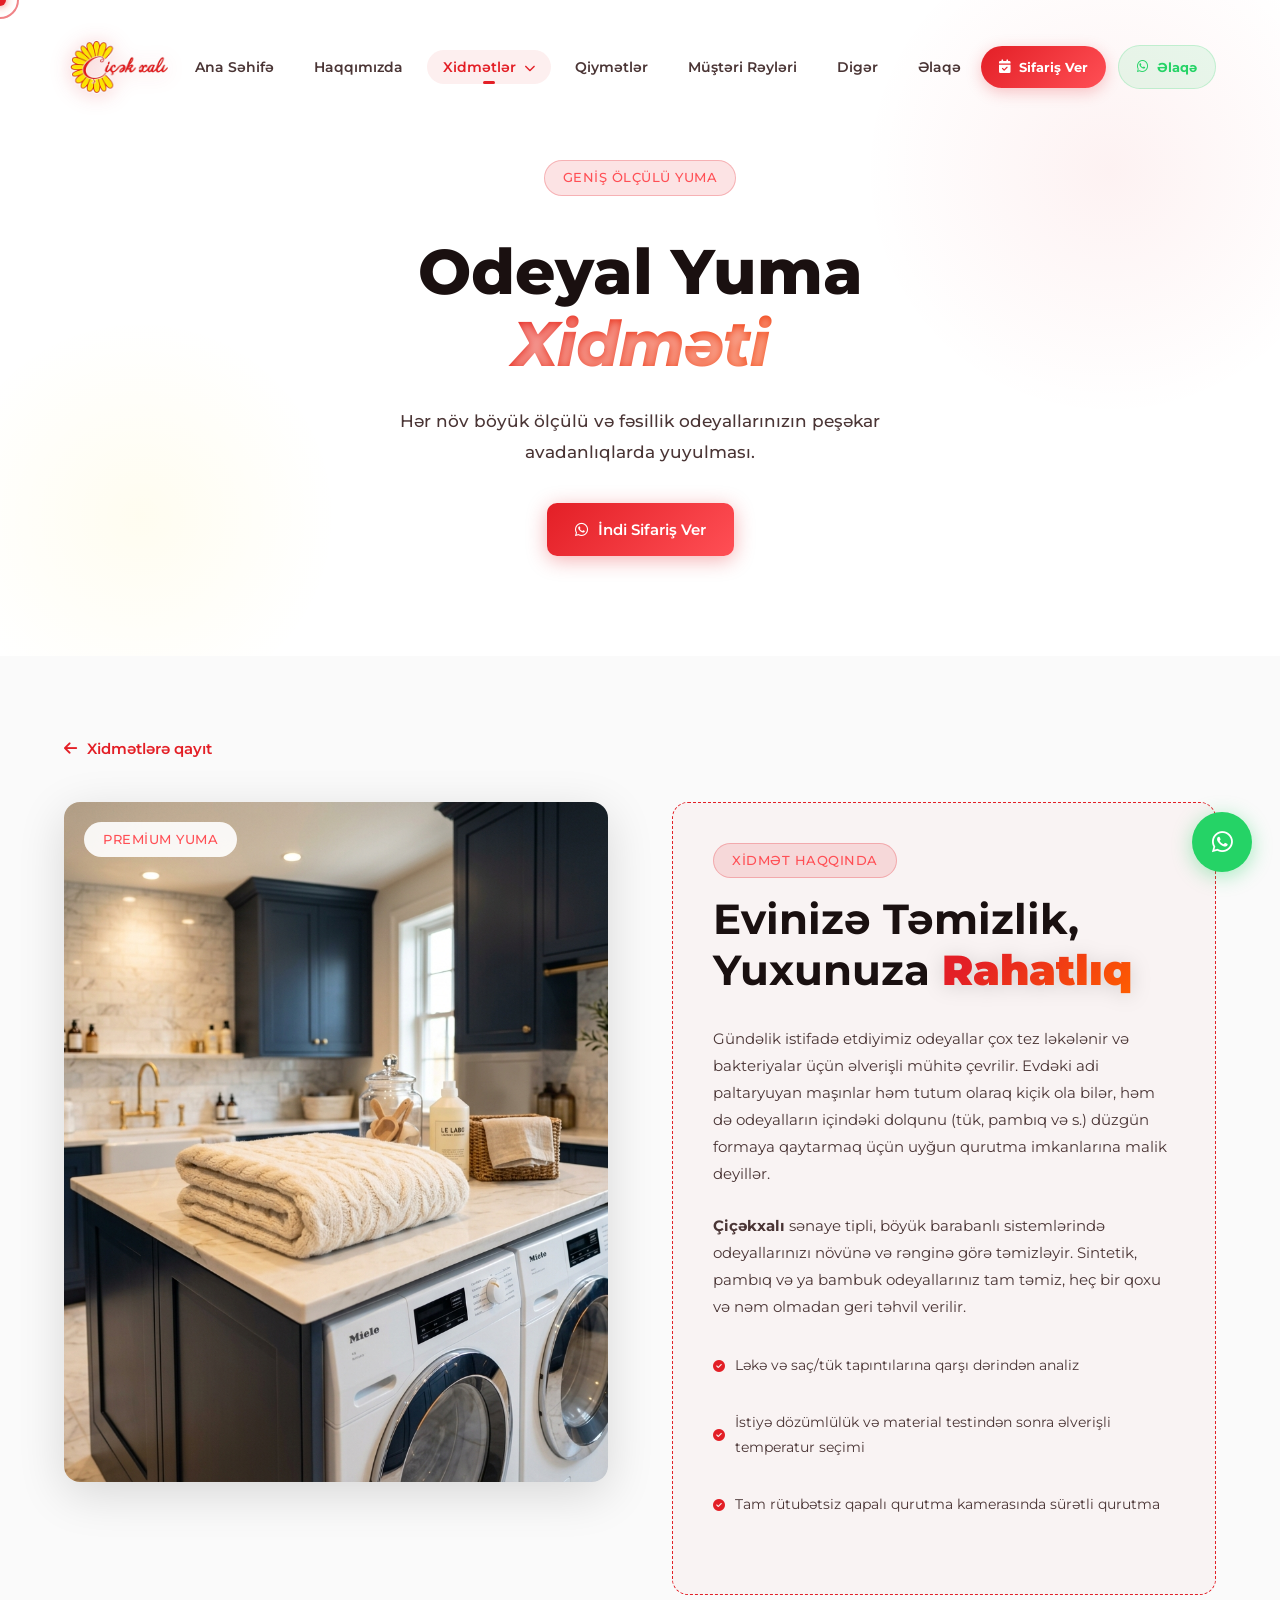
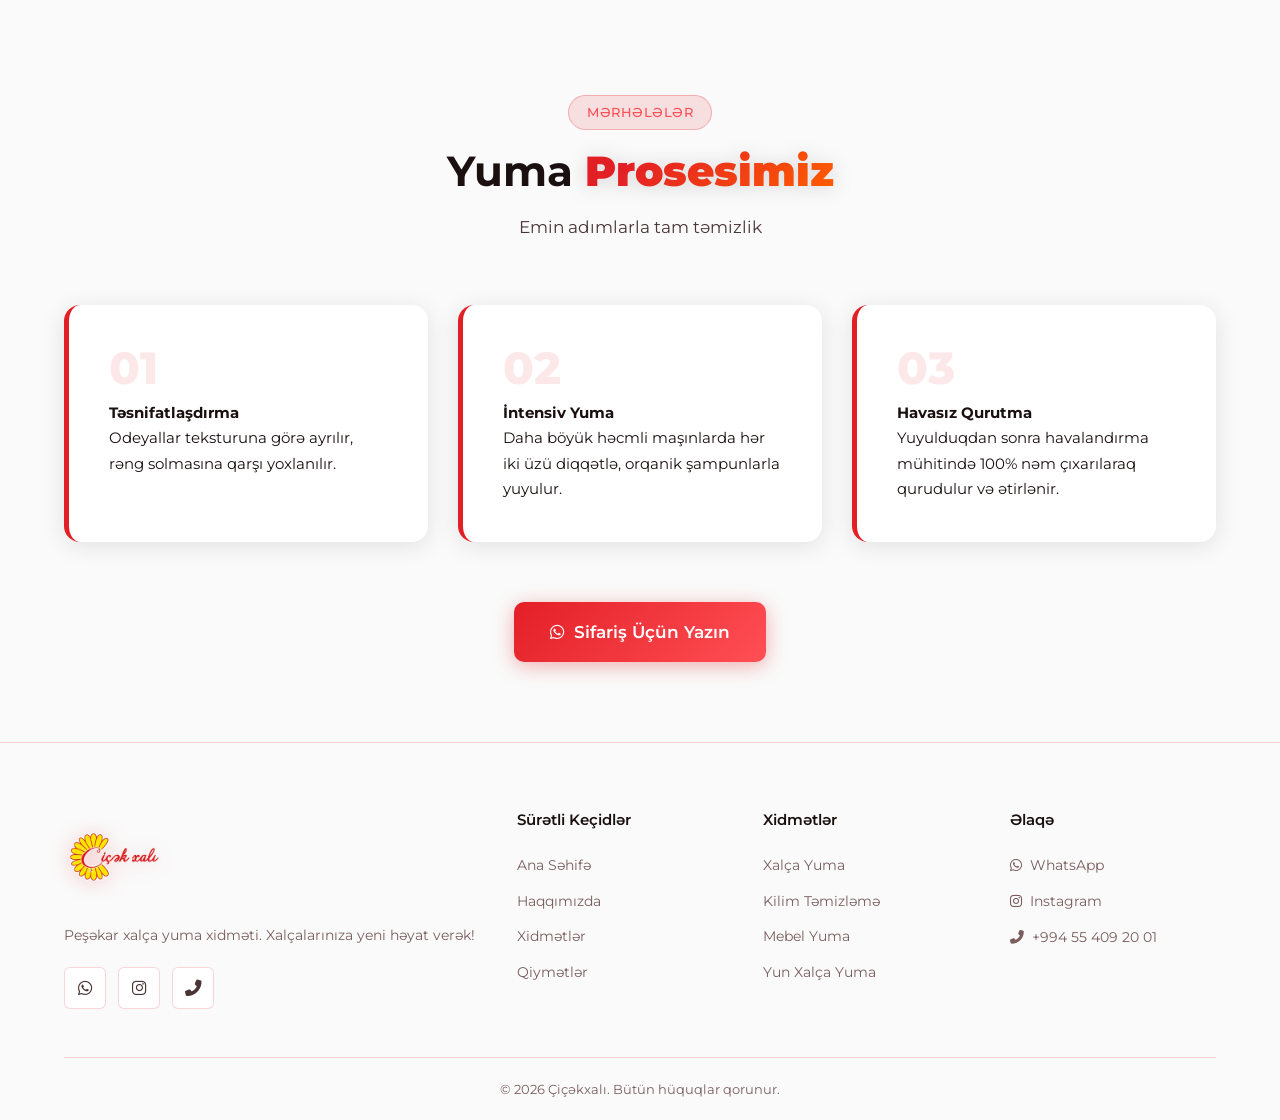
<file: services/odeyal-yuma.html>
<!DOCTYPE html>
<html lang="az">

<head>
    <meta charset="UTF-8">
    <meta name="viewport" content="width=device-width, initial-scale=1.0">

    <!-- Disable Browser Cache -->
    <meta http-equiv="Cache-Control" content="no-cache, no-store, must-revalidate">
    <meta http-equiv="Pragma" content="no-cache">
    <meta http-equiv="Expires" content="0">

    <!-- Google tag (gtag.js) -->
    <script async src="https://www.googletagmanager.com/gtag/js?id=G-N8HPVZ7KZC"></script>
    <script>
    window.dataLayer = window.dataLayer || [];
    function gtag(){dataLayer.push(arguments);}
    gtag('js', new Date());

    gtag('config', 'G-N8HPVZ7KZC');
    </script>

    <!-- Primary SEO -->
    <title>Odeyal Yuma Xidməti Bakı | Çiçəkxalı</title>
    <meta name="description" content="Çiçəkxalı – Bakıda peşəkar odeyal və örtüklərin yuma xidməti. Qış örtüklərinin və odeyalların təmizlənməsi. ☎ +994 55 409 20 01">
    <meta name="keywords" content="odeyal yuma Bakı, odeyal yuma xidməti, qış örtüklərinin yuyulması, peşəkar odeyal yuma, adyal yuma, adiyal yuma">
    <meta name="author" content="Çiçəkxalı">
    <meta name="robots" content="index, follow">
    <link rel="canonical" href="odeyal-yuma.html">

    <!-- Open Graph (Facebook, WhatsApp preview) -->
    <meta property="og:type" content="website">
    <meta property="og:locale" content="az_AZ">
    <meta property="og:site_name" content="Çiçəkxalı">
    <meta property="og:title" content="Odeyal Yuma Xidməti Bakı | Çiçəkxalı">
    <meta property="og:description" content="Çiçəkxalı – Bakıda peşəkar odeyal və örtüklərin yuma xidməti. Qış örtüklərinin və odeyalların təmizlənməsi. ☎ +994 55 409 20 01">
    <meta property="og:url" content="odeyal-yuma.html">
    <meta property="og:image" content="../assets/images/main1.jpg">
    <meta property="og:image:width" content="1200">
    <meta property="og:image:height" content="630">

    <!-- Twitter Card -->
    <meta name="twitter:card" content="summary_large_image">
    <meta name="twitter:title" content="Odeyal Yuma Xidməti Bakı | Çiçəkxalı">
    <meta name="twitter:description" content="Çiçəkxalı – Bakıda peşəkar odeyal və örtüklərin yuma xidməti. Qış örtüklərinin və odeyalların təmizlənməsi. ☎ +994 55 409 20 01">
    <meta name="twitter:image" content="../assets/images/main1.jpg">

    <!-- JSON-LD Structured Data (Local Business) -->
    <script type="application/ld+json">
    {
        "@context": "https://schema.org",
        "@type": "LocalBusiness",
        "name": "Çiçəkxalı",
        "description": "Bakıda peşəkar xalça, kilim, mebel və yun xalça yuma xidməti",
        "url": "../index.html",
        "telephone": "+994554092001",
        "address": {
            "@type": "PostalAddress",
            "addressLocality": "Bakı",
            "addressCountry": "AZ"
        },
        "openingHours": "Mo-Sa 09:00-19:00",
        "priceRange": "₼₼",
        "image": "../assets/images/main1.jpg",
        "sameAs": [
            "https://www.instagram.com/cicek_xali",
            "https://wa.me/994554092001"
        ]
    }
    </script>

    <!-- Fonts & Icons -->
    <link rel="preconnect" href="https://fonts.googleapis.com">
    <link rel="preconnect" href="https://fonts.gstatic.com" crossorigin>
    <link href="https://fonts.googleapis.com/css2?family=Montserrat:wght@300;400;500;600;700;800&display=swap" rel="stylesheet">
    <link rel="stylesheet" href="https://cdnjs.cloudflare.com/ajax/libs/font-awesome/6.5.1/css/all.min.css">
    <link rel="icon" type="image/x-icon" href="../assets/images/favicon.ico">
    <link rel="stylesheet" href="../assets/css/style.css">
    <link rel="stylesheet" href="../assets/css/pricing-buttons.css">
    <style>
        .service-page-hero {
            padding: 160px 0 100px;
            background: #ffffff;
            color: var(--text-primary);
            text-align: center;
            position: relative;
            overflow: hidden;
        }

        .service-page-hero::before {
            content: '';
            position: absolute;
            top: -80px;
            right: -80px;
            width: 500px;
            height: 500px;
            background: radial-gradient(circle, rgba(227, 31, 38, 0.06) 0%, transparent 70%);
            pointer-events: none;
        }

        .service-page-hero::after {
            content: '';
            position: absolute;
            bottom: -60px;
            left: -60px;
            width: 400px;
            height: 400px;
            background: radial-gradient(circle, rgba(255, 215, 0, 0.06) 0%, transparent 70%);
            pointer-events: none;
        }

        .content-section {
            padding: 80px 0;
        }

        .process-grid {
            display: grid;
            grid-template-columns: repeat(auto-fit, minmax(250px, 1fr));
            gap: 30px;
            margin-top: 50px;
        }

        .process-item {
            background: var(--bg-card);
            padding: 40px;
            border-radius: var(--radius);
            border-left: 5px solid var(--primary);
            box-shadow: var(--shadow);
            transition: var(--transition);
        }

        .process-item:hover {
            transform: translateY(-5px);
            box-shadow: var(--shadow-lg);
        }

        .process-number {
            font-size: 3rem;
            font-weight: 800;
            color: rgba(227, 31, 38, 0.1);
            line-height: 1;
            margin-bottom: 10px;
        }

        .back-btn {
            display: inline-flex;
            align-items: center;
            gap: 10px;
            margin-bottom: 40px;
            color: var(--primary);
            font-weight: 600;
        }

        .back-btn:hover {
            gap: 15px;
        }
    </style>
</head>

<body>

    <!-- Custom Cursor -->
    <div id="cursor-dot"></div>
    <div id="cursor-ring"></div>

    <!-- Navigation -->
    <nav class="navbar" id="navbar">
        <div class="container nav-container">
            <a href="../index.html" class="logo">
                <img src="../assets/images/image2.png" alt="Çiçək xalı" class="logo-img">
            </a>
            <ul class="nav-links" id="navLinks">
                <li><a href="../index.html#home" class="nav-link">Ana Səhifə</a></li>
                <li><a href="../index.html#about" class="nav-link">Haqqımızda</a></li>
                <li class="has-dropdown">
                    <a href="../index.html#services" class="nav-link active">
                        Xidmətlər <i class="fas fa-chevron-down dropdown-icon"></i>
                    </a>
                    <div class="mega-menu">
                        <div class="mega-menu-header">
                            <h4>Nə Təklif Edirik?</h4>
                            <p>Hər növ xalça və kilim üçün peşəkar təmizləmə xidmətləri</p>
                        </div>
                        <div class="mega-menu-grid">
                            <a href="xalca-yuma.html" class="mega-menu-item">
                                <div class="mega-icon"><i class="fas fa-rug"></i></div>
                                <div class="mega-content">
                                    <h5>Xalça Yuma</h5>
                                    <p>Hər növ xalçaların dərin təmizlənməsi, ləkə çıxarılması və dezinfeksiyası</p>
                                    <span class="mega-link">Ətraflı <i class="fas fa-arrow-right"></i></span>
                                </div>
                            </a>
                            <a href="kilim-temizleme.html" class="mega-menu-item">
                                <div class="mega-icon"><i class="fas fa-scroll"></i></div>
                                <div class="mega-content">
                                    <h5>Kilim Təmizləmə</h5>
                                    <p>İncə və qiymətli kilimlərin xüsusi qayğı ilə təmizlənməsi</p>
                                    <span class="mega-link">Ətraflı <i class="fas fa-arrow-right"></i></span>
                                </div>
                            </a>
                            <a href="mebel-yuma.html" class="mega-menu-item">
                                <div class="mega-icon"><i class="fas fa-couch"></i></div>
                                <div class="mega-content">
                                    <h5>Mebel Təmizləmə</h5>
                                    <p>Divan, kreslo və digər yumşaq mebellərin yerində təmizlənməsi</p>
                                    <span class="mega-link">Ətraflı <i class="fas fa-arrow-right"></i></span>
                                </div>
                            </a>
                            <a href="yun-xalca-yuma.html" class="mega-menu-item">
                                <div class="mega-icon"><i class="fas fa-water"></i></div>
                                <div class="mega-content">
                                    <h5>Yun Xalça Yuma</h5>
                                    <p>Yun xalçaların xüsusi texnologiya ilə zərər vermədən yuyulması</p>
                                    <span class="mega-link">Ətraflı <i class="fas fa-arrow-right"></i></span>
                                </div>
                            </a>
                            <a href="perde-yuma.html" class="mega-menu-item">
                                <div class="mega-icon"><i class="fas fa-soap"></i></div>
                                <div class="mega-content">
                                    <h5>Pərdə Yuma</h5>
                                    <p>Tül, jalüz və qalın pərdələrin zərər görmədən yuyulub qurudulması</p>
                                    <span class="mega-link">Ətraflı <i class="fas fa-arrow-right"></i></span>
                                </div>
                            </a>
                            <a href="yastiq-yuma.html" class="mega-menu-item">
                                <div class="mega-icon"><i class="fas fa-cloud"></i></div>
                                <div class="mega-content">
                                    <h5>Yastıq Yuma</h5>
                                    <p>Tük və sintetik yastıqların antiallergik təmizlənməsi</p>
                                    <span class="mega-link">Ətraflı <i class="fas fa-arrow-right"></i></span>
                                </div>
                            </a>
                            <a href="odeyal-yuma.html" class="mega-menu-item">
                                <div class="mega-icon"><i class="fas fa-layer-group"></i></div>
                                <div class="mega-content">
                                    <h5>Odeyal Yuma</h5>
                                    <p>Hər ölçüdə qış örtükləri və odeyalların xüsusi maşınlarda təmizlənməsi</p>
                                    <span class="mega-link">Ətraflı <i class="fas fa-arrow-right"></i></span>
                                </div>
                            </a>
                            <a href="yorgan-dosek-yuma.html" class="mega-menu-item">
                                <div class="mega-icon"><i class="fas fa-bed"></i></div>
                                <div class="mega-content">
                                    <h5>Yorğan-Döşək Yuma</h5>
                                    <p>Yun, pambıq və ya sintepon olan yorğan-döşəklərin yuyulması</p>
                                    <span class="mega-link">Ətraflı <i class="fas fa-arrow-right"></i></span>
                                </div>
                            </a>
                        </div>
                    </div>
                </li>
                <li><a href="../index.html#pricing" class="nav-link">Qiymətlər</a></li>
                <li><a href="../index.html#reviews" class="nav-link">Müştəri Rəyləri</a></li>
                <li><a href="../index.html#gallery" class="nav-link">Digər</a></li>
                <li><a href="../index.html#contact" class="nav-link">Əlaqə</a></li>
                <li class="mobile-only-ctas">
                    <a href="../contact/contact.html" class="nav-cta order-cta">
                        <i class="fas fa-calendar-check"></i> Sifariş Ver
                    </a>
                    <a href="../contact/contact.html" class="nav-cta wa-cta">
                        <i class="fab fa-whatsapp"></i> Əlaqə
                    </a>
                </li>
            </ul>
            <div class="nav-actions">
                <a href="../contact/contact.html" class="nav-cta order-cta">
                    <i class="fas fa-calendar-check"></i> Sifariş Ver
                </a>
                <a href="../contact/contact.html" class="nav-cta wa-cta">
                    <i class="fab fa-whatsapp"></i> Əlaqə
                </a>
            </div>
            <button class="hamburger" id="hamburger" aria-label="Menu">
                <span class="bar"></span>
                <span class="bar"></span>
                <span class="bar"></span>
            </button>
        </div>
    </nav>

    <!-- Mobile Menu Overlay -->
    <div class="mobile-overlay" id="mobileOverlay"></div>

    <header class="service-page-hero">
        <div class="container" style="position: relative; z-index: 2;">
            <span class="section-badge">Geniş Ölçülü Yuma</span>
            <h1 class="hero-title" style="color: var(--text-primary); margin: 24px auto; max-width: 700px; text-align: center;">
                Odeyal Yuma
                <span style="display: block; background: linear-gradient(135deg, #e31f26 20%, #ff5e00 100%); -webkit-background-clip: text; -webkit-text-fill-color: transparent; background-clip: text; font-style: italic; letter-spacing: -1px;">Xidməti</span>
            </h1>
            <p class="hero-subtitle" style="color: var(--text-secondary); margin: 0 auto; max-width: 560px; text-align: center;">
                Hər növ böyük ölçülü və fəsillik odeyallarınızın peşəkar avadanlıqlarda yuyulması.
            </p>
            <div style="margin-top: 36px;">
                <a href="../contact/contact.html" class="btn btn-primary">
                    <i class="fab fa-whatsapp"></i> İndi Sifariş Ver
                </a>
            </div>
        </div>
    </header>

    <section class="content-section">
        <div class="container">
            <a href="../index.html#services" class="back-btn"><i class="fas fa-arrow-left"></i> Xidmətlərə qayıt</a>
            
            <div class="about-grid" style="margin-bottom: 80px; align-items: start;">
                <div class="image-side" style="position: relative;">
                    <span class="section-badge" style="position: absolute; top: 20px; left: 20px; z-index: 2; background: rgba(255,255,255,0.9); border-color: transparent;">Premium Yuma</span>
                    <img src="../assets/images/odeyal.png" alt="Odeyal Yuma Xidməti" style="width: 100%; border-radius: var(--radius); box-shadow: var(--shadow-lg); object-fit: cover; aspect-ratio: 4/5;">
                </div>
                <div class="text-side detailed-desc" style="background: rgba(227, 31, 38, 0.03); padding: 40px; border-radius: var(--radius); border: 1px dashed var(--primary); height: 100%;">
                    <div class="section-header" style="text-align: left; margin-bottom: 30px;">
                        <span class="section-badge">Xidmət Haqqında</span>
                        <h2 class="section-title">Evinizə Təmizlik, Yuxunuza <span class="text-gradient">Rahatlıq</span></h2>
                    </div>
                    <div style="line-height: 1.8; color: var(--text-secondary);">
                        <p style="margin-bottom: 25px;">
                            Gündəlik istifadə etdiyimiz odeyallar çox tez ləkələnir və bakteriyalar üçün əlverişli mühitə çevrilir. Evdəki adi paltaryuyan maşınlar həm tutum olaraq kiçik ola bilər, həm də odeyalların içindəki dolqunu (tük, pambıq və s.) düzgün formaya qaytarmaq üçün uyğun qurutma imkanlarına malik deyillər.
                        </p>
                        <p style="margin-bottom: 25px;">
                            <strong>Çiçəkxalı</strong> sənaye tipli, böyük barabanlı sistemlərində odeyallarınızı növünə və rənginə görə təmizləyir. Sintetik, pambıq və ya bambuk odeyallarınız tam təmiz, heç bir qoxu və nəm olmadan geri təhvil verilir.
                        </p>
                        
                        <ul class="price-features" style="margin-top: 20px; display: grid; gap: 15px;">
                            <li><i class="fas fa-check-circle" style="color: var(--primary);"></i> Ləkə və saç/tük tapıntılarına qarşı dərindən analiz</li>
                            <li><i class="fas fa-check-circle" style="color: var(--primary);"></i> İstiyə dözümlülük və material testindən sonra əlverişli temperatur seçimi</li>
                            <li><i class="fas fa-check-circle" style="color: var(--primary);"></i> Tam rütubətsiz qapalı qurutma kamerasında sürətli qurutma</li>
                        </ul>
                    </div>
                </div>
            </div>

            <div class="process-section" style="margin-top: 100px;">
                <div class="section-header">
                    <span class="section-badge">Mərhələlər</span>
                    <h2 class="section-title">Yuma <span class="text-gradient">Prosesimiz</span></h2>
                    <p class="section-desc">Emin adımlarla tam təmizlik</p>
                </div>
                
                <div class="process-grid">
                    <div class="process-item">
                        <div class="process-number">01</div>
                        <h4>Təsnifatlaşdırma</h4>
                        <p>Odeyallar teksturuna görə ayrılır, rəng solmasına qarşı yoxlanılır.</p>
                    </div>
                    <div class="process-item">
                        <div class="process-number">02</div>
                        <h4>İntensiv Yuma</h4>
                        <p>Daha böyük həcmli maşınlarda hər iki üzü diqqətlə, orqanik şampunlarla yuyulur.</p>
                    </div>
                    <div class="process-item">
                        <div class="process-number">03</div>
                        <h4>Havasız Qurutma</h4>
                        <p>Yuyulduqdan sonra havalandırma mühitində 100% nəm çıxarılaraq qurudulur və ətirlənir.</p>
                    </div>
                </div>
            </div>
            
            <div style="margin-top: 60px; text-align: center;">
                <a href="../contact/contact.html" class="btn btn-primary" style="padding: 16px 36px; font-size: 1.1rem;">
                    <i class="fab fa-whatsapp"></i> Sifariş Üçün Yazın
                </a>
            </div>

        </div>
    </section>

    <!-- Footer -->
    <footer class="footer">
        <div class="container">
            <div class="footer-grid">
                <div class="footer-brand">
                    <a href="../index.html#home" class="logo">
                        <img src="../assets/images/image2.png" alt="Çiçək xalı" class="logo-img">
                    </a>
                    <p>Peşəkar xalça yuma xidməti. Xalçalarınıza yeni həyat verək!</p>
                    <div class="footer-socials">
                        <a href="https://wa.me/994554092001" target="_blank" rel="noopener" aria-label="WhatsApp"><i
                                class="fab fa-whatsapp"></i></a>
                        <a href="https://www.instagram.com/cicek_xali" target="_blank" rel="noopener"
                            aria-label="Instagram"><i class="fab fa-instagram"></i></a>
                        <a href="tel:+994554092001" aria-label="Telefon"><i class="fas fa-phone-alt"></i></a>
                    </div>
                </div>
                <div class="footer-links-group">
                    <h4>Sürətli Keçidlər</h4>
                    <ul class="footer-links">
                        <li><a href="../index.html#home">Ana Səhifə</a></li>
                        <li><a href="../index.html#about">Haqqımızda</a></li>
                        <li><a href="../index.html#services">Xidmətlər</a></li>
                        <li><a href="../index.html#pricing">Qiymətlər</a></li>
                    </ul>
                </div>
                <div class="footer-links-group">
                    <h4>Xidmətlər</h4>
                    <ul class="footer-links">
                        <li><a href="xalca-yuma.html">Xalça Yuma</a></li>
                        <li><a href="kilim-temizleme.html">Kilim Təmizləmə</a></li>
                        <li><a href="mebel-yuma.html">Mebel Yuma</a></li>
                        <li><a href="yun-xalca-yuma.html">Yun Xalça Yuma</a></li>
                    </ul>
                </div>
                <div class="footer-links-group">
                    <h4>Əlaqə</h4>
                    <ul class="footer-links">
                        <li><a href="https://wa.me/994554092001" target="_blank" rel="noopener"><i
                                    class="fab fa-whatsapp"></i> WhatsApp</a></li>
                        <li><a href="https://www.instagram.com/cicek_xali" target="_blank" rel="noopener"><i
                                    class="fab fa-instagram"></i> Instagram</a></li>
                        <li><a href="tel:+994554092001"><i class="fas fa-phone-alt"></i> +994 55 409 20 01</a></li>
                    </ul>
                </div>
            </div>
            <div class="footer-bottom">
                <p>&copy; 2026 Çiçəkxalı. Bütün hüquqlar qorunur.</p>
            </div>
        </div>
    </footer>

    <!-- Floating WhatsApp Button -->
    <a href="https://wa.me/994554092001?text=Salam!%20Xalça%20yuma%20xidməti%20haqqında%20məlumat%20almaq%20istəyirəm"
        class="floating-whatsapp" target="_blank" rel="noopener" aria-label="WhatsApp ilə əlaqə" id="floating-whatsapp">
        <i class="fab fa-whatsapp"></i>
        <span class="floating-tooltip">WhatsApp ilə yazın</span>
    </a>

    <script src="../assets/js/script.js"></script>
</body>

</html>
</file>
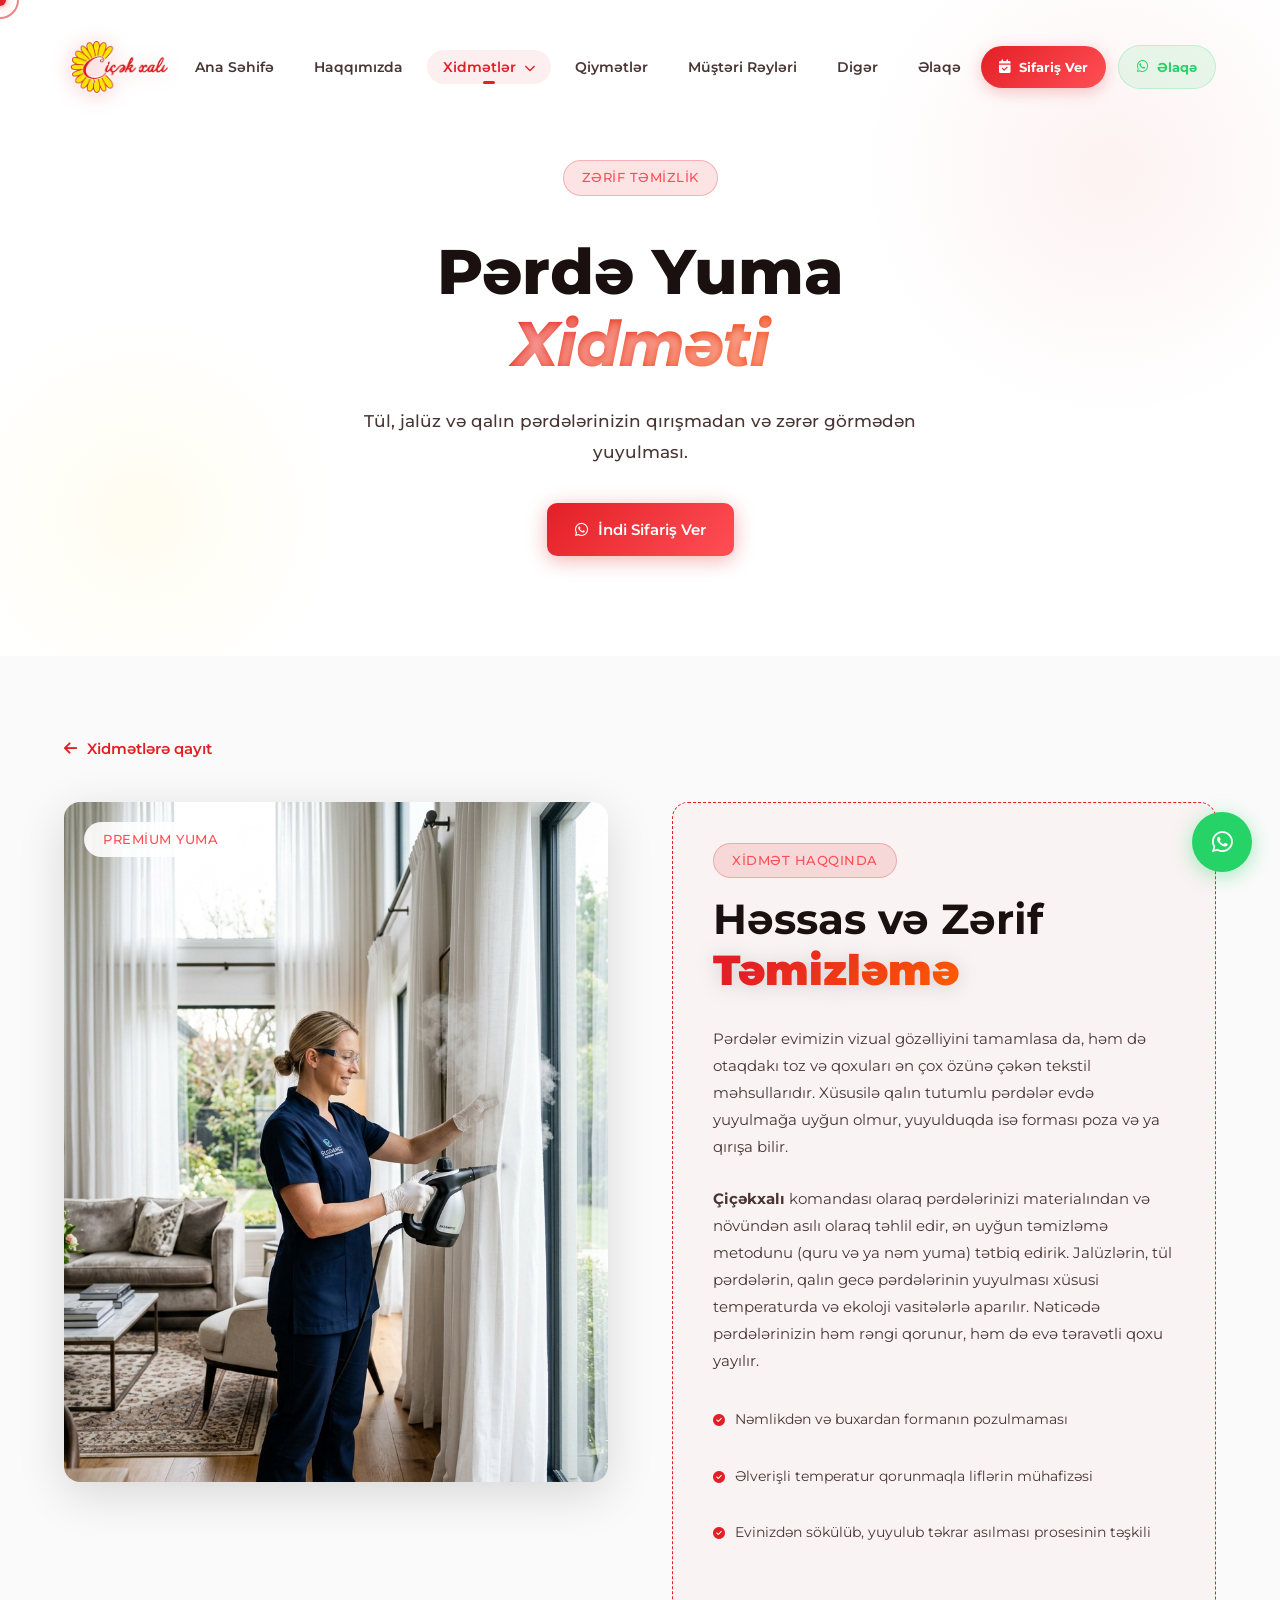
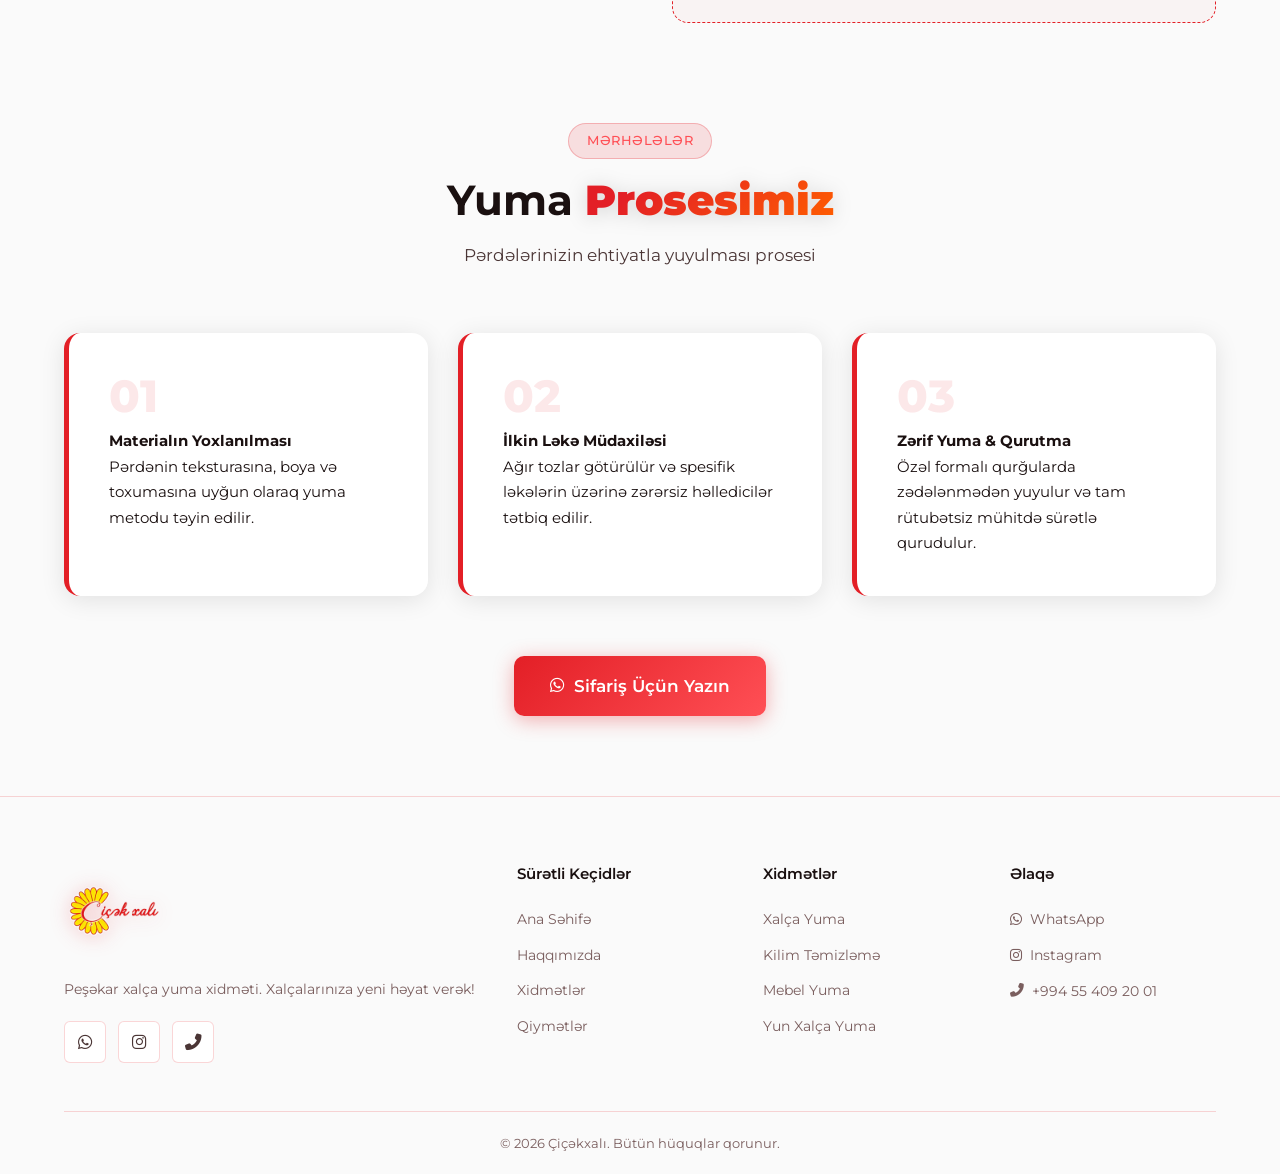
<file: services/perde-yuma.html>
<!DOCTYPE html>
<html lang="az">

<head>
    <meta charset="UTF-8">
    <meta name="viewport" content="width=device-width, initial-scale=1.0">

    <!-- Disable Browser Cache -->
    <meta http-equiv="Cache-Control" content="no-cache, no-store, must-revalidate">
    <meta http-equiv="Pragma" content="no-cache">
    <meta http-equiv="Expires" content="0">

    <!-- Google tag (gtag.js) -->
    <script async src="https://www.googletagmanager.com/gtag/js?id=G-N8HPVZ7KZC"></script>
    <script>
    window.dataLayer = window.dataLayer || [];
    function gtag(){dataLayer.push(arguments);}
    gtag('js', new Date());

    gtag('config', 'G-N8HPVZ7KZC');
    </script>

    <!-- Primary SEO -->
    <title>Pərdə Yuma Xidməti Bakı | Çiçəkxalı</title>
    <meta name="description" content="Çiçəkxalı – Bakıda peşəkar pərdə, tül və jalüz yuma xidməti. Pərdələrin zərər görmədən buxarla dizinfeksiya edilib yuyulması. ☎ +994 55 409 20 01">
    <meta name="keywords" content="pərdə yuma Bakı, pərdə yuma xidməti, tül yuma, jalüz təmizləmə, peşəkar pərdə yuma">
    <meta name="author" content="Çiçəkxalı">
    <meta name="robots" content="index, follow">
    <link rel="canonical" href="perde-yuma.html">

    <!-- Open Graph (Facebook, WhatsApp preview) -->
    <meta property="og:type" content="website">
    <meta property="og:locale" content="az_AZ">
    <meta property="og:site_name" content="Çiçəkxalı">
    <meta property="og:title" content="Pərdə Yuma Xidməti Bakı | Çiçəkxalı">
    <meta property="og:description" content="Çiçəkxalı – Bakıda peşəkar pərdə, tül və jalüz yuma xidməti. Pərdələrin zərər görmədən buxarla dizinfeksiya edilib yuyulması. ☎ +994 55 409 20 01">
    <meta property="og:url" content="perde-yuma.html">
    <meta property="og:image" content="../assets/images/main1.jpg">
    <meta property="og:image:width" content="1200">
    <meta property="og:image:height" content="630">

    <!-- Twitter Card -->
    <meta name="twitter:card" content="summary_large_image">
    <meta name="twitter:title" content="Pərdə Yuma Xidməti Bakı | Çiçəkxalı">
    <meta name="twitter:description" content="Çiçəkxalı – Bakıda peşəkar pərdə, tül və jalüz yuma xidməti. Pərdələrin zərər görmədən buxarla dizinfeksiya edilib yuyulması. ☎ +994 55 409 20 01">
    <meta name="twitter:image" content="../assets/images/main1.jpg">

    <!-- JSON-LD Structured Data (Local Business) -->
    <script type="application/ld+json">
    {
        "@context": "https://schema.org",
        "@type": "LocalBusiness",
        "name": "Çiçəkxalı",
        "description": "Bakıda peşəkar xalça, kilim, mebel və yun xalça yuma xidməti",
        "url": "../index.html",
        "telephone": "+994554092001",
        "address": {
            "@type": "PostalAddress",
            "addressLocality": "Bakı",
            "addressCountry": "AZ"
        },
        "openingHours": "Mo-Sa 09:00-19:00",
        "priceRange": "₼₼",
        "image": "../assets/images/main1.jpg",
        "sameAs": [
            "https://www.instagram.com/cicek_xali",
            "https://wa.me/994554092001"
        ]
    }
    </script>

    <!-- Fonts & Icons -->
    <link rel="preconnect" href="https://fonts.googleapis.com">
    <link rel="preconnect" href="https://fonts.gstatic.com" crossorigin>
    <link href="https://fonts.googleapis.com/css2?family=Montserrat:wght@300;400;500;600;700;800&display=swap" rel="stylesheet">
    <link rel="stylesheet" href="https://cdnjs.cloudflare.com/ajax/libs/font-awesome/6.5.1/css/all.min.css">
    <link rel="icon" type="image/x-icon" href="../assets/images/favicon.ico">
    <link rel="stylesheet" href="../assets/css/style.css">
    <link rel="stylesheet" href="../assets/css/pricing-buttons.css">
    <style>
        .service-page-hero {
            padding: 160px 0 100px;
            background: #ffffff;
            color: var(--text-primary);
            text-align: center;
            position: relative;
            overflow: hidden;
        }

        .service-page-hero::before {
            content: '';
            position: absolute;
            top: -80px;
            right: -80px;
            width: 500px;
            height: 500px;
            background: radial-gradient(circle, rgba(227, 31, 38, 0.06) 0%, transparent 70%);
            pointer-events: none;
        }

        .service-page-hero::after {
            content: '';
            position: absolute;
            bottom: -60px;
            left: -60px;
            width: 400px;
            height: 400px;
            background: radial-gradient(circle, rgba(255, 215, 0, 0.06) 0%, transparent 70%);
            pointer-events: none;
        }

        .content-section {
            padding: 80px 0;
        }

        .process-grid {
            display: grid;
            grid-template-columns: repeat(auto-fit, minmax(250px, 1fr));
            gap: 30px;
            margin-top: 50px;
        }

        .process-item {
            background: var(--bg-card);
            padding: 40px;
            border-radius: var(--radius);
            border-left: 5px solid var(--primary);
            box-shadow: var(--shadow);
            transition: var(--transition);
        }

        .process-item:hover {
            transform: translateY(-5px);
            box-shadow: var(--shadow-lg);
        }

        .process-number {
            font-size: 3rem;
            font-weight: 800;
            color: rgba(227, 31, 38, 0.1);
            line-height: 1;
            margin-bottom: 10px;
        }

        .back-btn {
            display: inline-flex;
            align-items: center;
            gap: 10px;
            margin-bottom: 40px;
            color: var(--primary);
            font-weight: 600;
        }

        .back-btn:hover {
            gap: 15px;
        }
    </style>
</head>

<body>

    <!-- Custom Cursor -->
    <div id="cursor-dot"></div>
    <div id="cursor-ring"></div>

    <!-- Navigation -->
    <nav class="navbar" id="navbar">
        <div class="container nav-container">
            <a href="../index.html" class="logo">
                <img src="../assets/images/image2.png" alt="Çiçək xalı" class="logo-img">
            </a>
            <ul class="nav-links" id="navLinks">
                <li><a href="../index.html#home" class="nav-link">Ana Səhifə</a></li>
                <li><a href="../index.html#about" class="nav-link">Haqqımızda</a></li>
                <li class="has-dropdown">
                    <a href="../index.html#services" class="nav-link active">
                        Xidmətlər <i class="fas fa-chevron-down dropdown-icon"></i>
                    </a>
                    <div class="mega-menu">
                        <div class="mega-menu-header">
                            <h4>Nə Təklif Edirik?</h4>
                            <p>Hər növ xalça və kilim üçün peşəkar təmizləmə xidmətləri</p>
                        </div>
                        <div class="mega-menu-grid">
                            <a href="xalca-yuma.html" class="mega-menu-item">
                                <div class="mega-icon"><i class="fas fa-rug"></i></div>
                                <div class="mega-content">
                                    <h5>Xalça Yuma</h5>
                                    <p>Hər növ xalçaların dərin təmizlənməsi, ləkə çıxarılması və dezinfeksiyası</p>
                                    <span class="mega-link">Ətraflı <i class="fas fa-arrow-right"></i></span>
                                </div>
                            </a>
                            <a href="kilim-temizleme.html" class="mega-menu-item">
                                <div class="mega-icon"><i class="fas fa-scroll"></i></div>
                                <div class="mega-content">
                                    <h5>Kilim Təmizləmə</h5>
                                    <p>İncə və qiymətli kilimlərin xüsusi qayğı ilə təmizlənməsi</p>
                                    <span class="mega-link">Ətraflı <i class="fas fa-arrow-right"></i></span>
                                </div>
                            </a>
                            <a href="mebel-yuma.html" class="mega-menu-item">
                                <div class="mega-icon"><i class="fas fa-couch"></i></div>
                                <div class="mega-content">
                                    <h5>Mebel Təmizləmə</h5>
                                    <p>Divan, kreslo və digər yumşaq mebellərin yerində təmizlənməsi</p>
                                    <span class="mega-link">Ətraflı <i class="fas fa-arrow-right"></i></span>
                                </div>
                            </a>
                            <a href="yun-xalca-yuma.html" class="mega-menu-item">
                                <div class="mega-icon"><i class="fas fa-water"></i></div>
                                <div class="mega-content">
                                    <h5>Yun Xalça Yuma</h5>
                                    <p>Yun xalçaların xüsusi texnologiya ilə zərər vermədən yuyulması</p>
                                    <span class="mega-link">Ətraflı <i class="fas fa-arrow-right"></i></span>
                                </div>
                            </a>
                            <a href="perde-yuma.html" class="mega-menu-item">
                                <div class="mega-icon"><i class="fas fa-soap"></i></div>
                                <div class="mega-content">
                                    <h5>Pərdə Yuma</h5>
                                    <p>Tül, jalüz və qalın pərdələrin zərər görmədən yuyulub qurudulması</p>
                                    <span class="mega-link">Ətraflı <i class="fas fa-arrow-right"></i></span>
                                </div>
                            </a>
                            <a href="yastiq-yuma.html" class="mega-menu-item">
                                <div class="mega-icon"><i class="fas fa-cloud"></i></div>
                                <div class="mega-content">
                                    <h5>Yastıq Yuma</h5>
                                    <p>Tük və sintetik yastıqların antiallergik təmizlənməsi</p>
                                    <span class="mega-link">Ətraflı <i class="fas fa-arrow-right"></i></span>
                                </div>
                            </a>
                            <a href="odeyal-yuma.html" class="mega-menu-item">
                                <div class="mega-icon"><i class="fas fa-layer-group"></i></div>
                                <div class="mega-content">
                                    <h5>Odeyal Yuma</h5>
                                    <p>Hər ölçüdə qış örtükləri və odeyalların xüsusi maşınlarda təmizlənməsi</p>
                                    <span class="mega-link">Ətraflı <i class="fas fa-arrow-right"></i></span>
                                </div>
                            </a>
                            <a href="yorgan-dosek-yuma.html" class="mega-menu-item">
                                <div class="mega-icon"><i class="fas fa-bed"></i></div>
                                <div class="mega-content">
                                    <h5>Yorğan-Döşək Yuma</h5>
                                    <p>Yun, pambıq və ya sintepon olan yorğan-döşəklərin yuyulması</p>
                                    <span class="mega-link">Ətraflı <i class="fas fa-arrow-right"></i></span>
                                </div>
                            </a>
                        </div>
                    </div>
                </li>
                <li><a href="../index.html#pricing" class="nav-link">Qiymətlər</a></li>
                <li><a href="../index.html#reviews" class="nav-link">Müştəri Rəyləri</a></li>
                <li><a href="../index.html#gallery" class="nav-link">Digər</a></li>
                <li><a href="../index.html#contact" class="nav-link">Əlaqə</a></li>
                <li class="mobile-only-ctas">
                    <a href="../contact/contact.html" class="nav-cta order-cta">
                        <i class="fas fa-calendar-check"></i> Sifariş Ver
                    </a>
                    <a href="../contact/contact.html" class="nav-cta wa-cta">
                        <i class="fab fa-whatsapp"></i> Əlaqə
                    </a>
                </li>
            </ul>
            <div class="nav-actions">
                <a href="../contact/contact.html" class="nav-cta order-cta">
                    <i class="fas fa-calendar-check"></i> Sifariş Ver
                </a>
                <a href="../contact/contact.html" class="nav-cta wa-cta">
                    <i class="fab fa-whatsapp"></i> Əlaqə
                </a>
            </div>
            <button class="hamburger" id="hamburger" aria-label="Menu">
                <span class="bar"></span>
                <span class="bar"></span>
                <span class="bar"></span>
            </button>
        </div>
    </nav>

    <!-- Mobile Menu Overlay -->
    <div class="mobile-overlay" id="mobileOverlay"></div>

    <header class="service-page-hero">
        <div class="container" style="position: relative; z-index: 2;">
            <span class="section-badge">Zərif Təmizlik</span>
            <h1 class="hero-title" style="color: var(--text-primary); margin: 24px auto; max-width: 700px; text-align: center;">
                Pərdə Yuma
                <span style="display: block; background: linear-gradient(135deg, #e31f26 20%, #ff5e00 100%); -webkit-background-clip: text; -webkit-text-fill-color: transparent; background-clip: text; font-style: italic; letter-spacing: -1px;">Xidməti</span>
            </h1>
            <p class="hero-subtitle" style="color: var(--text-secondary); margin: 0 auto; max-width: 560px; text-align: center;">
                Tül, jalüz və qalın pərdələrinizin qırışmadan və zərər görmədən yuyulması.
            </p>
            <div style="margin-top: 36px;">
                <a href="https://wa.me/994554092001" class="btn btn-primary">
                    <i class="fab fa-whatsapp"></i> İndi Sifariş Ver
                </a>
            </div>
        </div>
    </header>

    <section class="content-section">
        <div class="container">
            <a href="../index.html#services" class="back-btn"><i class="fas fa-arrow-left"></i> Xidmətlərə qayıt</a>
            
            <div class="about-grid" style="margin-bottom: 80px; align-items: start;">
                <div class="image-side" style="position: relative;">
                    <span class="section-badge" style="position: absolute; top: 20px; left: 20px; z-index: 2; background: rgba(255,255,255,0.9); border-color: transparent;">Premium Yuma</span>
                    <img src="../assets/images/perde.png" alt="Pərdə Yuma Xidməti" style="width: 100%; border-radius: var(--radius); box-shadow: var(--shadow-lg); object-fit: cover; aspect-ratio: 4/5;">
                </div>
                <div class="text-side detailed-desc" style="background: rgba(227, 31, 38, 0.03); padding: 40px; border-radius: var(--radius); border: 1px dashed var(--primary); height: 100%;">
                    <div class="section-header" style="text-align: left; margin-bottom: 30px;">
                        <span class="section-badge">Xidmət Haqqında</span>
                        <h2 class="section-title">Həssas və Zərif <span class="text-gradient">Təmizləmə</span></h2>
                    </div>
                    <div style="line-height: 1.8; color: var(--text-secondary);">
                        <p style="margin-bottom: 25px;">
                            Pərdələr evimizin vizual gözəlliyini tamamlasa da, həm də otaqdakı toz və qoxuları ən çox özünə çəkən tekstil məhsullarıdır. Xüsusilə qalın tutumlu pərdələr evdə yuyulmağa uyğun olmur, yuyulduqda isə forması poza və ya qırışa bilir.
                        </p>
                        <p style="margin-bottom: 25px;">
                            <strong>Çiçəkxalı</strong> komandası olaraq pərdələrinizi materialından və növündən asılı olaraq təhlil edir, ən uyğun təmizləmə metodunu (quru və ya nəm yuma) tətbiq edirik. Jalüzlərin, tül pərdələrin, qalın gecə pərdələrinin yuyulması xüsusi temperaturda və ekoloji vasitələrlə aparılır. Nəticədə pərdələrinizin həm rəngi qorunur, həm də evə təravətli qoxu yayılır.
                        </p>
                        
                        <ul class="price-features" style="margin-top: 20px; display: grid; gap: 15px;">
                            <li><i class="fas fa-check-circle" style="color: var(--primary);"></i> Nəmlikdən və buxardan formanın pozulmaması</li>
                            <li><i class="fas fa-check-circle" style="color: var(--primary);"></i> Əlverişli temperatur qorunmaqla liflərin mühafizəsi</li>
                            <li><i class="fas fa-check-circle" style="color: var(--primary);"></i> Evinizdən sökülüb, yuyulub təkrar asılması prosesinin təşkili</li>
                        </ul>
                    </div>
                </div>
            </div>

            <div class="process-section" style="margin-top: 100px;">
                <div class="section-header">
                    <span class="section-badge">Mərhələlər</span>
                    <h2 class="section-title">Yuma <span class="text-gradient">Prosesimiz</span></h2>
                    <p class="section-desc">Pərdələrinizin ehtiyatla yuyulması prosesi</p>
                </div>
                
                <div class="process-grid">
                    <div class="process-item">
                        <div class="process-number">01</div>
                        <h4>Materialın Yoxlanılması</h4>
                        <p>Pərdənin teksturasına, boya və toxumasına uyğun olaraq yuma metodu təyin edilir.</p>
                    </div>
                    <div class="process-item">
                        <div class="process-number">02</div>
                        <h4>İlkin Ləkə Müdaxiləsi</h4>
                        <p>Ağır tozlar götürülür və spesifik ləkələrin üzərinə zərərsiz həlledicilər tətbiq edilir.</p>
                    </div>
                    <div class="process-item">
                        <div class="process-number">03</div>
                        <h4>Zərif Yuma & Qurutma</h4>
                        <p>Özəl formalı qurğularda zədələnmədən yuyulur və tam rütubətsiz mühitdə sürətlə qurudulur.</p>
                    </div>
                </div>
            </div>
            
            <div style="margin-top: 60px; text-align: center;">
                <a href="https://wa.me/994554092001" class="btn btn-primary" style="padding: 16px 36px; font-size: 1.1rem;">
                    <i class="fab fa-whatsapp"></i> Sifariş Üçün Yazın
                </a>
            </div>

        </div>
    </section>

    <!-- Footer -->
    <footer class="footer">
        <div class="container">
            <div class="footer-grid">
                <div class="footer-brand">
                    <a href="../index.html#home" class="logo">
                        <img src="../assets/images/image2.png" alt="Çiçək xalı" class="logo-img">
                    </a>
                    <p>Peşəkar xalça yuma xidməti. Xalçalarınıza yeni həyat verək!</p>
                    <div class="footer-socials">
                        <a href="https://wa.me/994554092001" target="_blank" rel="noopener" aria-label="WhatsApp"><i
                                class="fab fa-whatsapp"></i></a>
                        <a href="https://www.instagram.com/cicek_xali" target="_blank" rel="noopener"
                            aria-label="Instagram"><i class="fab fa-instagram"></i></a>
                        <a href="tel:+994554092001" aria-label="Telefon"><i class="fas fa-phone-alt"></i></a>
                    </div>
                </div>
                <div class="footer-links-group">
                    <h4>Sürətli Keçidlər</h4>
                    <ul class="footer-links">
                        <li><a href="../index.html#home">Ana Səhifə</a></li>
                        <li><a href="../index.html#about">Haqqımızda</a></li>
                        <li><a href="../index.html#services">Xidmətlər</a></li>
                        <li><a href="../index.html#pricing">Qiymətlər</a></li>
                    </ul>
                </div>
                <div class="footer-links-group">
                    <h4>Xidmətlər</h4>
                    <ul class="footer-links">
                        <li><a href="xalca-yuma.html">Xalça Yuma</a></li>
                        <li><a href="kilim-temizleme.html">Kilim Təmizləmə</a></li>
                        <li><a href="mebel-yuma.html">Mebel Yuma</a></li>
                        <li><a href="yun-xalca-yuma.html">Yun Xalça Yuma</a></li>
                    </ul>
                </div>
                <div class="footer-links-group">
                    <h4>Əlaqə</h4>
                    <ul class="footer-links">
                        <li><a href="https://wa.me/994554092001" target="_blank" rel="noopener"><i
                                    class="fab fa-whatsapp"></i> WhatsApp</a></li>
                        <li><a href="https://www.instagram.com/cicek_xali" target="_blank" rel="noopener"><i
                                    class="fab fa-instagram"></i> Instagram</a></li>
                        <li><a href="tel:+994554092001"><i class="fas fa-phone-alt"></i> +994 55 409 20 01</a></li>
                    </ul>
                </div>
            </div>
            <div class="footer-bottom">
                <p>&copy; 2026 Çiçəkxalı. Bütün hüquqlar qorunur.</p>
            </div>
        </div>
    </footer>

    <!-- Floating WhatsApp Button -->
    <a href="https://wa.me/994554092001?text=Salam!%20Xalça%20yuma%20xidməti%20haqqında%20məlumat%20almaq%20istəyirəm"
        class="floating-whatsapp" target="_blank" rel="noopener" aria-label="WhatsApp ilə əlaqə" id="floating-whatsapp">
        <i class="fab fa-whatsapp"></i>
        <span class="floating-tooltip">WhatsApp ilə yazın</span>
    </a>

    <script src="../assets/js/script.js"></script>
</body>

</html>
</file>
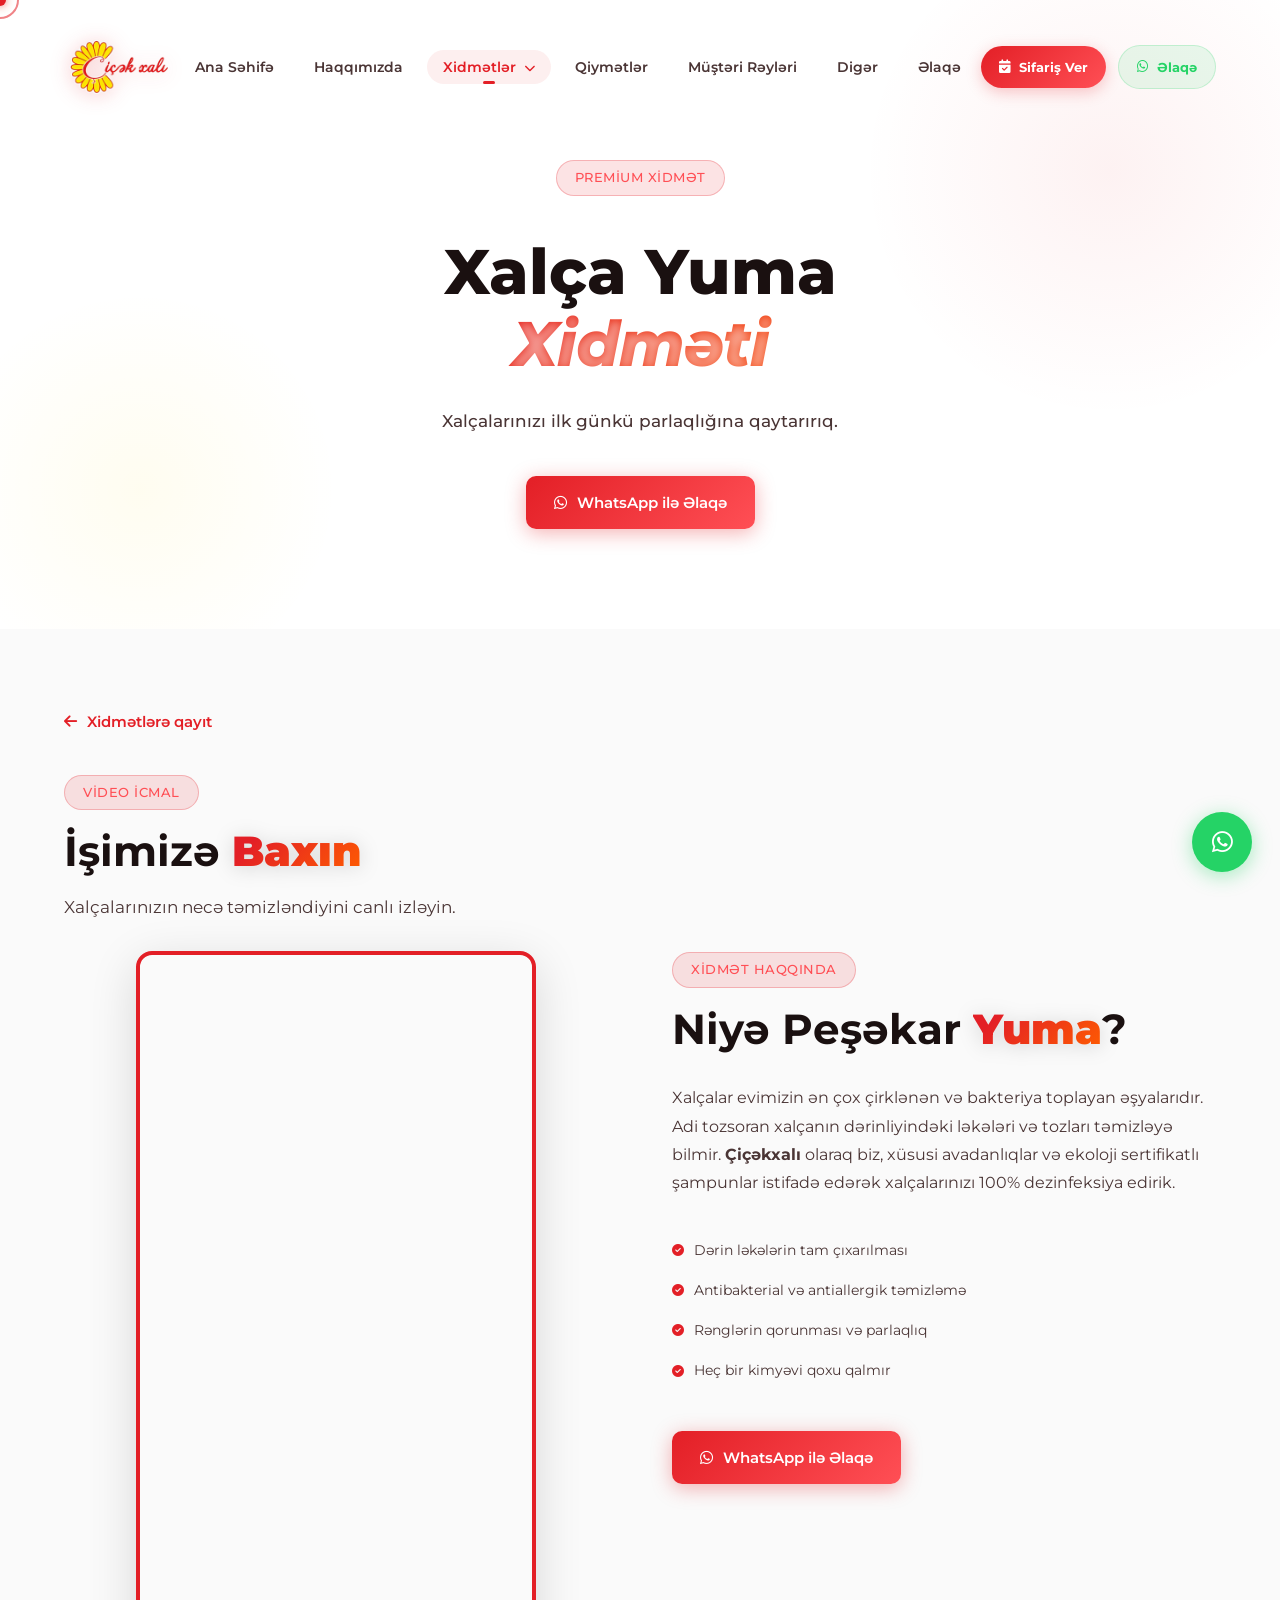
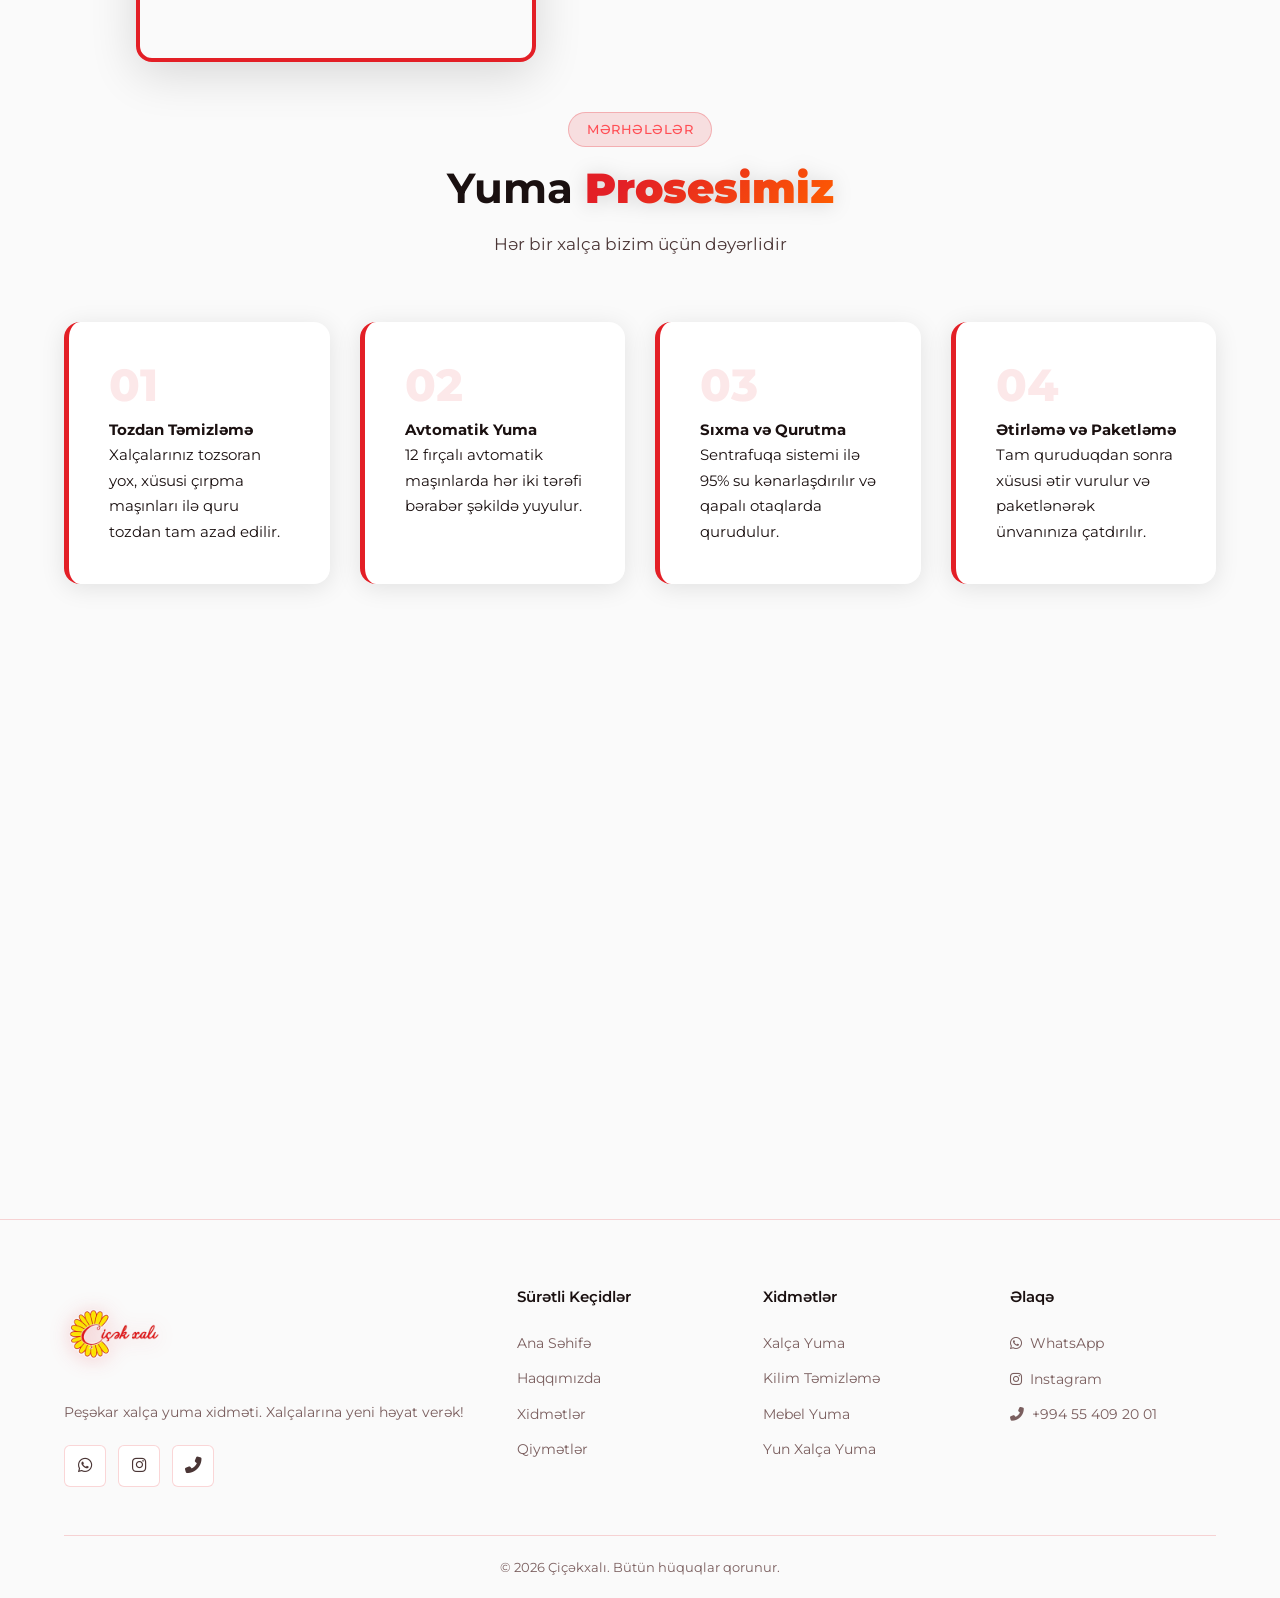
<file: services/xalca-yuma.html>
<!DOCTYPE html>
<html lang="az">

<head>
    <meta charset="UTF-8">
    <meta name="viewport" content="width=device-width, initial-scale=1.0">

    <!-- Disable Browser Cache -->
    <meta http-equiv="Cache-Control" content="no-cache, no-store, must-revalidate">
    <meta http-equiv="Pragma" content="no-cache">
    <meta http-equiv="Expires" content="0">

    <!-- Google tag (gtag.js) -->
    <script async src="https://www.googletagmanager.com/gtag/js?id=G-N8HPVZ7KZC"></script>
    <script>
    window.dataLayer = window.dataLayer || [];
    function gtag(){dataLayer.push(arguments);}
    gtag('js', new Date());

    gtag('config', 'G-N8HPVZ7KZC');
    </script>

    <!-- Primary SEO -->
    <title>Xalça Yuma Xidməti Bakı | Çiçəkxalı</title>
    <meta name="description" content="Çiçəkxalı – Bakıda peşəkar xalça yuma xidməti. Dərin ləkə çıxarma, antibakterial təmizləmə, pulsuz daşınma. Xalçalarınızı ilk günkü kimi geri qaytarırıq. ☎ +994 55 409 20 01">
    <meta name="keywords" content="xalça yuma Bakı, xalça yuma xidməti, xalça yuma qiyməti, dərin ləkə çıxarma xalça, peşəkar xalça yuma, çiçəkxalı xalça yuma, xalça dezinfeksiya">
    <meta name="author" content="Çiçəkxalı">
    <meta name="robots" content="index, follow">
    <link rel="canonical" href="xalca-yuma.html">

    <!-- Open Graph (Facebook, WhatsApp preview) -->
    <meta property="og:type" content="website">
    <meta property="og:locale" content="az_AZ">
    <meta property="og:site_name" content="Çiçəkxalı">
    <meta property="og:title" content="Xalça Yuma Xidməti Bakı | Çiçəkxalı">
    <meta property="og:description" content="Çiçəkxalı – Bakıda peşəkar xalça yuma xidməti. Dərin ləkə çıxarma, antibakterial təmizləmə, pulsuz daşınma. Xalçalarınızı ilk günkü kimi geri qaytarırıq. ☎ +994 55 409 20 01">
    <meta property="og:url" content="xalca-yuma.html">
    <meta property="og:image" content="../assets/images/main1.jpg">
    <meta property="og:image:width" content="1200">
    <meta property="og:image:height" content="630">

    <!-- Twitter Card -->
    <meta name="twitter:card" content="summary_large_image">
    <meta name="twitter:title" content="Xalça Yuma Xidməti Bakı | Çiçəkxalı">
    <meta name="twitter:description" content="Çiçəkxalı – Bakıda peşəkar xalça yuma xidməti. Dərin ləkə çıxarma, antibakterial təmizləmə, pulsuz daşınma. Xalçalarınızı ilk günkü kimi geri qaytarırıq. ☎ +994 55 409 20 01">
    <meta name="twitter:image" content="../assets/images/main1.jpg">

    <!-- JSON-LD Structured Data (Local Business) -->
    <script type="application/ld+json">
    {
        "@context": "https://schema.org",
        "@type": "LocalBusiness",
        "name": "Çiçəkxalı",
        "description": "Bakıda peşəkar xalça, kilim, mebel və yun xalça yuma xidməti",
        "url": "../index.html",
        "telephone": "+994554092001",
        "address": {
            "@type": "PostalAddress",
            "addressLocality": "Bakı",
            "addressCountry": "AZ"
        },
        "openingHours": "Mo-Sa 09:00-19:00",
        "priceRange": "₼₼",
        "image": "../assets/images/main1.jpg",
        "sameAs": [
            "https://www.instagram.com/cicek_xali",
            "https://wa.me/994554092001"
        ]
    }
    </script>

    <!-- Fonts & Icons -->
    <link rel="preconnect" href="https://fonts.googleapis.com">
    <link rel="preconnect" href="https://fonts.gstatic.com" crossorigin>
    <link href="https://fonts.googleapis.com/css2?family=Montserrat:wght@300;400;500;600;700;800&display=swap" rel="stylesheet">
    <link rel="stylesheet" href="https://cdnjs.cloudflare.com/ajax/libs/font-awesome/6.5.1/css/all.min.css">
    <link rel="icon" type="image/x-icon" href="../assets/images/favicon.ico">
    <link rel="stylesheet" href="../assets/css/style.css">
    <link rel="stylesheet" href="../assets/css/pricing-buttons.css">
    <style>
        .service-page-hero {
            padding: 160px 0 100px;
            background: #ffffff;
            color: var(--text-primary);
            text-align: center;
            position: relative;
            overflow: hidden;
        }

        .service-page-hero::before {
            content: '';
            position: absolute;
            top: -80px;
            right: -80px;
            width: 500px;
            height: 500px;
            background: radial-gradient(circle, rgba(227, 31, 38, 0.06) 0%, transparent 70%);
            pointer-events: none;
        }

        .service-page-hero::after {
            content: '';
            position: absolute;
            bottom: -60px;
            left: -60px;
            width: 400px;
            height: 400px;
            background: radial-gradient(circle, rgba(255, 215, 0, 0.06) 0%, transparent 70%);
            pointer-events: none;
        }

        .video-container {
            position: relative;
            width: 100%;
            max-width: 400px;
            margin: 0 auto;
            border-radius: var(--radius);
            overflow: hidden;
            box-shadow: var(--shadow-lg);
            border: 4px solid var(--primary);
            aspect-ratio: 9/16;
        }

        .video-container iframe {
            position: absolute;
            top: 0;
            left: 0;
            width: 100%;
            height: 100%;
        }

        .content-section {
            padding: 80px 0;
        }

        .process-grid {
            display: grid;
            grid-template-columns: repeat(auto-fit, minmax(250px, 1fr));
            gap: 30px;
            margin-top: 50px;
        }

        .process-item {
            background: var(--bg-card);
            padding: 40px;
            border-radius: var(--radius);
            border-left: 5px solid var(--primary);
            box-shadow: var(--shadow);
            transition: var(--transition);
        }

        .process-item:hover {
            transform: translateY(-5px);
            box-shadow: var(--shadow-lg);
        }

        .process-number {
            font-size: 3rem;
            font-weight: 800;
            color: rgba(227, 31, 38, 0.1);
            line-height: 1;
            margin-bottom: 10px;
        }

        .back-btn {
            display: inline-flex;
            align-items: center;
            gap: 10px;
            margin-bottom: 40px;
            color: var(--primary);
            font-weight: 600;
        }

        .back-btn:hover {
            gap: 15px;
        }
    </style>
</head>

<body>

    <!-- Custom Cursor -->
    <div id="cursor-dot"></div>
    <div id="cursor-ring"></div>

    <!-- Navigation -->
    <nav class="navbar" id="navbar">
        <div class="container nav-container">
            <a href="../index.html" class="logo">
                <img src="../assets/images/image2.png" alt="Çiçək xalı" class="logo-img">
            </a>
            <ul class="nav-links" id="navLinks">
                <li><a href="../index.html#home" class="nav-link">Ana Səhifə</a></li>
                <li><a href="../index.html#about" class="nav-link">Haqqımızda</a></li>
                <li class="has-dropdown">
                    <a href="../index.html#services" class="nav-link active">
                        Xidmətlər <i class="fas fa-chevron-down dropdown-icon"></i>
                    </a>
                    <div class="mega-menu">
                        <div class="mega-menu-header">
                            <h4>Nə Təklif Edirik?</h4>
                            <p>Hər növ xalça və kilim üçün peşəkar təmizləmə xidmətləri</p>
                        </div>
                        <div class="mega-menu-grid">
                            <a href="xalca-yuma.html" class="mega-menu-item">
                                <div class="mega-icon"><i class="fas fa-rug"></i></div>
                                <div class="mega-content">
                                    <h5>Xalça Yuma</h5>
                                    <p>Hər növ xalçaların dərin təmizlənməsi, ləkə çıxarılması və dezinfeksiyası</p>
                                    <span class="mega-link">Ətraflı <i class="fas fa-arrow-right"></i></span>
                                </div>
                            </a>
                            <a href="kilim-temizleme.html" class="mega-menu-item">
                                <div class="mega-icon"><i class="fas fa-scroll"></i></div>
                                <div class="mega-content">
                                    <h5>Kilim Təmizləmə</h5>
                                    <p>İncə və qiymətli kilimlərin xüsusi qayğı ilə təmizlənməsi</p>
                                    <span class="mega-link">Ətraflı <i class="fas fa-arrow-right"></i></span>
                                </div>
                            </a>
                            <a href="mebel-yuma.html" class="mega-menu-item">
                                <div class="mega-icon"><i class="fas fa-couch"></i></div>
                                <div class="mega-content">
                                    <h5>Mebel Təmizləmə</h5>
                                    <p>Divan, kreslo və digər yumşaq mebellərin yerində təmizlənməsi</p>
                                    <span class="mega-link">Ətraflı <i class="fas fa-arrow-right"></i></span>
                                </div>
                            </a>
                            <a href="yun-xalca-yuma.html" class="mega-menu-item">
                                <div class="mega-icon"><i class="fas fa-water"></i></div>
                                <div class="mega-content">
                                    <h5>Yun Xalça Yuma</h5>
                                    <p>Yun xalçaların xüsusi texnologiya ilə zərər vermədən yuyulması</p>
                                    <span class="mega-link">Ətraflı <i class="fas fa-arrow-right"></i></span>
                                </div>
                            </a>
                            <a href="perde-yuma.html" class="mega-menu-item">
                                <div class="mega-icon"><i class="fas fa-soap"></i></div>
                                <div class="mega-content">
                                    <h5>Pərdə Yuma</h5>
                                    <p>Tül, jalüz və qalın pərdələrin zərər görmədən yuyulub qurudulması</p>
                                    <span class="mega-link">Ətraflı <i class="fas fa-arrow-right"></i></span>
                                </div>
                            </a>
                            <a href="yastiq-yuma.html" class="mega-menu-item">
                                <div class="mega-icon"><i class="fas fa-cloud"></i></div>
                                <div class="mega-content">
                                    <h5>Yastıq Yuma</h5>
                                    <p>Tük və sintetik yastıqların antiallergik təmizlənməsi</p>
                                    <span class="mega-link">Ətraflı <i class="fas fa-arrow-right"></i></span>
                                </div>
                            </a>
                            <a href="odeyal-yuma.html" class="mega-menu-item">
                                <div class="mega-icon"><i class="fas fa-layer-group"></i></div>
                                <div class="mega-content">
                                    <h5>Odeyal Yuma</h5>
                                    <p>Hər ölçüdə qış örtükləri və odeyalların xüsusi maşınlarda təmizlənməsi</p>
                                    <span class="mega-link">Ətraflı <i class="fas fa-arrow-right"></i></span>
                                </div>
                            </a>
                            <a href="yorgan-dosek-yuma.html" class="mega-menu-item">
                                <div class="mega-icon"><i class="fas fa-bed"></i></div>
                                <div class="mega-content">
                                    <h5>Yorğan-Döşək Yuma</h5>
                                    <p>Yun, pambıq və ya sintepon olan yorğan-döşəklərin yuyulması</p>
                                    <span class="mega-link">Ətraflı <i class="fas fa-arrow-right"></i></span>
                                </div>
                            </a>
                        </div>
                    </div>
                </li>
                <li><a href="../index.html#pricing" class="nav-link">Qiymətlər</a></li>
                <li><a href="../index.html#reviews" class="nav-link">Müştəri Rəyləri</a></li>
                <li><a href="../index.html#gallery" class="nav-link">Digər</a></li>
                <li><a href="../index.html#contact" class="nav-link">Əlaqə</a></li>
                <li class="mobile-only-ctas">
                    <a href="../contact/contact.html" class="nav-cta order-cta">
                        <i class="fas fa-calendar-check"></i> Sifariş Ver
                    </a>
                    <a href="../contact/contact.html" class="nav-cta wa-cta">
                        <i class="fab fa-whatsapp"></i> Əlaqə
                    </a>
                </li>
            </ul>
            <div class="nav-actions">
                <a href="../contact/contact.html" class="nav-cta order-cta">
                    <i class="fas fa-calendar-check"></i> Sifariş Ver
                </a>
                <a href="../contact/contact.html" class="nav-cta wa-cta">
                    <i class="fab fa-whatsapp"></i> Əlaqə
                </a>
            </div>
            <button class="hamburger" id="hamburger" aria-label="Menu">
                <span class="bar"></span>
                <span class="bar"></span>
                <span class="bar"></span>
            </button>
        </div>
    </nav>

    <!-- Mobile Menu Overlay -->
    <div class="mobile-overlay" id="mobileOverlay"></div>

    <header class="service-page-hero">
        <div class="container" style="position: relative; z-index: 2;">
            <span class="section-badge">Premium Xidmət</span>
            <h1 class="hero-title" style="color: var(--text-primary); margin: 24px auto; max-width: 700px; text-align: center;">
                Xalça Yuma
                <span style="display: block; background: linear-gradient(135deg, #e31f26 20%, #ff5e00 100%); -webkit-background-clip: text; -webkit-text-fill-color: transparent; background-clip: text; font-style: italic; letter-spacing: -1px;">Xidməti</span>
            </h1>
            <p class="hero-subtitle" style="color: var(--text-secondary); margin: 0 auto; max-width: 560px; text-align: center;">
                Xalçalarınızı ilk günkü parlaqlığına qaytarırıq.
            </p>
            <div style="margin-top: 40px;">
                <a href="../contact/contact.html" class="btn btn-primary">
                    <i class="fab fa-whatsapp"></i> WhatsApp ilə Əlaqə
                </a>
            </div>
        </div>
    </header>

    <section class="content-section">
        <div class="container">
            <a href="../index.html#services" class="back-btn"><i class="fas fa-arrow-left"></i> Xidmətlərə qayıt</a>
            
            <div class="about-grid">
                <div class="video-side">
                    <div class="section-header" style="text-align: left; margin-bottom: 30px;">
                        <span class="section-badge">Video İcmal</span>
                        <h2 class="section-title">İşimizə <span class="text-gradient">Baxın</span></h2>
                        <p class="section-desc" style="margin: 0;">Xalçalarınızın necə təmizləndiyini canlı izləyin.</p>
                    </div>
                    <div class="video-container">
                        <iframe src="https://www.youtube.com/embed/CiN7nVdwgG4" title="Xalça Yuma" frameborder="0" allow="accelerometer; autoplay; clipboard-write; encrypted-media; gyroscope; picture-in-picture; web-share" allowfullscreen></iframe>
                    </div>
                </div>
                <div class="text-side">
                    <div class="section-header" style="text-align: left; margin-bottom: 30px;">
                        <span class="section-badge">Xidmət Haqqında</span>
                        <h2 class="section-title">Niyə Peşəkar <span class="text-gradient">Yuma</span>?</h2>
                    </div>
                    <p class="about-text">
                        Xalçalar evimizin ən çox çirklənən və bakteriya toplayan əşyalarıdır. Adi tozsoran xalçanın dərinliyindəki ləkələri və tozları təmizləyə bilmir. <strong>Çiçəkxalı</strong> olaraq biz, xüsusi avadanlıqlar və ekoloji sertifikatlı şampunlar istifadə edərək xalçalarınızı 100% dezinfeksiya edirik.
                    </p>
                    <ul class="price-features" style="margin-top: 20px;">
                        <li><i class="fas fa-check-circle" style="color: var(--primary);"></i> Dərin ləkələrin tam çıxarılması</li>
                        <li><i class="fas fa-check-circle" style="color: var(--primary);"></i> Antibakterial və antiallergik təmizləmə</li>
                        <li><i class="fas fa-check-circle" style="color: var(--primary);"></i> Rənglərin qorunması və parlaqlıq</li>
                        <li><i class="fas fa-check-circle" style="color: var(--primary);"></i> Heç bir kimyəvi qoxu qalmır</li>
                    </ul>
                    <div style="margin-top: 40px;">
                        <a href="../contact/contact.html" class="btn btn-primary">
                            <i class="fab fa-whatsapp"></i> WhatsApp ilə Əlaqə
                        </a>
                    </div>
                </div>
            </div>

            <div class="process-section" style="margin-top: 50px;">
                <div class="section-header">
                    <span class="section-badge">Mərhələlər</span>
                    <h2 class="section-title">Yuma <span class="text-gradient">Prosesimiz</span></h2>
                    <p class="section-desc">Hər bir xalça bizim üçün dəyərlidir</p>
                </div>
                
                <div class="process-grid">
                    <div class="process-item">
                        <div class="process-number">01</div>
                        <h4>Tozdan Təmizləmə</h4>
                        <p>Xalçalarınız tozsoran yox, xüsusi çırpma maşınları ilə quru tozdan tam azad edilir.</p>
                    </div>
                    <div class="process-item">
                        <div class="process-number">02</div>
                        <h4>Avtomatik Yuma</h4>
                        <p>12 fırçalı avtomatik maşınlarda hər iki tərəfi bərabər şəkildə yuyulur.</p>
                    </div>
                    <div class="process-item">
                        <div class="process-number">03</div>
                        <h4>Sıxma və Qurutma</h4>
                        <p>Sentrafuqa sistemi ilə 95% su kənarlaşdırılır və qapalı otaqlarda qurudulur.</p>
                    </div>
                    <div class="process-item">
                        <div class="process-number">04</div>
                        <h4>Ətirləmə və Paketləmə</h4>
                        <p>Tam quruduqdan sonra xüsusi ətir vurulur və paketlənərək ünvanınıza çatdırılır.</p>
                    </div>
                </div>
            </div>

            <div class="detailed-desc reveal" style="margin-top: 50px; background: rgba(227, 31, 38, 0.03); padding: 40px; border-radius: var(--radius); border: 1px dashed var(--primary);">
                <div class="section-header" style="text-align: left; margin-bottom: 30px;">
                    <span class="section-badge">Peşəkar Yanaşma</span>
                    <h2 class="section-title">Nə üçün Peşəkar <span class="text-gradient">Yuyulma</span> Vacibdir?</h2>
                </div>
                <div style="line-height: 1.8; color: var(--text-secondary);">
                    <p style="margin-bottom: 25px;">
                        Xalçaların təmizliyi evimizin rahatlığı və sağlamlığımız üçün vacibdir. Lakin xalçalar zamanla toz, ləkə və müxtəlif bakteriyaların toplanması nəticəsində həm görünüşünü, həm də gigiyenikliyini itirir. Məhz bu səbəbdən xalçaların peşəkar yuyulması vacibdir.
                    </p>
                    <p style="margin-bottom: 25px;">
                        <strong>Çiçəkxalı</strong> olaraq xalçaların yuyulmasını ən son texnologiyalara malik, avtomatlaşdırılmış avadanlıqlar və illərin təcrübəsinə əsaslanan peşəkar komanda ilə həyata keçiririk. Ənənəvi, məişət şəraitində istifadə edilən yuma üsullarından fərqli olaraq, bizim avadanlıqlar xalçaları dərindən təmizləyir, rənglərini soldurmadan və toxumasını zədələmədən ilk günkü təravətinə qaytarır.
                    </p>
                    <div style="display: grid; grid-template-columns: repeat(auto-fit, minmax(200px, 1fr)); gap: 15px;">
                        <span style="display: flex; align-items: center; gap: 10px; font-weight: 600;"><i class="fas fa-check-circle" style="color: var(--primary);"></i> Tozdan təmizləmə</span>
                        <span style="display: flex; align-items: center; gap: 10px; font-weight: 600;"><i class="fas fa-check-circle" style="color: var(--primary);"></i> Ləkələrdən təmizlənmə</span>
                        <span style="display: flex; align-items: center; gap: 10px; font-weight: 600;"><i class="fas fa-check-circle" style="color: var(--primary);"></i> Avtomatik yuma</span>
                        <span style="display: flex; align-items: center; gap: 10px; font-weight: 600;"><i class="fas fa-check-circle" style="color: var(--primary);"></i> Sıxılma və qurutma</span>
                        <span style="display: flex; align-items: center; gap: 10px; font-weight: 600;"><i class="fas fa-check-circle" style="color: var(--primary);"></i> Ətirləmə və paketlənmə</span>
                    </div>
                    <p style="margin-top: 25px;">
                        Xidmətlərimiz bütün növ xalçaları əhatə edir. Hər növ xalçanın material və quruluşuna uyğun olaraq fərdi yanaşma tətbiq olunur.
                    </p>
                </div>
            </div>
        </div>
    </section>

    <!-- Footer -->
    <footer class="footer">
        <div class="container">
            <div class="footer-grid">
                <div class="footer-brand">
                    <a href="../index.html#home" class="logo">
                        <img src="../assets/images/image2.png" alt="Çiçək xalı" class="logo-img">
                    </a>
                    <p>Peşəkar xalça yuma xidməti. Xalçalarına yeni həyat verək!</p>
                    <div class="footer-socials">
                        <a href="https://wa.me/994554092001" target="_blank" rel="noopener" aria-label="WhatsApp"><i
                                class="fab fa-whatsapp"></i></a>
                        <a href="https://www.instagram.com/cicek_xali" target="_blank" rel="noopener"
                            aria-label="Instagram"><i class="fab fa-instagram"></i></a>
                        <a href="tel:+994554092001" aria-label="Telefon"><i class="fas fa-phone-alt"></i></a>
                    </div>
                </div>
                <div class="footer-links-group">
                    <h4>Sürətli Keçidlər</h4>
                    <ul class="footer-links">
                        <li><a href="../index.html#home">Ana Səhifə</a></li>
                        <li><a href="../index.html#about">Haqqımızda</a></li>
                        <li><a href="../index.html#services">Xidmətlər</a></li>
                        <li><a href="../index.html#pricing">Qiymətlər</a></li>
                    </ul>
                </div>
                <div class="footer-links-group">
                    <h4>Xidmətlər</h4>
                    <ul class="footer-links">
                        <li><a href="xalca-yuma.html">Xalça Yuma</a></li>
                        <li><a href="kilim-temizleme.html">Kilim Təmizləmə</a></li>
                        <li><a href="mebel-yuma.html">Mebel Yuma</a></li>
                        <li><a href="yun-xalca-yuma.html">Yun Xalça Yuma</a></li>
                    </ul>
                </div>
                <div class="footer-links-group">
                    <h4>Əlaqə</h4>
                    <ul class="footer-links">
                        <li><a href="https://wa.me/994554092001" target="_blank" rel="noopener"><i
                                    class="fab fa-whatsapp"></i> WhatsApp</a></li>
                        <li><a href="https://www.instagram.com/cicek_xali" target="_blank" rel="noopener"><i
                                    class="fab fa-instagram"></i> Instagram</a></li>
                        <li><a href="tel:+994554092001"><i class="fas fa-phone-alt"></i> +994 55 409 20 01</a></li>
                    </ul>
                </div>
            </div>
            <div class="footer-bottom">
                <p>&copy; 2026 Çiçəkxalı. Bütün hüquqlar qorunur.</p>
            </div>
        </div>
    </footer>

    <!-- Floating WhatsApp Button -->
    <a href="https://wa.me/994554092001?text=Salam!%20Xalça%20yuma%20xidməti%20haqqında%20məlumat%20almaq%20istəyirəm"
        class="floating-whatsapp" target="_blank" rel="noopener" aria-label="WhatsApp ilə əlaqə" id="floating-whatsapp">
        <i class="fab fa-whatsapp"></i>
        <span class="floating-tooltip">WhatsApp ilə yazın</span>
    </a>

    <script src="../assets/js/script.js"></script>
</body>

</html>
</file>
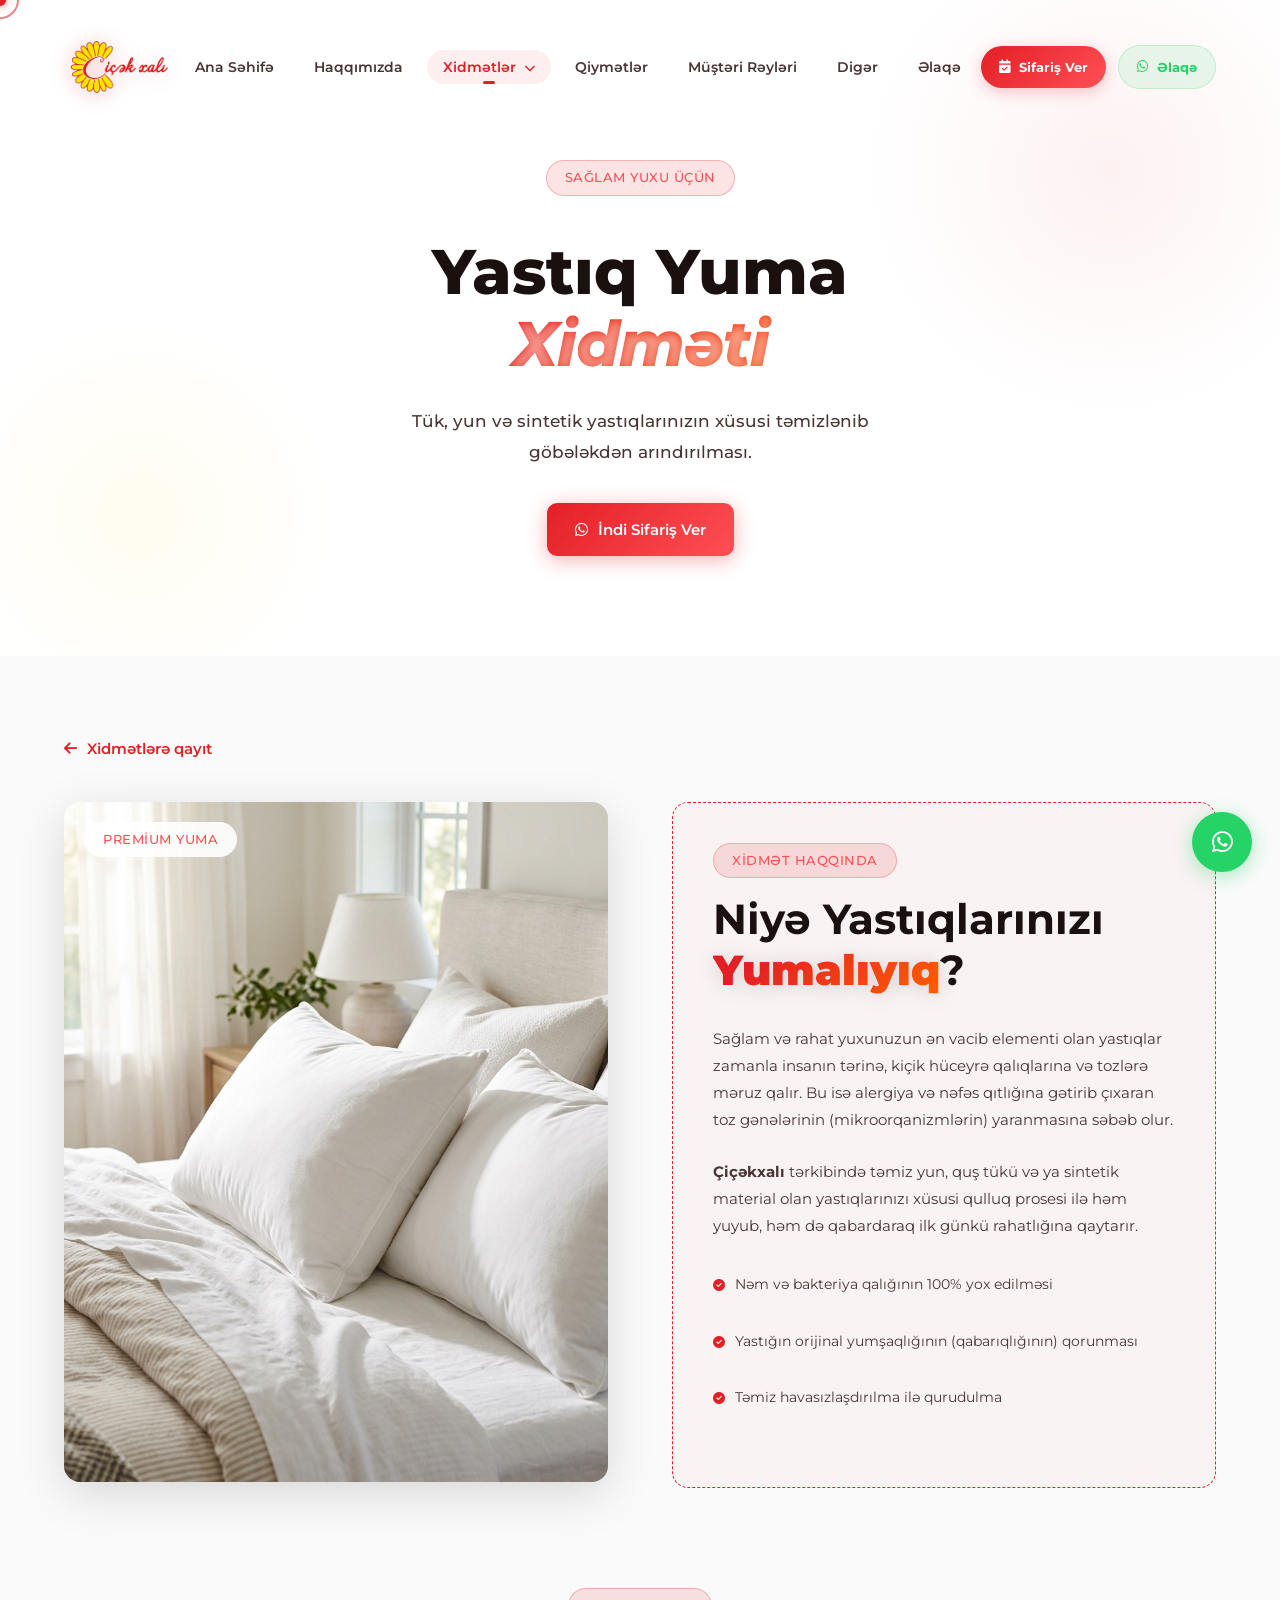
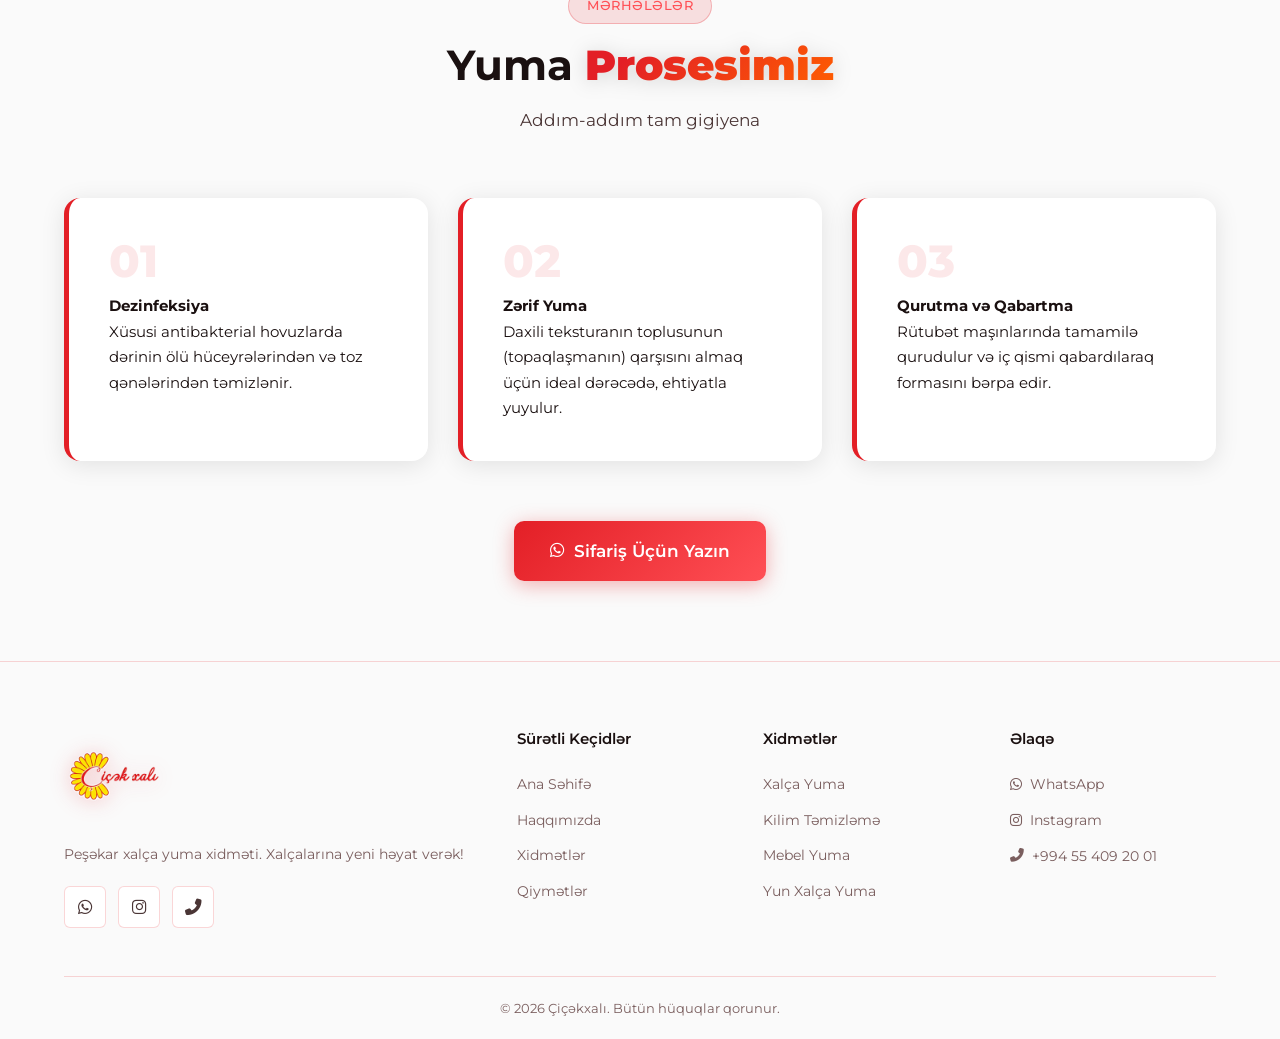
<file: services/yastiq-yuma.html>
<!DOCTYPE html>
<html lang="az">

<head>
    <meta charset="UTF-8">
    <meta name="viewport" content="width=device-width, initial-scale=1.0">

    <!-- Disable Browser Cache -->
    <meta http-equiv="Cache-Control" content="no-cache, no-store, must-revalidate">
    <meta http-equiv="Pragma" content="no-cache">
    <meta http-equiv="Expires" content="0">

    <!-- Google tag (gtag.js) -->
    <script async src="https://www.googletagmanager.com/gtag/js?id=G-N8HPVZ7KZC"></script>
    <script>
    window.dataLayer = window.dataLayer || [];
    function gtag(){dataLayer.push(arguments);}
    gtag('js', new Date());

    gtag('config', 'G-N8HPVZ7KZC');
    </script>

    <!-- Primary SEO -->
    <title>Yastıq Yuma Xidməti Bakı | Çiçəkxalı</title>
    <meta name="description" content="Çiçəkxalı – Bakıda peşəkar yastıq yuma xidməti. Tük və sintetik yastıqların antiallergik təmizlənməsi. ☎ +994 55 409 20 01">
    <meta name="keywords" content="yastıq yuma Bakı, yastıq yuma xidməti, tük yastıq qabardılması, antiallergik yuma, yastıq təmizləmə">
    <meta name="author" content="Çiçəkxalı">
    <meta name="robots" content="index, follow">
    <link rel="canonical" href="yastiq-yuma.html">

    <!-- Open Graph (Facebook, WhatsApp preview) -->
    <meta property="og:type" content="website">
    <meta property="og:locale" content="az_AZ">
    <meta property="og:site_name" content="Çiçəkxalı">
    <meta property="og:title" content="Yastıq Yuma Xidməti Bakı | Çiçəkxalı">
    <meta property="og:description" content="Çiçəkxalı – Bakıda peşəkar yastıq yuma xidməti. Tük və sintetik yastıqların antiallergik təmizlənməsi. ☎ +994 55 409 20 01">
    <meta property="og:url" content="yastiq-yuma.html">
    <meta property="og:image" content="../assets/images/main1.jpg">
    <meta property="og:image:width" content="1200">
    <meta property="og:image:height" content="630">

    <!-- Twitter Card -->
    <meta name="twitter:card" content="summary_large_image">
    <meta name="twitter:title" content="Yastıq Yuma Xidməti Bakı | Çiçəkxalı">
    <meta name="twitter:description" content="Çiçəkxalı – Bakıda peşəkar yastıq yuma xidməti. Tük və sintetik yastıqların antiallergik təmizlənməsi. ☎ +994 55 409 20 01">
    <meta name="twitter:image" content="../assets/images/main1.jpg">

    <!-- JSON-LD Structured Data (Local Business) -->
    <script type="application/ld+json">
    {
        "@context": "https://schema.org",
        "@type": "LocalBusiness",
        "name": "Çiçəkxalı",
        "description": "Bakıda peşəkar xalça, kilim, mebel və yun xalça yuma xidməti",
        "url": "../index.html",
        "telephone": "+994554092001",
        "address": {
            "@type": "PostalAddress",
            "addressLocality": "Bakı",
            "addressCountry": "AZ"
        },
        "openingHours": "Mo-Sa 09:00-19:00",
        "priceRange": "₼₼",
        "image": "../assets/images/main1.jpg",
        "sameAs": [
            "https://www.instagram.com/cicek_xali",
            "https://wa.me/994554092001"
        ]
    }
    </script>

    <!-- Fonts & Icons -->
    <link rel="preconnect" href="https://fonts.googleapis.com">
    <link rel="preconnect" href="https://fonts.gstatic.com" crossorigin>
    <link href="https://fonts.googleapis.com/css2?family=Montserrat:wght@300;400;500;600;700;800&display=swap" rel="stylesheet">
    <link rel="stylesheet" href="https://cdnjs.cloudflare.com/ajax/libs/font-awesome/6.5.1/css/all.min.css">
    <link rel="icon" type="image/x-icon" href="../assets/images/favicon.ico">
    <link rel="stylesheet" href="../assets/css/style.css">
    <link rel="stylesheet" href="../assets/css/pricing-buttons.css">
    <style>
        .service-page-hero {
            padding: 160px 0 100px;
            background: #ffffff;
            color: var(--text-primary);
            text-align: center;
            position: relative;
            overflow: hidden;
        }

        .service-page-hero::before {
            content: '';
            position: absolute;
            top: -80px;
            right: -80px;
            width: 500px;
            height: 500px;
            background: radial-gradient(circle, rgba(227, 31, 38, 0.06) 0%, transparent 70%);
            pointer-events: none;
        }

        .service-page-hero::after {
            content: '';
            position: absolute;
            bottom: -60px;
            left: -60px;
            width: 400px;
            height: 400px;
            background: radial-gradient(circle, rgba(255, 215, 0, 0.06) 0%, transparent 70%);
            pointer-events: none;
        }

        .content-section {
            padding: 80px 0;
        }

        .process-grid {
            display: grid;
            grid-template-columns: repeat(auto-fit, minmax(250px, 1fr));
            gap: 30px;
            margin-top: 50px;
        }

        .process-item {
            background: var(--bg-card);
            padding: 40px;
            border-radius: var(--radius);
            border-left: 5px solid var(--primary);
            box-shadow: var(--shadow);
            transition: var(--transition);
        }

        .process-item:hover {
            transform: translateY(-5px);
            box-shadow: var(--shadow-lg);
        }

        .process-number {
            font-size: 3rem;
            font-weight: 800;
            color: rgba(227, 31, 38, 0.1);
            line-height: 1;
            margin-bottom: 10px;
        }

        .back-btn {
            display: inline-flex;
            align-items: center;
            gap: 10px;
            margin-bottom: 40px;
            color: var(--primary);
            font-weight: 600;
        }

        .back-btn:hover {
            gap: 15px;
        }
    </style>
</head>

<body>

    <!-- Custom Cursor -->
    <div id="cursor-dot"></div>
    <div id="cursor-ring"></div>

    <!-- Navigation -->
    <nav class="navbar" id="navbar">
        <div class="container nav-container">
            <a href="../index.html" class="logo">
                <img src="../assets/images/image2.png" alt="Çiçək xalı" class="logo-img">
            </a>
            <ul class="nav-links" id="navLinks">
                <li><a href="../index.html#home" class="nav-link">Ana Səhifə</a></li>
                <li><a href="../index.html#about" class="nav-link">Haqqımızda</a></li>
                <li class="has-dropdown">
                    <a href="../index.html#services" class="nav-link active">
                        Xidmətlər <i class="fas fa-chevron-down dropdown-icon"></i>
                    </a>
                    <div class="mega-menu">
                        <div class="mega-menu-header">
                            <h4>Nə Təklif Edirik?</h4>
                            <p>Hər növ xalça və kilim üçün peşəkar təmizləmə xidmətləri</p>
                        </div>
                        <div class="mega-menu-grid">
                            <a href="xalca-yuma.html" class="mega-menu-item">
                                <div class="mega-icon"><i class="fas fa-rug"></i></div>
                                <div class="mega-content">
                                    <h5>Xalça Yuma</h5>
                                    <p>Hər növ xalçaların dərin təmizlənməsi, ləkə çıxarılması və dezinfeksiyası</p>
                                    <span class="mega-link">Ətraflı <i class="fas fa-arrow-right"></i></span>
                                </div>
                            </a>
                            <a href="kilim-temizleme.html" class="mega-menu-item">
                                <div class="mega-icon"><i class="fas fa-scroll"></i></div>
                                <div class="mega-content">
                                    <h5>Kilim Təmizləmə</h5>
                                    <p>İncə və qiymətli kilimlərin xüsusi qayğı ilə təmizlənməsi</p>
                                    <span class="mega-link">Ətraflı <i class="fas fa-arrow-right"></i></span>
                                </div>
                            </a>
                            <a href="mebel-yuma.html" class="mega-menu-item">
                                <div class="mega-icon"><i class="fas fa-couch"></i></div>
                                <div class="mega-content">
                                    <h5>Mebel Təmizləmə</h5>
                                    <p>Divan, kreslo və digər yumşaq mebellərin yerində təmizlənməsi</p>
                                    <span class="mega-link">Ətraflı <i class="fas fa-arrow-right"></i></span>
                                </div>
                            </a>
                            <a href="yun-xalca-yuma.html" class="mega-menu-item">
                                <div class="mega-icon"><i class="fas fa-water"></i></div>
                                <div class="mega-content">
                                    <h5>Yun Xalça Yuma</h5>
                                    <p>Yun xalçaların xüsusi texnologiya ilə zərər vermədən yuyulması</p>
                                    <span class="mega-link">Ətraflı <i class="fas fa-arrow-right"></i></span>
                                </div>
                            </a>
                            <a href="perde-yuma.html" class="mega-menu-item">
                                <div class="mega-icon"><i class="fas fa-soap"></i></div>
                                <div class="mega-content">
                                    <h5>Pərdə Yuma</h5>
                                    <p>Tül, jalüz və qalın pərdələrin zərər görmədən yuyulub qurudulması</p>
                                    <span class="mega-link">Ətraflı <i class="fas fa-arrow-right"></i></span>
                                </div>
                            </a>
                            <a href="yastiq-yuma.html" class="mega-menu-item">
                                <div class="mega-icon"><i class="fas fa-cloud"></i></div>
                                <div class="mega-content">
                                    <h5>Yastıq Yuma</h5>
                                    <p>Tük və sintetik yastıqların antiallergik təmizlənməsi</p>
                                    <span class="mega-link">Ətraflı <i class="fas fa-arrow-right"></i></span>
                                </div>
                            </a>
                            <a href="odeyal-yuma.html" class="mega-menu-item">
                                <div class="mega-icon"><i class="fas fa-layer-group"></i></div>
                                <div class="mega-content">
                                    <h5>Odeyal Yuma</h5>
                                    <p>Hər ölçüdə qış örtükləri və odeyalların xüsusi maşınlarda təmizlənməsi</p>
                                    <span class="mega-link">Ətraflı <i class="fas fa-arrow-right"></i></span>
                                </div>
                            </a>
                            <a href="yorgan-dosek-yuma.html" class="mega-menu-item">
                                <div class="mega-icon"><i class="fas fa-bed"></i></div>
                                <div class="mega-content">
                                    <h5>Yorğan-Döşək Yuma</h5>
                                    <p>Yun, pambıq və ya sintepon olan yorğan-döşəklərin yuyulması</p>
                                    <span class="mega-link">Ətraflı <i class="fas fa-arrow-right"></i></span>
                                </div>
                            </a>
                        </div>
                    </div>
                </li>
                <li><a href="../index.html#pricing" class="nav-link">Qiymətlər</a></li>
                <li><a href="../index.html#reviews" class="nav-link">Müştəri Rəyləri</a></li>
                <li><a href="../index.html#gallery" class="nav-link">Digər</a></li>
                <li><a href="../index.html#contact" class="nav-link">Əlaqə</a></li>
                <li class="mobile-only-ctas">
                    <a href="../contact/contact.html" class="nav-cta order-cta">
                        <i class="fas fa-calendar-check"></i> Sifariş Ver
                    </a>
                    <a href="../contact/contact.html" class="nav-cta wa-cta">
                        <i class="fab fa-whatsapp"></i> Əlaqə
                    </a>
                </li>
            </ul>
            <div class="nav-actions">
                <a href="../contact/contact.html" class="nav-cta order-cta">
                    <i class="fas fa-calendar-check"></i> Sifariş Ver
                </a>
                <a href="../contact/contact.html" class="nav-cta wa-cta">
                    <i class="fab fa-whatsapp"></i> Əlaqə
                </a>
            </div>
            <button class="hamburger" id="hamburger" aria-label="Menu">
                <span class="bar"></span>
                <span class="bar"></span>
                <span class="bar"></span>
            </button>
        </div>
    </nav>

    <!-- Mobile Menu Overlay -->
    <div class="mobile-overlay" id="mobileOverlay"></div>

    <header class="service-page-hero">
        <div class="container" style="position: relative; z-index: 2;">
            <span class="section-badge">Sağlam Yuxu Üçün</span>
            <h1 class="hero-title" style="color: var(--text-primary); margin: 24px auto; max-width: 700px; text-align: center;">
                Yastıq Yuma
                <span style="display: block; background: linear-gradient(135deg, #e31f26 20%, #ff5e00 100%); -webkit-background-clip: text; -webkit-text-fill-color: transparent; background-clip: text; font-style: italic; letter-spacing: -1px;">Xidməti</span>
            </h1>
            <p class="hero-subtitle" style="color: var(--text-secondary); margin: 0 auto; max-width: 560px; text-align: center;">
                Tük, yun və sintetik yastıqlarınızın xüsusi təmizlənib göbələkdən arındırılması.
            </p>
            <div style="margin-top: 36px;">
                <a href="https://wa.me/994554092001" class="btn btn-primary">
                    <i class="fab fa-whatsapp"></i> İndi Sifariş Ver
                </a>
            </div>
        </div>
    </header>

    <section class="content-section">
        <div class="container">
            <a href="../index.html#services" class="back-btn"><i class="fas fa-arrow-left"></i> Xidmətlərə qayıt</a>
            
            <div class="about-grid" style="margin-bottom: 80px; align-items: start;">
                <div class="image-side" style="position: relative;">
                    <span class="section-badge" style="position: absolute; top: 20px; left: 20px; z-index: 2; background: rgba(255,255,255,0.9); border-color: transparent;">Premium Yuma</span>
                    <img src="../assets/images/yastiq.png" alt="Yastıq Yuma Xidməti" style="width: 100%; border-radius: var(--radius); box-shadow: var(--shadow-lg); object-fit: cover; aspect-ratio: 4/5;">
                </div>
                <div class="text-side detailed-desc" style="background: rgba(227, 31, 38, 0.03); padding: 40px; border-radius: var(--radius); border: 1px dashed var(--primary); height: 100%;">
                    <div class="section-header" style="text-align: left; margin-bottom: 30px;">
                        <span class="section-badge">Xidmət Haqqında</span>
                        <h2 class="section-title">Niyə Yastıqlarınızı <span class="text-gradient">Yumalıyıq</span>?</h2>
                    </div>
                    <div style="line-height: 1.8; color: var(--text-secondary);">
                        <p style="margin-bottom: 25px;">
                            Sağlam və rahat yuxunuzun ən vacib elementi olan yastıqlar zamanla insanın tərinə, kiçik hüceyrə qalıqlarına və tozlərə məruz qalır. Bu isə alergiya və nəfəs qıtlığına gətirib çıxaran toz gənələrinin (mikroorqanizmlərin) yaranmasına səbəb olur.
                        </p>
                        <p style="margin-bottom: 25px;">
                            <strong>Çiçəkxalı</strong> tərkibində təmiz yun, quş tükü və ya sintetik material olan yastıqlarınızı xüsusi qulluq prosesi ilə həm yuyub, həm də qabardaraq ilk günkü rahatlığına qaytarır.
                        </p>
                        
                        <ul class="price-features" style="margin-top: 20px; display: grid; gap: 15px;">
                            <li><i class="fas fa-check-circle" style="color: var(--primary);"></i> Nəm və bakteriya qalığının 100% yox edilməsi</li>
                            <li><i class="fas fa-check-circle" style="color: var(--primary);"></i> Yastığın orijinal yumşaqlığının (qabarıqlığının) qorunması</li>
                            <li><i class="fas fa-check-circle" style="color: var(--primary);"></i> Təmiz havasızlaşdırılma ilə qurudulma</li>
                        </ul>
                    </div>
                </div>
            </div>

            <div class="process-section" style="margin-top: 100px;">
                <div class="section-header">
                    <span class="section-badge">Mərhələlər</span>
                    <h2 class="section-title">Yuma <span class="text-gradient">Prosesimiz</span></h2>
                    <p class="section-desc">Addım-addım tam gigiyena</p>
                </div>
                
                <div class="process-grid">
                    <div class="process-item">
                        <div class="process-number">01</div>
                        <h4>Dezinfeksiya</h4>
                        <p>Xüsusi antibakterial hovuzlarda dərinin ölü hüceyrələrindən və toz qənələrindən təmizlənir.</p>
                    </div>
                    <div class="process-item">
                        <div class="process-number">02</div>
                        <h4>Zərif Yuma</h4>
                        <p>Daxili teksturanın toplusunun (topaqlaşmanın) qarşısını almaq üçün ideal dərəcədə, ehtiyatla yuyulur.</p>
                    </div>
                    <div class="process-item">
                        <div class="process-number">03</div>
                        <h4>Qurutma və Qabartma</h4>
                        <p>Rütubət maşınlarında tamamilə qurudulur və iç qismi qabardılaraq formasını bərpa edir.</p>
                    </div>
                </div>
            </div>
            
            <div style="margin-top: 60px; text-align: center;">
                <a href="https://wa.me/994554092001" class="btn btn-primary" style="padding: 16px 36px; font-size: 1.1rem;">
                    <i class="fab fa-whatsapp"></i> Sifariş Üçün Yazın
                </a>
            </div>

        </div>
    </section>

    <!-- Footer -->
    <footer class="footer">
        <div class="container">
            <div class="footer-grid">
                <div class="footer-brand">
                    <a href="../index.html#home" class="logo">
                        <img src="../assets/images/image2.png" alt="Çiçək xalı" class="logo-img">
                    </a>
                    <p>Peşəkar xalça yuma xidməti. Xalçalarına yeni həyat verək!</p>
                    <div class="footer-socials">
                        <a href="https://wa.me/994554092001" target="_blank" rel="noopener" aria-label="WhatsApp"><i
                                class="fab fa-whatsapp"></i></a>
                        <a href="https://www.instagram.com/cicek_xali" target="_blank" rel="noopener"
                            aria-label="Instagram"><i class="fab fa-instagram"></i></a>
                        <a href="tel:+994554092001" aria-label="Telefon"><i class="fas fa-phone-alt"></i></a>
                    </div>
                </div>
                <div class="footer-links-group">
                    <h4>Sürətli Keçidlər</h4>
                    <ul class="footer-links">
                        <li><a href="../index.html#home">Ana Səhifə</a></li>
                        <li><a href="../index.html#about">Haqqımızda</a></li>
                        <li><a href="../index.html#services">Xidmətlər</a></li>
                        <li><a href="../index.html#pricing">Qiymətlər</a></li>
                    </ul>
                </div>
                <div class="footer-links-group">
                    <h4>Xidmətlər</h4>
                    <ul class="footer-links">
                        <li><a href="xalca-yuma.html">Xalça Yuma</a></li>
                        <li><a href="kilim-temizleme.html">Kilim Təmizləmə</a></li>
                        <li><a href="mebel-yuma.html">Mebel Yuma</a></li>
                        <li><a href="yun-xalca-yuma.html">Yun Xalça Yuma</a></li>
                    </ul>
                </div>
                <div class="footer-links-group">
                    <h4>Əlaqə</h4>
                    <ul class="footer-links">
                        <li><a href="https://wa.me/994554092001" target="_blank" rel="noopener"><i
                                    class="fab fa-whatsapp"></i> WhatsApp</a></li>
                        <li><a href="https://www.instagram.com/cicek_xali" target="_blank" rel="noopener"><i
                                    class="fab fa-instagram"></i> Instagram</a></li>
                        <li><a href="tel:+994554092001"><i class="fas fa-phone-alt"></i> +994 55 409 20 01</a></li>
                    </ul>
                </div>
            </div>
            <div class="footer-bottom">
                <p>&copy; 2026 Çiçəkxalı. Bütün hüquqlar qorunur.</p>
            </div>
        </div>
    </footer>

    <!-- Floating WhatsApp Button -->
    <a href="https://wa.me/994554092001?text=Salam!%20Xalça%20yuma%20xidməti%20haqqında%20məlumat%20almaq%20istəyirəm"
        class="floating-whatsapp" target="_blank" rel="noopener" aria-label="WhatsApp ilə əlaqə" id="floating-whatsapp">
        <i class="fab fa-whatsapp"></i>
        <span class="floating-tooltip">WhatsApp ilə yazın</span>
    </a>

    <script src="../assets/js/script.js"></script>
</body>

</html>
</file>
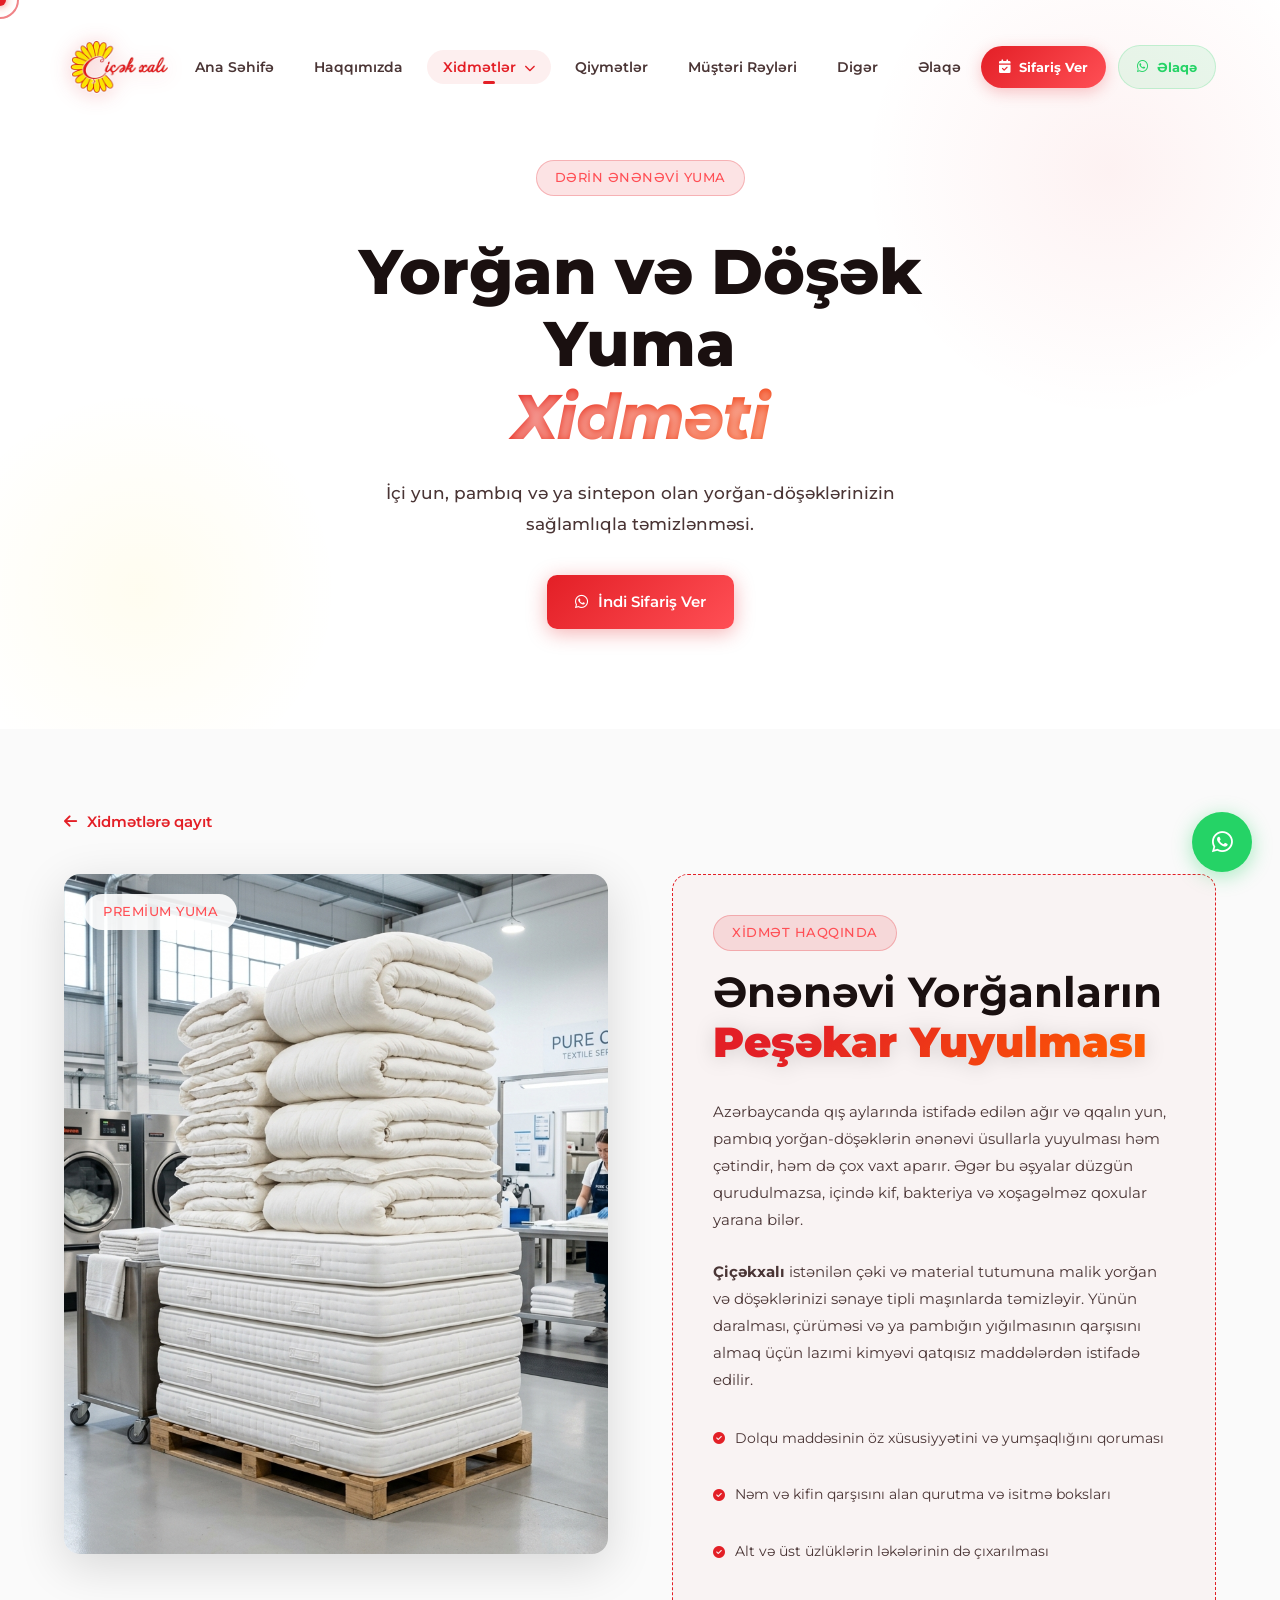
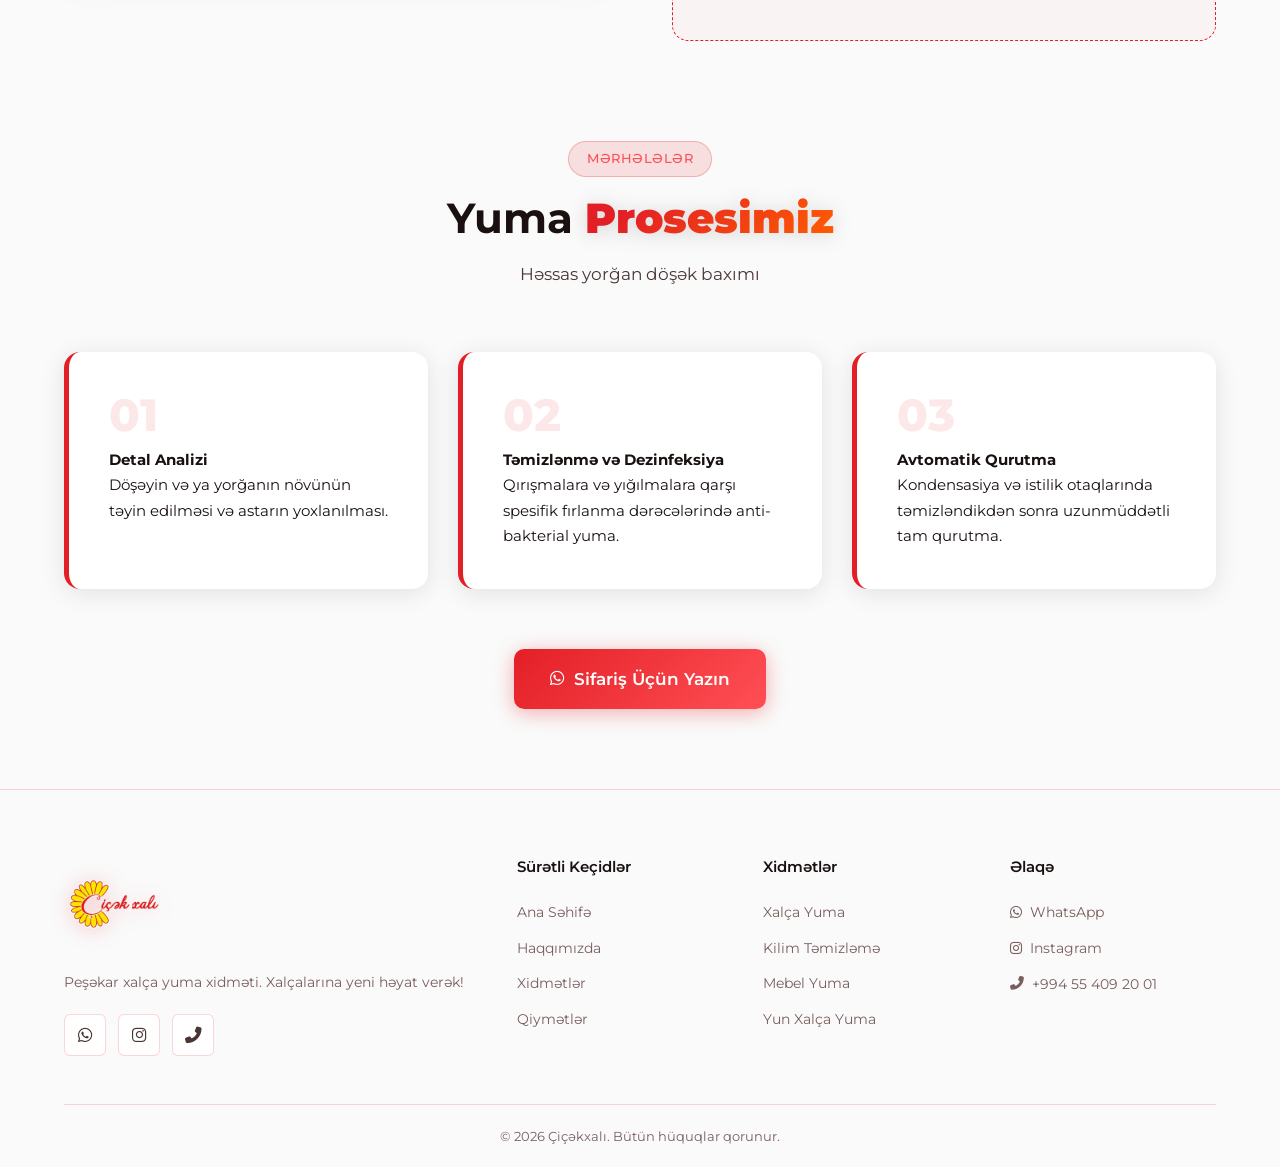
<file: services/yorgan-dosek-yuma.html>
<!DOCTYPE html>
<html lang="az">

<head>
    <meta charset="UTF-8">
    <meta name="viewport" content="width=device-width, initial-scale=1.0">

    <!-- Disable Browser Cache -->
    <meta http-equiv="Cache-Control" content="no-cache, no-store, must-revalidate">
    <meta http-equiv="Pragma" content="no-cache">
    <meta http-equiv="Expires" content="0">

    <!-- Google tag (gtag.js) -->
    <script async src="https://www.googletagmanager.com/gtag/js?id=G-N8HPVZ7KZC"></script>
    <script>
    window.dataLayer = window.dataLayer || [];
    function gtag(){dataLayer.push(arguments);}
    gtag('js', new Date());

    gtag('config', 'G-N8HPVZ7KZC');
    </script>

    <!-- Primary SEO -->
    <title>Yorğan-Döşək Yuma Xidməti Bakı | Çiçəkxalı</title>
    <meta name="description" content="Çiçəkxalı – Bakıda peşəkar yorğan və döşəklərin yuma xidməti. İçi yun və pambıq olan qış yorğan və döşəklərinin keyfiyyətli təmizlənməsi. ☎ +994 55 409 20 01">
    <meta name="keywords" content="yorğan yuma Bakı, döşək yuma xidməti, yun yorğan, pambıq döşək, yorğan döşək təmizləmə, peşəkar yuma xidməti">
    <meta name="author" content="Çiçəkxalı">
    <meta name="robots" content="index, follow">
    <link rel="canonical" href="yorgan-dosek-yuma.html">

    <!-- Open Graph (Facebook, WhatsApp preview) -->
    <meta property="og:type" content="website">
    <meta property="og:locale" content="az_AZ">
    <meta property="og:site_name" content="Çiçəkxalı">
    <meta property="og:title" content="Yorğan-Döşək Yuma Xidməti Bakı | Çiçəkxalı">
    <meta property="og:description" content="Çiçəkxalı – Bakıda peşəkar yorğan və döşəklərin yuma xidməti. İçi yun və pambıq olan qış yorğan və döşəklərinin keyfiyyətli təmizlənməsi. ☎ +994 55 409 20 01">
    <meta property="og:url" content="yorgan-dosek-yuma.html">
    <meta property="og:image" content="../assets/images/main1.jpg">
    <meta property="og:image:width" content="1200">
    <meta property="og:image:height" content="630">

    <!-- Twitter Card -->
    <meta name="twitter:card" content="summary_large_image">
    <meta name="twitter:title" content="Yorğan-Döşək Yuma Xidməti Bakı | Çiçəkxalı">
    <meta name="twitter:description" content="Çiçəkxalı – Bakıda peşəkar yorğan və döşəklərin yuma xidməti. İçi yun və pambıq olan qış yorğan və döşəklərinin keyfiyyətli təmizlənməsi. ☎ +994 55 409 20 01">
    <meta name="twitter:image" content="../assets/images/main1.jpg">

    <!-- JSON-LD Structured Data (Local Business) -->
    <script type="application/ld+json">
    {
        "@context": "https://schema.org",
        "@type": "LocalBusiness",
        "name": "Çiçəkxalı",
        "description": "Bakıda peşəkar xalça, kilim, mebel və yun xalça yuma xidməti",
        "url": "../index.html",
        "telephone": "+994554092001",
        "address": {
            "@type": "PostalAddress",
            "addressLocality": "Bakı",
            "addressCountry": "AZ"
        },
        "openingHours": "Mo-Sa 09:00-19:00",
        "priceRange": "₼₼",
        "image": "../assets/images/main1.jpg",
        "sameAs": [
            "https://www.instagram.com/cicek_xali",
            "https://wa.me/994554092001"
        ]
    }
    </script>

    <!-- Fonts & Icons -->
    <link rel="preconnect" href="https://fonts.googleapis.com">
    <link rel="preconnect" href="https://fonts.gstatic.com" crossorigin>
    <link href="https://fonts.googleapis.com/css2?family=Montserrat:wght@300;400;500;600;700;800&display=swap" rel="stylesheet">
    <link rel="stylesheet" href="https://cdnjs.cloudflare.com/ajax/libs/font-awesome/6.5.1/css/all.min.css">
    <link rel="icon" type="image/x-icon" href="../assets/images/favicon.ico">
    <link rel="stylesheet" href="../assets/css/style.css">
    <link rel="stylesheet" href="../assets/css/pricing-buttons.css">
    <style>
        .service-page-hero {
            padding: 160px 0 100px;
            background: #ffffff;
            color: var(--text-primary);
            text-align: center;
            position: relative;
            overflow: hidden;
        }

        .service-page-hero::before {
            content: '';
            position: absolute;
            top: -80px;
            right: -80px;
            width: 500px;
            height: 500px;
            background: radial-gradient(circle, rgba(227, 31, 38, 0.06) 0%, transparent 70%);
            pointer-events: none;
        }

        .service-page-hero::after {
            content: '';
            position: absolute;
            bottom: -60px;
            left: -60px;
            width: 400px;
            height: 400px;
            background: radial-gradient(circle, rgba(255, 215, 0, 0.06) 0%, transparent 70%);
            pointer-events: none;
        }

        .content-section {
            padding: 80px 0;
        }

        .process-grid {
            display: grid;
            grid-template-columns: repeat(auto-fit, minmax(250px, 1fr));
            gap: 30px;
            margin-top: 50px;
        }

        .process-item {
            background: var(--bg-card);
            padding: 40px;
            border-radius: var(--radius);
            border-left: 5px solid var(--primary);
            box-shadow: var(--shadow);
            transition: var(--transition);
        }

        .process-item:hover {
            transform: translateY(-5px);
            box-shadow: var(--shadow-lg);
        }

        .process-number {
            font-size: 3rem;
            font-weight: 800;
            color: rgba(227, 31, 38, 0.1);
            line-height: 1;
            margin-bottom: 10px;
        }

        .back-btn {
            display: inline-flex;
            align-items: center;
            gap: 10px;
            margin-bottom: 40px;
            color: var(--primary);
            font-weight: 600;
        }

        .back-btn:hover {
            gap: 15px;
        }
    </style>
</head>

<body>

    <!-- Custom Cursor -->
    <div id="cursor-dot"></div>
    <div id="cursor-ring"></div>

    <!-- Navigation -->
    <nav class="navbar" id="navbar">
        <div class="container nav-container">
            <a href="../index.html" class="logo">
                <img src="../assets/images/image2.png" alt="Çiçək xalı" class="logo-img">
            </a>
            <ul class="nav-links" id="navLinks">
                <li><a href="../index.html#home" class="nav-link">Ana Səhifə</a></li>
                <li><a href="../index.html#about" class="nav-link">Haqqımızda</a></li>
                <li class="has-dropdown">
                    <a href="../index.html#services" class="nav-link active">
                        Xidmətlər <i class="fas fa-chevron-down dropdown-icon"></i>
                    </a>
                    <div class="mega-menu">
                        <div class="mega-menu-header">
                            <h4>Nə Təklif Edirik?</h4>
                            <p>Hər növ xalça və kilim üçün peşəkar təmizləmə xidmətləri</p>
                        </div>
                        <div class="mega-menu-grid">
                            <a href="xalca-yuma.html" class="mega-menu-item">
                                <div class="mega-icon"><i class="fas fa-rug"></i></div>
                                <div class="mega-content">
                                    <h5>Xalça Yuma</h5>
                                    <p>Hər növ xalçaların dərin təmizlənməsi, ləkə çıxarılması və dezinfeksiyası</p>
                                    <span class="mega-link">Ətraflı <i class="fas fa-arrow-right"></i></span>
                                </div>
                            </a>
                            <a href="kilim-temizleme.html" class="mega-menu-item">
                                <div class="mega-icon"><i class="fas fa-scroll"></i></div>
                                <div class="mega-content">
                                    <h5>Kilim Təmizləmə</h5>
                                    <p>İncə və qiymətli kilimlərin xüsusi qayğı ilə təmizlənməsi</p>
                                    <span class="mega-link">Ətraflı <i class="fas fa-arrow-right"></i></span>
                                </div>
                            </a>
                            <a href="mebel-yuma.html" class="mega-menu-item">
                                <div class="mega-icon"><i class="fas fa-couch"></i></div>
                                <div class="mega-content">
                                    <h5>Mebel Təmizləmə</h5>
                                    <p>Divan, kreslo və digər yumşaq mebellərin yerində təmizlənməsi</p>
                                    <span class="mega-link">Ətraflı <i class="fas fa-arrow-right"></i></span>
                                </div>
                            </a>
                            <a href="yun-xalca-yuma.html" class="mega-menu-item">
                                <div class="mega-icon"><i class="fas fa-water"></i></div>
                                <div class="mega-content">
                                    <h5>Yun Xalça Yuma</h5>
                                    <p>Yun xalçaların xüsusi texnologiya ilə zərər vermədən yuyulması</p>
                                    <span class="mega-link">Ətraflı <i class="fas fa-arrow-right"></i></span>
                                </div>
                            </a>
                            <a href="perde-yuma.html" class="mega-menu-item">
                                <div class="mega-icon"><i class="fas fa-soap"></i></div>
                                <div class="mega-content">
                                    <h5>Pərdə Yuma</h5>
                                    <p>Tül, jalüz və qalın pərdələrin zərər görmədən yuyulub qurudulması</p>
                                    <span class="mega-link">Ətraflı <i class="fas fa-arrow-right"></i></span>
                                </div>
                            </a>
                            <a href="yastiq-yuma.html" class="mega-menu-item">
                                <div class="mega-icon"><i class="fas fa-cloud"></i></div>
                                <div class="mega-content">
                                    <h5>Yastıq Yuma</h5>
                                    <p>Tük və sintetik yastıqların antiallergik təmizlənməsi</p>
                                    <span class="mega-link">Ətraflı <i class="fas fa-arrow-right"></i></span>
                                </div>
                            </a>
                            <a href="odeyal-yuma.html" class="mega-menu-item">
                                <div class="mega-icon"><i class="fas fa-layer-group"></i></div>
                                <div class="mega-content">
                                    <h5>Odeyal Yuma</h5>
                                    <p>Hər ölçüdə qış örtükləri və odeyalların xüsusi maşınlarda təmizlənməsi</p>
                                    <span class="mega-link">Ətraflı <i class="fas fa-arrow-right"></i></span>
                                </div>
                            </a>
                            <a href="yorgan-dosek-yuma.html" class="mega-menu-item">
                                <div class="mega-icon"><i class="fas fa-bed"></i></div>
                                <div class="mega-content">
                                    <h5>Yorğan-Döşək Yuma</h5>
                                    <p>Yun, pambıq və ya sintepon olan yorğan-döşəklərin yuyulması</p>
                                    <span class="mega-link">Ətraflı <i class="fas fa-arrow-right"></i></span>
                                </div>
                            </a>
                        </div>
                    </div>
                </li>
                <li><a href="../index.html#pricing" class="nav-link">Qiymətlər</a></li>
                <li><a href="../index.html#reviews" class="nav-link">Müştəri Rəyləri</a></li>
                <li><a href="../index.html#gallery" class="nav-link">Digər</a></li>
                <li><a href="../index.html#contact" class="nav-link">Əlaqə</a></li>
                <li class="mobile-only-ctas">
                    <a href="../contact/contact.html" class="nav-cta order-cta">
                        <i class="fas fa-calendar-check"></i> Sifariş Ver
                    </a>
                    <a href="../contact/contact.html" class="nav-cta wa-cta">
                        <i class="fab fa-whatsapp"></i> Əlaqə
                    </a>
                </li>
            </ul>
            <div class="nav-actions">
                <a href="../contact/contact.html" class="nav-cta order-cta">
                    <i class="fas fa-calendar-check"></i> Sifariş Ver
                </a>
                <a href="../contact/contact.html" class="nav-cta wa-cta">
                    <i class="fab fa-whatsapp"></i> Əlaqə
                </a>
            </div>
            <button class="hamburger" id="hamburger" aria-label="Menu">
                <span class="bar"></span>
                <span class="bar"></span>
                <span class="bar"></span>
            </button>
        </div>
    </nav>

    <!-- Mobile Menu Overlay -->
    <div class="mobile-overlay" id="mobileOverlay"></div>

    <header class="service-page-hero">
        <div class="container" style="position: relative; z-index: 2;">
            <span class="section-badge">Dərin Ənənəvi Yuma</span>
            <h1 class="hero-title" style="color: var(--text-primary); margin: 24px auto; max-width: 700px; text-align: center;">
                Yorğan və Döşək Yuma
                <span style="display: block; background: linear-gradient(135deg, #e31f26 20%, #ff5e00 100%); -webkit-background-clip: text; -webkit-text-fill-color: transparent; background-clip: text; font-style: italic; letter-spacing: -1px;">Xidməti</span>
            </h1>
            <p class="hero-subtitle" style="color: var(--text-secondary); margin: 0 auto; max-width: 560px; text-align: center;">
                İçi yun, pambıq və ya sintepon olan yorğan-döşəklərinizin sağlamlıqla təmizlənməsi.
            </p>
            <div style="margin-top: 36px;">
                <a href="../contact/contact.html" class="btn btn-primary">
                    <i class="fab fa-whatsapp"></i> İndi Sifariş Ver
                </a>
            </div>
        </div>
    </header>

    <section class="content-section">
        <div class="container">
            <a href="../index.html#services" class="back-btn"><i class="fas fa-arrow-left"></i> Xidmətlərə qayıt</a>
            
            <div class="about-grid" style="margin-bottom: 80px; align-items: start;">
                <div class="image-side" style="position: relative;">
                    <span class="section-badge" style="position: absolute; top: 20px; left: 20px; z-index: 2; background: rgba(255,255,255,0.9); border-color: transparent;">Premium Yuma</span>
                    <img src="../assets/images/yorgan.png" alt="Yorğan-Döşək Yuma Xidməti" style="width: 100%; border-radius: var(--radius); box-shadow: var(--shadow-lg); object-fit: cover; aspect-ratio: 4/5;">
                </div>
                <div class="text-side detailed-desc" style="background: rgba(227, 31, 38, 0.03); padding: 40px; border-radius: var(--radius); border: 1px dashed var(--primary); height: 100%;">
                    <div class="section-header" style="text-align: left; margin-bottom: 30px;">
                        <span class="section-badge">Xidmət Haqqında</span>
                        <h2 class="section-title">Ənənəvi Yorğanların <span class="text-gradient">Peşəkar Yuyulması</span></h2>
                    </div>
                    <div style="line-height: 1.8; color: var(--text-secondary);">
                        <p style="margin-bottom: 25px;">
                            Azərbaycanda qış aylarında istifadə edilən ağır və qqalın yun, pambıq yorğan-döşəklərin ənənəvi üsullarla yuyulması həm çətindir, həm də çox vaxt aparır. Əgər bu əşyalar düzgün qurudulmazsa, içində kif, bakteriya və xoşagəlməz qoxular yarana bilər.
                        </p>
                        <p style="margin-bottom: 25px;">
                            <strong>Çiçəkxalı</strong> istənilən çəki və material tutumuna malik yorğan və döşəklərinizi sənaye tipli maşınlarda təmizləyir. Yünün daralması, çürüməsi və ya pambığın yığılmasının qarşısını almaq üçün lazımi kimyəvi qatqısız maddələrdən istifadə edilir.
                        </p>
                        
                        <ul class="price-features" style="margin-top: 20px; display: grid; gap: 15px;">
                            <li><i class="fas fa-check-circle" style="color: var(--primary);"></i> Dolqu maddəsinin öz xüsusiyyətini və yumşaqlığını qoruması</li>
                            <li><i class="fas fa-check-circle" style="color: var(--primary);"></i> Nəm və kifin qarşısını alan qurutma və isitmə boksları</li>
                            <li><i class="fas fa-check-circle" style="color: var(--primary);"></i> Alt və üst üzlüklərin ləkələrinin də çıxarılması</li>
                        </ul>
                    </div>
                </div>
            </div>

            <div class="process-section" style="margin-top: 100px;">
                <div class="section-header">
                    <span class="section-badge">Mərhələlər</span>
                    <h2 class="section-title">Yuma <span class="text-gradient">Prosesimiz</span></h2>
                    <p class="section-desc">Həssas yorğan döşək baxımı</p>
                </div>
                
                <div class="process-grid">
                    <div class="process-item">
                        <div class="process-number">01</div>
                        <h4>Detal Analizi</h4>
                        <p>Döşəyin və ya yorğanın növünün təyin edilməsi və astarın yoxlanılması.</p>
                    </div>
                    <div class="process-item">
                        <div class="process-number">02</div>
                        <h4>Təmizlənmə və Dezinfeksiya</h4>
                        <p>Qırışmalara və yığılmalara qarşı spesifik fırlanma dərəcələrində anti-bakterial yuma.</p>
                    </div>
                    <div class="process-item">
                        <div class="process-number">03</div>
                        <h4>Avtomatik Qurutma</h4>
                        <p>Kondensasiya və istilik otaqlarında təmizləndikdən sonra uzunmüddətli tam qurutma.</p>
                    </div>
                </div>
            </div>
            
            <div style="margin-top: 60px; text-align: center;">
                <a href="../contact/contact.html" class="btn btn-primary" style="padding: 16px 36px; font-size: 1.1rem;">
                    <i class="fab fa-whatsapp"></i> Sifariş Üçün Yazın
                </a>
            </div>

        </div>
    </section>

    <!-- Footer -->
    <footer class="footer">
        <div class="container">
            <div class="footer-grid">
                <div class="footer-brand">
                    <a href="../index.html#home" class="logo">
                        <img src="../assets/images/image2.png" alt="Çiçək xalı" class="logo-img">
                    </a>
                    <p>Peşəkar xalça yuma xidməti. Xalçalarına yeni həyat verək!</p>
                    <div class="footer-socials">
                        <a href="https://wa.me/994554092001" target="_blank" rel="noopener" aria-label="WhatsApp"><i
                                class="fab fa-whatsapp"></i></a>
                        <a href="https://www.instagram.com/cicek_xali" target="_blank" rel="noopener"
                            aria-label="Instagram"><i class="fab fa-instagram"></i></a>
                        <a href="tel:+994554092001" aria-label="Telefon"><i class="fas fa-phone-alt"></i></a>
                    </div>
                </div>
                <div class="footer-links-group">
                    <h4>Sürətli Keçidlər</h4>
                    <ul class="footer-links">
                        <li><a href="../index.html#home">Ana Səhifə</a></li>
                        <li><a href="../index.html#about">Haqqımızda</a></li>
                        <li><a href="../index.html#services">Xidmətlər</a></li>
                        <li><a href="../index.html#pricing">Qiymətlər</a></li>
                    </ul>
                </div>
                <div class="footer-links-group">
                    <h4>Xidmətlər</h4>
                    <ul class="footer-links">
                        <li><a href="xalca-yuma.html">Xalça Yuma</a></li>
                        <li><a href="kilim-temizleme.html">Kilim Təmizləmə</a></li>
                        <li><a href="mebel-yuma.html">Mebel Yuma</a></li>
                        <li><a href="yun-xalca-yuma.html">Yun Xalça Yuma</a></li>
                    </ul>
                </div>
                <div class="footer-links-group">
                    <h4>Əlaqə</h4>
                    <ul class="footer-links">
                        <li><a href="https://wa.me/994554092001" target="_blank" rel="noopener"><i
                                    class="fab fa-whatsapp"></i> WhatsApp</a></li>
                        <li><a href="https://www.instagram.com/cicek_xali" target="_blank" rel="noopener"><i
                                    class="fab fa-instagram"></i> Instagram</a></li>
                        <li><a href="tel:+994554092001"><i class="fas fa-phone-alt"></i> +994 55 409 20 01</a></li>
                    </ul>
                </div>
            </div>
            <div class="footer-bottom">
                <p>&copy; 2026 Çiçəkxalı. Bütün hüquqlar qorunur.</p>
            </div>
        </div>
    </footer>

    <!-- Floating WhatsApp Button -->
    <a href="https://wa.me/994554092001?text=Salam!%20Xalça%20yuma%20xidməti%20haqqında%20məlumat%20almaq%20istəyirəm"
        class="floating-whatsapp" target="_blank" rel="noopener" aria-label="WhatsApp ilə əlaqə" id="floating-whatsapp">
        <i class="fab fa-whatsapp"></i>
        <span class="floating-tooltip">WhatsApp ilə yazın</span>
    </a>

    <script src="../assets/js/script.js"></script>
</body>

</html>
</file>
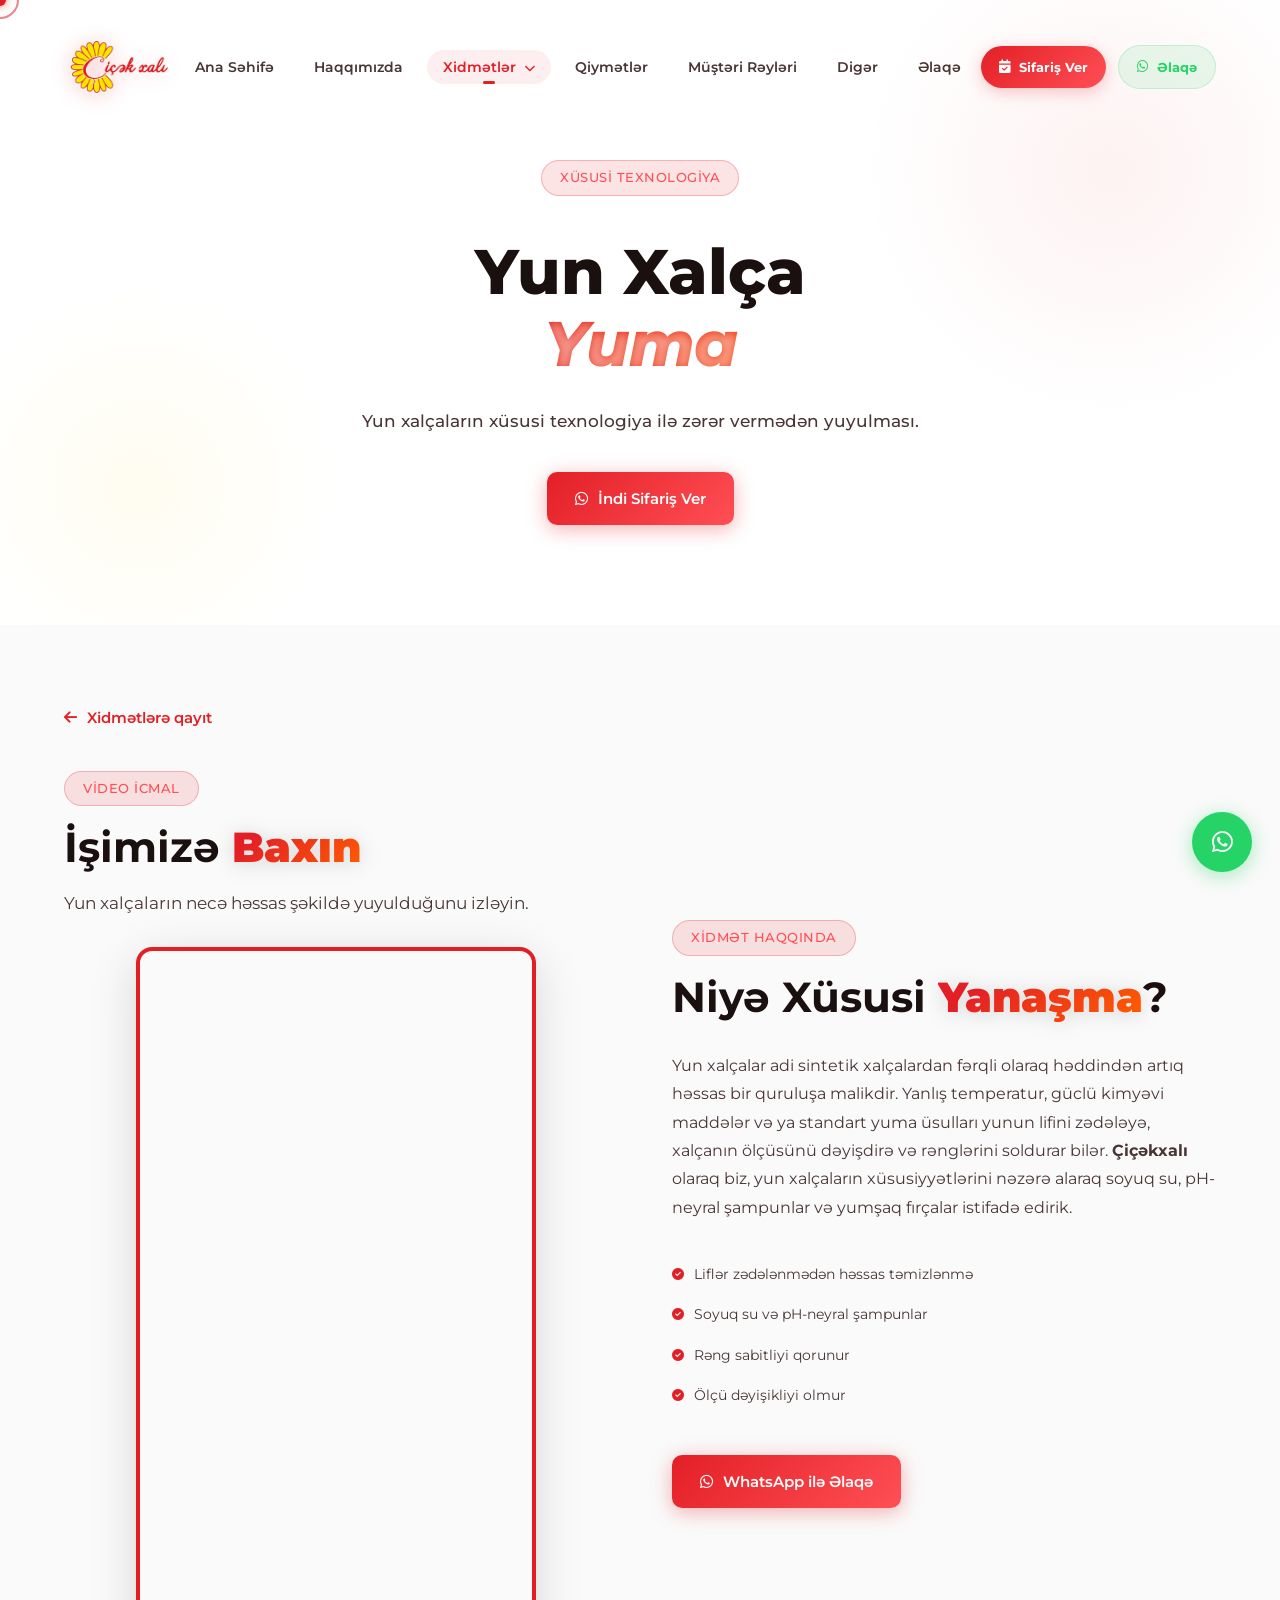
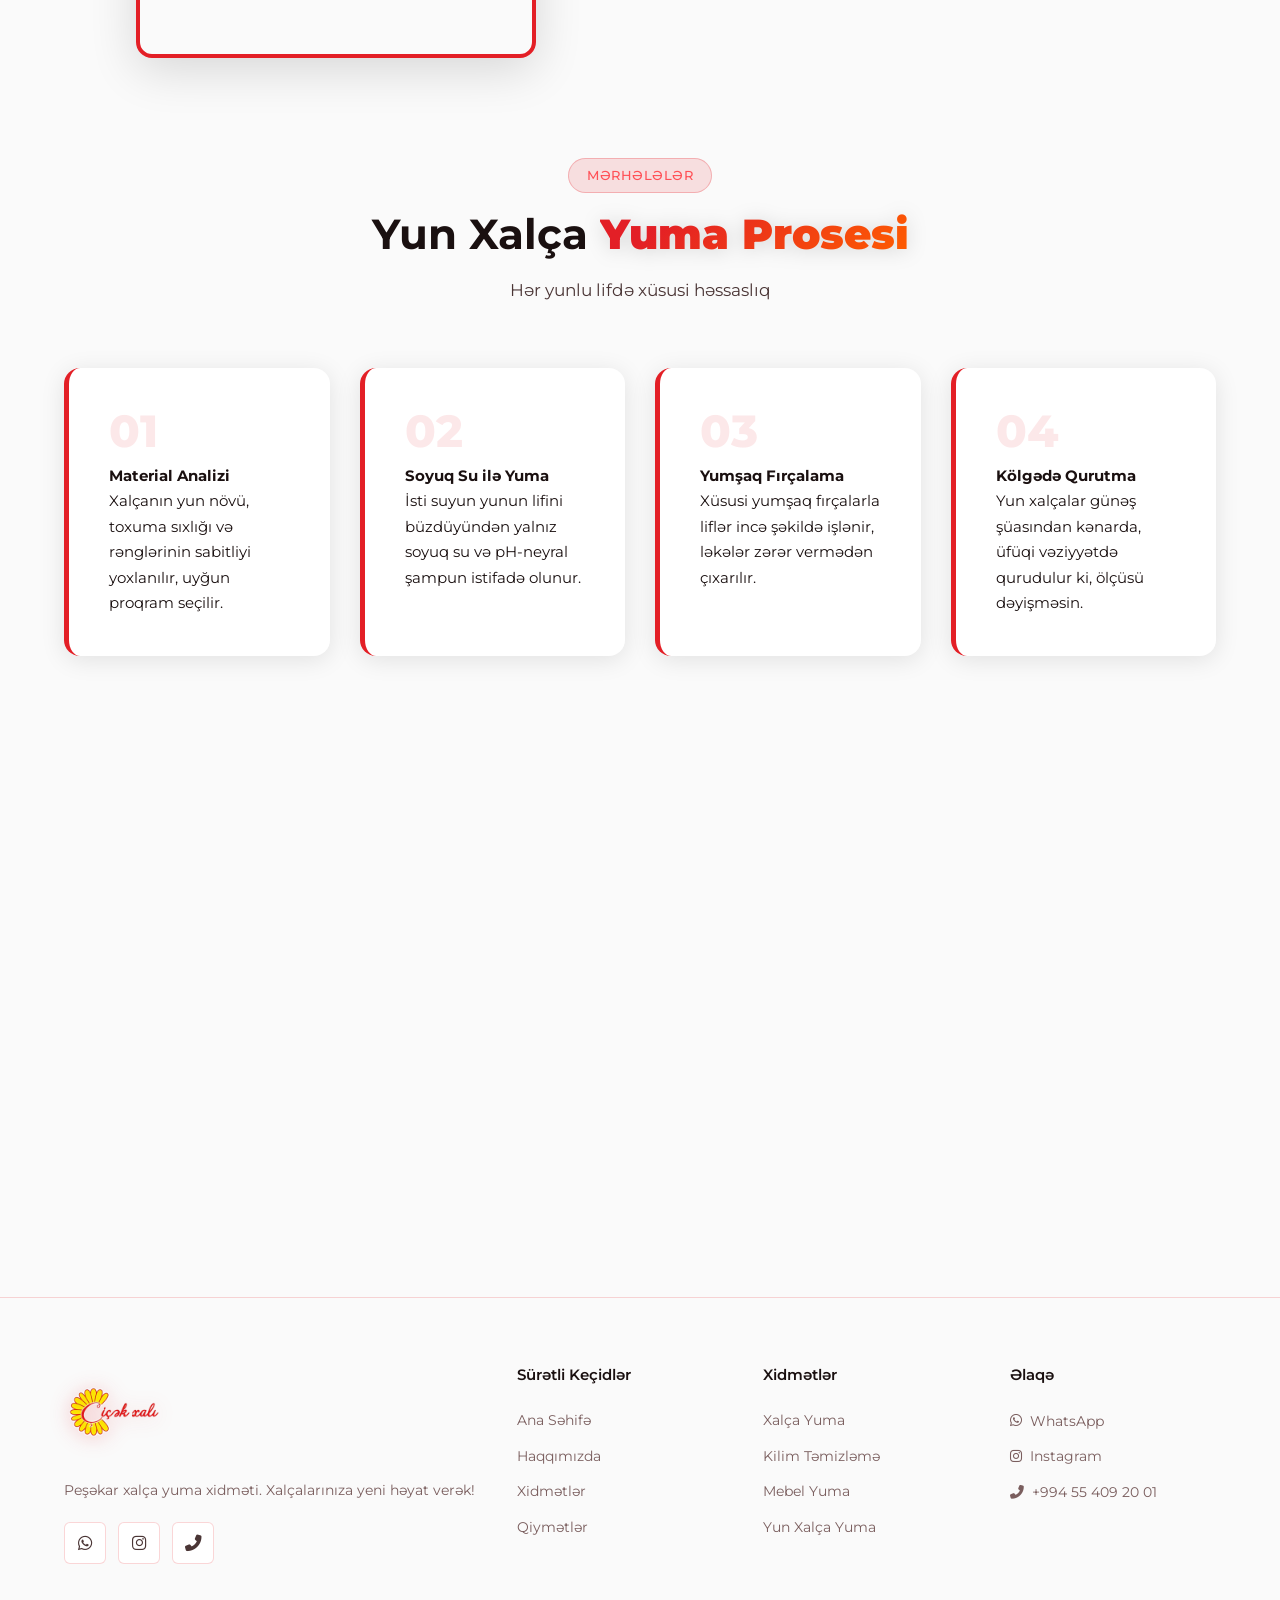
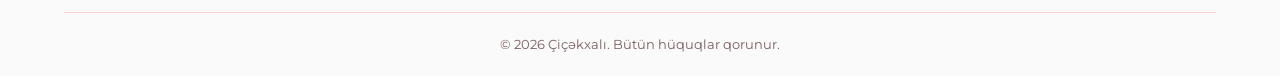
<file: services/yun-xalca-yuma.html>
<!DOCTYPE html>
<html lang="az">

<head>
    <meta charset="UTF-8">
    <meta name="viewport" content="width=device-width, initial-scale=1.0">

    <!-- Disable Browser Cache -->
    <meta http-equiv="Cache-Control" content="no-cache, no-store, must-revalidate">
    <meta http-equiv="Pragma" content="no-cache">
    <meta http-equiv="Expires" content="0">

    <!-- Google tag (gtag.js) -->
    <script async src="https://www.googletagmanager.com/gtag/js?id=G-N8HPVZ7KZC"></script>
    <script>
    window.dataLayer = window.dataLayer || [];
    function gtag(){dataLayer.push(arguments);}
    gtag('js', new Date());

    gtag('config', 'G-N8HPVZ7KZC');
    </script>

    <!-- Primary SEO -->
    <title>Yun Xalça Yuma Xidməti Bakı | Çiçəkxalı</title>
    <meta name="description" content="Çiçəkxalı – Yun xalçaların soyuq su və pH-neyral şampunlarla xüsusi texnologiya ilə yuyulması. Rənglər solmur, ölçü dəyişmir. Bakıda yun xalça yuma. ☎ +994 55 409 20 01">
    <meta name="keywords" content="yun xalça yuma Bakı, yun xalça təmizləmə, yun xalça yuma xidməti, peşəkar yun xalça yuma, wool carpet cleaning Baku, çiçəkxalı yun xalça, yun xalça qiyməti">
    <meta name="author" content="Çiçəkxalı">
    <meta name="robots" content="index, follow">
    <link rel="canonical" href="yun-xalca-yuma.html">

    <!-- Open Graph (Facebook, WhatsApp preview) -->
    <meta property="og:type" content="website">
    <meta property="og:locale" content="az_AZ">
    <meta property="og:site_name" content="Çiçəkxalı">
    <meta property="og:title" content="Yun Xalça Yuma Xidməti Bakı | Çiçəkxalı">
    <meta property="og:description" content="Çiçəkxalı – Yun xalçaların soyuq su və pH-neyral şampunlarla xüsusi texnologiya ilə yuyulması. Rənglər solmur, ölçü dəyişmir. Bakıda yun xalça yuma. ☎ +994 55 409 20 01">
    <meta property="og:url" content="yun-xalca-yuma.html">
    <meta property="og:image" content="../assets/images/yunxalca.png">
    <meta property="og:image:width" content="1200">
    <meta property="og:image:height" content="630">

    <!-- Twitter Card -->
    <meta name="twitter:card" content="summary_large_image">
    <meta name="twitter:title" content="Yun Xalça Yuma Xidməti Bakı | Çiçəkxalı">
    <meta name="twitter:description" content="Çiçəkxalı – Yun xalçaların soyuq su və pH-neyral şampunlarla xüsusi texnologiya ilə yuyulması. Rənglər solmur, ölçü dəyişmir. Bakıda yun xalça yuma. ☎ +994 55 409 20 01">
    <meta name="twitter:image" content="../assets/images/yunxalca.png">

    <!-- JSON-LD Structured Data (Local Business) -->
    <script type="application/ld+json">
    {
        "@context": "https://schema.org",
        "@type": "LocalBusiness",
        "name": "Çiçəkxalı",
        "description": "Bakıda peşəkar xalça, kilim, mebel və yun xalça yuma xidməti",
        "url": "../index.html",
        "telephone": "+994554092001",
        "address": {
            "@type": "PostalAddress",
            "addressLocality": "Bakı",
            "addressCountry": "AZ"
        },
        "openingHours": "Mo-Sa 09:00-19:00",
        "priceRange": "₼₼",
        "image": "../assets/images/yunxalca.png",
        "sameAs": [
            "https://www.instagram.com/cicek_xali",
            "https://wa.me/994554092001"
        ]
    }
    </script>

    <!-- Fonts & Icons -->
    <link rel="preconnect" href="https://fonts.googleapis.com">
    <link rel="preconnect" href="https://fonts.gstatic.com" crossorigin>
    <link href="https://fonts.googleapis.com/css2?family=Montserrat:wght@300;400;500;600;700;800&display=swap" rel="stylesheet">
    <link rel="stylesheet" href="https://cdnjs.cloudflare.com/ajax/libs/font-awesome/6.5.1/css/all.min.css">
    <link rel="icon" type="image/x-icon" href="../assets/images/favicon.ico">
    <link rel="stylesheet" href="../assets/css/style.css">
    <link rel="stylesheet" href="../assets/css/pricing-buttons.css">
    <style>
        .service-page-hero {
            padding: 160px 0 100px;
            background: #ffffff;
            color: var(--text-primary);
            text-align: center;
            position: relative;
            overflow: hidden;
        }

        .service-page-hero::before {
            content: '';
            position: absolute;
            top: -80px;
            right: -80px;
            width: 500px;
            height: 500px;
            background: radial-gradient(circle, rgba(227, 31, 38, 0.06) 0%, transparent 70%);
            pointer-events: none;
        }

        .service-page-hero::after {
            content: '';
            position: absolute;
            bottom: -60px;
            left: -60px;
            width: 400px;
            height: 400px;
            background: radial-gradient(circle, rgba(255, 215, 0, 0.06) 0%, transparent 70%);
            pointer-events: none;
        }

        .video-container {
            position: relative;
            width: 100%;
            max-width: 400px;
            margin: 0 auto;
            border-radius: var(--radius);
            overflow: hidden;
            box-shadow: var(--shadow-lg);
            border: 4px solid var(--primary);
            aspect-ratio: 9/16;
        }

        .video-container iframe {
            position: absolute;
            top: 0;
            left: 0;
            width: 100%;
            height: 100%;
        }

        .content-section {
            padding: 80px 0;
        }

        .process-grid {
            display: grid;
            grid-template-columns: repeat(auto-fit, minmax(250px, 1fr));
            gap: 30px;
            margin-top: 50px;
        }

        .process-item {
            background: var(--bg-card);
            padding: 40px;
            border-radius: var(--radius);
            border-left: 5px solid var(--primary);
            box-shadow: var(--shadow);
            transition: var(--transition);
        }

        .process-item:hover {
            transform: translateY(-5px);
            box-shadow: var(--shadow-lg);
        }

        .process-number {
            font-size: 3rem;
            font-weight: 800;
            color: rgba(227, 31, 38, 0.1);
            line-height: 1;
            margin-bottom: 10px;
        }

        .back-btn {
            display: inline-flex;
            align-items: center;
            gap: 10px;
            margin-bottom: 40px;
            color: var(--primary);
            font-weight: 600;
        }

        .back-btn:hover {
            gap: 15px;
        }
    </style>
</head>

<body>

    <!-- Custom Cursor -->
    <div id="cursor-dot"></div>
    <div id="cursor-ring"></div>

    <!-- Navigation -->
    <nav class="navbar" id="navbar">
        <div class="container nav-container">
            <a href="../index.html" class="logo">
                <img src="../assets/images/image2.png" alt="Çiçək xalı" class="logo-img">
            </a>
            <ul class="nav-links" id="navLinks">
                <li><a href="../index.html#home" class="nav-link">Ana Səhifə</a></li>
                <li><a href="../index.html#about" class="nav-link">Haqqımızda</a></li>
                <li class="has-dropdown">
                    <a href="../index.html#services" class="nav-link active">
                        Xidmətlər <i class="fas fa-chevron-down dropdown-icon"></i>
                    </a>
                    <div class="mega-menu">
                        <div class="mega-menu-header">
                            <h4>Nə Təklif Edirik?</h4>
                            <p>Hər növ xalça və kilim üçün peşəkar təmizləmə xidmətləri</p>
                        </div>
                        <div class="mega-menu-grid">
                            <a href="xalca-yuma.html" class="mega-menu-item">
                                <div class="mega-icon"><i class="fas fa-rug"></i></div>
                                <div class="mega-content">
                                    <h5>Xalça Yuma</h5>
                                    <p>Hər növ xalçaların dərin təmizlənməsi, ləkə çıxarılması və dezinfeksiyası</p>
                                    <span class="mega-link">Ətraflı <i class="fas fa-arrow-right"></i></span>
                                </div>
                            </a>
                            <a href="kilim-temizleme.html" class="mega-menu-item">
                                <div class="mega-icon"><i class="fas fa-scroll"></i></div>
                                <div class="mega-content">
                                    <h5>Kilim Təmizləmə</h5>
                                    <p>İncə və qiymətli kilimlərin xüsusi qayğı ilə təmizlənməsi</p>
                                    <span class="mega-link">Ətraflı <i class="fas fa-arrow-right"></i></span>
                                </div>
                            </a>
                            <a href="mebel-yuma.html" class="mega-menu-item">
                                <div class="mega-icon"><i class="fas fa-couch"></i></div>
                                <div class="mega-content">
                                    <h5>Mebel Təmizləmə</h5>
                                    <p>Divan, kreslo və digər yumşaq mebellərin yerində təmizlənməsi</p>
                                    <span class="mega-link">Ətraflı <i class="fas fa-arrow-right"></i></span>
                                </div>
                            </a>
                            <a href="yun-xalca-yuma.html" class="mega-menu-item">
                                <div class="mega-icon"><i class="fas fa-water"></i></div>
                                <div class="mega-content">
                                    <h5>Yun Xalça Yuma</h5>
                                    <p>Yun xalçaların xüsusi texnologiya ilə zərər vermədən yuyulması</p>
                                    <span class="mega-link">Ətraflı <i class="fas fa-arrow-right"></i></span>
                                </div>
                            </a>
                            <a href="perde-yuma.html" class="mega-menu-item">
                                <div class="mega-icon"><i class="fas fa-soap"></i></div>
                                <div class="mega-content">
                                    <h5>Pərdə Yuma</h5>
                                    <p>Tül, jalüz və qalın pərdələrin zərər görmədən yuyulub qurudulması</p>
                                    <span class="mega-link">Ətraflı <i class="fas fa-arrow-right"></i></span>
                                </div>
                            </a>
                            <a href="yastiq-yuma.html" class="mega-menu-item">
                                <div class="mega-icon"><i class="fas fa-cloud"></i></div>
                                <div class="mega-content">
                                    <h5>Yastıq Yuma</h5>
                                    <p>Tük və sintetik yastıqların antiallergik təmizlənməsi</p>
                                    <span class="mega-link">Ətraflı <i class="fas fa-arrow-right"></i></span>
                                </div>
                            </a>
                            <a href="odeyal-yuma.html" class="mega-menu-item">
                                <div class="mega-icon"><i class="fas fa-layer-group"></i></div>
                                <div class="mega-content">
                                    <h5>Odeyal Yuma</h5>
                                    <p>Hər ölçüdə qış örtükləri və odeyalların xüsusi maşınlarda təmizlənməsi</p>
                                    <span class="mega-link">Ətraflı <i class="fas fa-arrow-right"></i></span>
                                </div>
                            </a>
                            <a href="yorgan-dosek-yuma.html" class="mega-menu-item">
                                <div class="mega-icon"><i class="fas fa-bed"></i></div>
                                <div class="mega-content">
                                    <h5>Yorğan-Döşək Yuma</h5>
                                    <p>Yun, pambıq və ya sintepon olan yorğan-döşəklərin yuyulması</p>
                                    <span class="mega-link">Ətraflı <i class="fas fa-arrow-right"></i></span>
                                </div>
                            </a>
                        </div>
                    </div>
                </li>
                <li><a href="../index.html#pricing" class="nav-link">Qiymətlər</a></li>
                <li><a href="../index.html#reviews" class="nav-link">Müştəri Rəyləri</a></li>
                <li><a href="../index.html#gallery" class="nav-link">Digər</a></li>
                <li><a href="../index.html#contact" class="nav-link">Əlaqə</a></li>
                <li class="mobile-only-ctas">
                    <a href="../contact/contact.html" class="nav-cta order-cta">
                        <i class="fas fa-calendar-check"></i> Sifariş Ver
                    </a>
                    <a href="../contact/contact.html" class="nav-cta wa-cta">
                        <i class="fab fa-whatsapp"></i> Əlaqə
                    </a>
                </li>
            </ul>
            <div class="nav-actions">
                <a href="../contact/contact.html" class="nav-cta order-cta">
                    <i class="fas fa-calendar-check"></i> Sifariş Ver
                </a>
                <a href="../contact/contact.html" class="nav-cta wa-cta">
                    <i class="fab fa-whatsapp"></i> Əlaqə
                </a>
            </div>
            <button class="hamburger" id="hamburger" aria-label="Menu">
                <span class="bar"></span>
                <span class="bar"></span>
                <span class="bar"></span>
            </button>
        </div>
    </nav>

    <!-- Mobile Menu Overlay -->
    <div class="mobile-overlay" id="mobileOverlay"></div>

    <header class="service-page-hero">
        <div class="container" style="position: relative; z-index: 2;">
            <span class="section-badge">Xüsusi Texnologiya</span>
            <h1 class="hero-title" style="color: var(--text-primary); margin: 24px auto; max-width: 700px; text-align: center;">
                Yun Xalça
                <span style="display: block; background: linear-gradient(135deg, #e31f26 20%, #ff5e00 100%); -webkit-background-clip: text; -webkit-text-fill-color: transparent; background-clip: text; font-style: italic; letter-spacing: -1px;">Yuma</span>
            </h1>
            <p class="hero-subtitle" style="color: var(--text-secondary); margin: 0 auto; max-width: 560px; text-align: center;">
                Yun xalçaların xüsusi texnologiya ilə zərər vermədən yuyulması.
            </p>
            <div style="margin-top: 36px;">
                <a href="https://wa.me/994554092001" class="btn btn-primary">
                    <i class="fab fa-whatsapp"></i> İndi Sifariş Ver
                </a>
            </div>
        </div>
    </header>

    <section class="content-section">
        <div class="container">
            <a href="../index.html#services" class="back-btn"><i class="fas fa-arrow-left"></i> Xidmətlərə qayıt</a>
            
            <div class="about-grid">
                <div class="video-side">
                    <div class="section-header" style="text-align: left; margin-bottom: 30px;">
                        <span class="section-badge">Video İcmal</span>
                        <h2 class="section-title">İşimizə <span class="text-gradient">Baxın</span></h2>
                        <p class="section-desc" style="margin: 0;">Yun xalçaların necə həssas şəkildə yuyulduğunu izləyin.</p>
                    </div>
                    <div class="video-container">
                        <iframe src="https://www.youtube.com/embed/DSixsYlKXMg" title="Yun Xalça Yuma" frameborder="0" allow="accelerometer; autoplay; clipboard-write; encrypted-media; gyroscope; picture-in-picture; web-share" allowfullscreen></iframe>
                    </div>
                </div>
                <div class="text-side">
                    <div class="section-header" style="text-align: left; margin-bottom: 30px;">
                        <span class="section-badge">Xidmət Haqqında</span>
                        <h2 class="section-title">Niyə Xüsusi <span class="text-gradient">Yanaşma</span>?</h2>
                    </div>
                    <p class="about-text">
                        Yun xalçalar adi sintetik xalçalardan fərqli olaraq həddindən artıq həssas bir quruluşa malikdir. Yanlış temperatur, güclü kimyəvi maddələr və ya standart yuma üsulları yunun lifini zədələyə, xalçanın ölçüsünü dəyişdirə və rənglərini soldurar bilər. <strong>Çiçəkxalı</strong> olaraq biz, yun xalçaların xüsusiyyətlərini nəzərə alaraq soyuq su, pH-neyral şampunlar və yumşaq fırçalar istifadə edirik.
                    </p>
                    <ul class="price-features" style="margin-top: 20px;">
                        <li><i class="fas fa-check-circle" style="color: var(--primary);"></i> Liflər zədələnmədən həssas təmizlənmə</li>
                        <li><i class="fas fa-check-circle" style="color: var(--primary);"></i> Soyuq su və pH-neyral şampunlar</li>
                        <li><i class="fas fa-check-circle" style="color: var(--primary);"></i> Rəng sabitliyi qorunur</li>
                        <li><i class="fas fa-check-circle" style="color: var(--primary);"></i> Ölçü dəyişikliyi olmur</li>
                    </ul>
                    <div style="margin-top: 40px;">
                        <a href="https://wa.me/994554092001" class="btn btn-primary">
                            <i class="fab fa-whatsapp"></i> WhatsApp ilə Əlaqə
                        </a>
                    </div>
                </div>
            </div>

            <div class="process-section" style="margin-top: 100px;">
                <div class="section-header">
                    <span class="section-badge">Mərhələlər</span>
                    <h2 class="section-title">Yun Xalça <span class="text-gradient">Yuma Prosesi</span></h2>
                    <p class="section-desc">Hər yunlu lifdə xüsusi həssaslıq</p>
                </div>
                
                <div class="process-grid">
                    <div class="process-item">
                        <div class="process-number">01</div>
                        <h4>Material Analizi</h4>
                        <p>Xalçanın yun növü, toxuma sıxlığı və rənglərinin sabitliyi yoxlanılır, uyğun proqram seçilir.</p>
                    </div>
                    <div class="process-item">
                        <div class="process-number">02</div>
                        <h4>Soyuq Su ilə Yuma</h4>
                        <p>İsti suyun yunun lifini büzdüyündən yalnız soyuq su və pH-neyral şampun istifadə olunur.</p>
                    </div>
                    <div class="process-item">
                        <div class="process-number">03</div>
                        <h4>Yumşaq Fırçalama</h4>
                        <p>Xüsusi yumşaq fırçalarla liflər incə şəkildə işlənir, ləkələr zərər vermədən çıxarılır.</p>
                    </div>
                    <div class="process-item">
                        <div class="process-number">04</div>
                        <h4>Kölgədə Qurutma</h4>
                        <p>Yun xalçalar günəş şüasından kənarda, üfüqi vəziyyətdə qurudulur ki, ölçüsü dəyişməsin.</p>
                    </div>
                </div>
            </div>

            <div class="detailed-desc reveal" style="margin-top: 100px; background: rgba(227, 31, 38, 0.03); padding: 50px; border-radius: var(--radius); border: 1px dashed var(--primary);">
                <div class="section-header" style="text-align: left; margin-bottom: 30px;">
                    <span class="section-badge">Nəzərə Alın</span>
                    <h2 class="section-title">Yun Xalçalar Niyə <span class="text-gradient">Xüsusi Qayğı</span> Tələb Edir?</h2>
                </div>
                <div style="line-height: 1.8; color: var(--text-secondary);">
                    <p style="margin-bottom: 25px;">
                        Yun, təbii protein lifi olduğundan kimyəvi maddələrə, həddindən artıq istiyə və mexaniki təzyiqə qarşı olduqca həssasdır. Evdə adi yuma maşınında yuyulan yun xalça yığışa, uzana və ya rəngi sola bilər. Buna görə peşəkar yuna özel usullar tətbiq etmək vacibdir.
                    </p>
                    <p style="margin-bottom: 25px;">
                        <strong>Çiçəkxalı</strong> olaraq yun xalçaları sintetiklərdən ayrı qiymətləndirir, hər birini fərdi olaraq işləyirik. Bizim metodikamız beynəlxalq yun standartlarına uyğundur və xalçanızın ömrünü uzadır.
                    </p>
                    <div style="display: grid; grid-template-columns: repeat(auto-fit, minmax(200px, 1fr)); gap: 15px;">
                        <span style="display: flex; align-items: center; gap: 10px; font-weight: 600;"><i class="fas fa-check-circle" style="color: var(--primary);"></i> Həssas fırçalama</span>
                        <span style="display: flex; align-items: center; gap: 10px; font-weight: 600;"><i class="fas fa-check-circle" style="color: var(--primary);"></i> pH-neyral şampun</span>
                        <span style="display: flex; align-items: center; gap: 10px; font-weight: 600;"><i class="fas fa-check-circle" style="color: var(--primary);"></i> Soyuq su texnologiyası</span>
                        <span style="display: flex; align-items: center; gap: 10px; font-weight: 600;"><i class="fas fa-check-circle" style="color: var(--primary);"></i> Kölgədə qurutma</span>
                        <span style="display: flex; align-items: center; gap: 10px; font-weight: 600;"><i class="fas fa-check-circle" style="color: var(--primary);"></i> Ölçü saxlanılır</span>
                    </div>
                </div>
            </div>
        </div>
    </section>

    <!-- Footer -->
    <footer class="footer">
        <div class="container">
            <div class="footer-grid">
                <div class="footer-brand">
                    <a href="../index.html#home" class="logo">
                        <img src="../assets/images/image2.png" alt="Çiçək xalı" class="logo-img">
                    </a>
                    <p>Peşəkar xalça yuma xidməti. Xalçalarınıza yeni həyat verək!</p>
                    <div class="footer-socials">
                        <a href="https://wa.me/994554092001" target="_blank" rel="noopener" aria-label="WhatsApp"><i
                                class="fab fa-whatsapp"></i></a>
                        <a href="https://www.instagram.com/cicek_xali" target="_blank" rel="noopener"
                            aria-label="Instagram"><i class="fab fa-instagram"></i></a>
                        <a href="tel:+994554092001" aria-label="Telefon"><i class="fas fa-phone-alt"></i></a>
                    </div>
                </div>
                <div class="footer-links-group">
                    <h4>Sürətli Keçidlər</h4>
                    <ul class="footer-links">
                        <li><a href="../index.html#home">Ana Səhifə</a></li>
                        <li><a href="../index.html#about">Haqqımızda</a></li>
                        <li><a href="../index.html#services">Xidmətlər</a></li>
                        <li><a href="../index.html#pricing">Qiymətlər</a></li>
                    </ul>
                </div>
                <div class="footer-links-group">
                    <h4>Xidmətlər</h4>
                    <ul class="footer-links">
                        <li><a href="xalca-yuma.html">Xalça Yuma</a></li>
                        <li><a href="kilim-temizleme.html">Kilim Təmizləmə</a></li>
                        <li><a href="mebel-yuma.html">Mebel Yuma</a></li>
                        <li><a href="yun-xalca-yuma.html">Yun Xalça Yuma</a></li>
                    </ul>
                </div>
                <div class="footer-links-group">
                    <h4>Əlaqə</h4>
                    <ul class="footer-links">
                        <li><a href="https://wa.me/994554092001" target="_blank" rel="noopener"><i
                                    class="fab fa-whatsapp"></i> WhatsApp</a></li>
                        <li><a href="https://www.instagram.com/cicek_xali" target="_blank" rel="noopener"><i
                                    class="fab fa-instagram"></i> Instagram</a></li>
                        <li><a href="tel:+994554092001"><i class="fas fa-phone-alt"></i> +994 55 409 20 01</a></li>
                    </ul>
                </div>
            </div>
            <div class="footer-bottom">
                <p>&copy; 2026 Çiçəkxalı. Bütün hüquqlar qorunur.</p>
            </div>
        </div>
    </footer>

    <!-- Floating WhatsApp Button -->
    <a href="https://wa.me/994554092001?text=Salam!%20Xalça%20yuma%20xidməti%20haqqında%20məlumat%20almaq%20istəyirəm"
        class="floating-whatsapp" target="_blank" rel="noopener" aria-label="WhatsApp ilə əlaqə" id="floating-whatsapp">
        <i class="fab fa-whatsapp"></i>
        <span class="floating-tooltip">WhatsApp ilə yazın</span>
    </a>

    <script src="../assets/js/script.js"></script>
</body>

</html>
</file>
<file: admin/style.css>
/* Admin Panel Styling - Light Theme to match Main Site */
:root {
    --primary: #e31f26;
    --primary-light: #ff4f55;
    --accent: #FFD700;
    --bg-body: #fafafa;
    --bg-card: #ffffff;
    --text-main: #1a1010;
    --text-muted: #7a5e5e;
    --border: rgba(227, 31, 38, 0.1);
    --shadow: 0 10px 40px rgba(0, 0, 0, 0.05);
}

* {
    margin: 0;
    padding: 0;
    box-sizing: border-box;
}

body {
    font-family: 'Montserrat', sans-serif;
    background-color: var(--bg-body);
    color: var(--text-main);
}

/* Login Page */
.login-container {
    height: 100vh;
    display: flex;
    align-items: center;
    justify-content: center;
    background: linear-gradient(135deg, #fdfbfb 0%, #ebedee 100%);
}

.login-card {
    background: var(--bg-card);
    padding: 45px;
    border-radius: 24px;
    width: 100%;
    max-width: 420px;
    box-shadow: 0 20px 60px rgba(0,0,0,0.08);
    border: 1px solid var(--border);
    text-align: center;
}

.login-card .logo-img {
    height: 120px;
    margin-bottom: 25px;
}

.login-card h2 {
    margin-bottom: 30px;
    font-size: 1.8rem;
    font-weight: 800;
    color: var(--text-main);
}

.form-group {
    margin-bottom: 20px;
    text-align: left;
}

.form-group label {
    display: block;
    margin-bottom: 8px;
    font-size: 0.85rem;
    font-weight: 600;
    color: var(--text-muted);
}

.form-group input {
    width: 100%;
    padding: 14px 18px;
    background: #f8f8f8;
    border: 1px solid #eee;
    border-radius: 12px;
    color: var(--text-main);
    outline: none;
    transition: 0.3s;
    font-family: inherit;
}

.form-group input:focus {
    border-color: var(--primary);
    background: #fff;
    box-shadow: 0 0 0 4px rgba(227, 31, 38, 0.05);
}

.login-btn {
    width: 100%;
    padding: 16px;
    background: linear-gradient(135deg, var(--primary), var(--primary-light));
    border: none;
    border-radius: 12px;
    color: white;
    font-weight: 700;
    font-size: 1rem;
    cursor: pointer;
    transition: 0.3s;
    margin-top: 10px;
    box-shadow: 0 8px 25px rgba(227, 31, 38, 0.25);
}

.login-btn:hover {
    transform: translateY(-2px);
    box-shadow: 0 12px 30px rgba(227, 31, 38, 0.35);
}

/* Dashboard Layout */
.dashboard-wrapper {
    display: flex;
    min-height: 100vh;
}

.sidebar {
    width: 280px;
    background: var(--bg-card);
    padding: 40px 24px;
    border-right: 1px solid #eee;
}

.sidebar h1 {
    font-size: 1.5rem;
    font-weight: 800;
    color: var(--primary);
    margin-bottom: 40px;
    text-align: center;
}

.nav-menu {
    list-style: none;
}

.nav-item {
    padding: 14px 20px;
    margin-bottom: 8px;
    border-radius: 12px;
    cursor: pointer;
    transition: 0.3s;
    color: var(--text-muted);
    display: flex;
    align-items: center;
    gap: 12px;
    font-weight: 600;
}

.nav-item:hover, .nav-item.active {
    background: rgba(227, 31, 38, 0.05);
    color: var(--primary);
}

.main-content {
    flex: 1;
    padding: 50px;
    background-color: #fcfcfc;
}

.header-bar {
    display: flex;
    justify-content: space-between;
    align-items: center;
    margin-bottom: 40px;
}

.header-bar h2 {
    font-weight: 800;
}

.stats-grid {
    display: grid;
    grid-template-columns: repeat(auto-fit, minmax(240px, 1fr));
    gap: 25px;
    margin-bottom: 40px;
}

.stat-card {
    background: var(--bg-card);
    padding: 30px;
    border-radius: 24px;
    border: 1px solid #eee;
    box-shadow: 0 4px 20px rgba(0,0,0,0.02);
}

.stat-card h3 {
    font-size: 0.9rem;
    color: var(--text-muted);
    margin-bottom: 12px;
    font-weight: 600;
}

.stat-card p {
    font-size: 2.2rem;
    font-weight: 800;
    color: var(--text-main);
}
</file>
<file: assets/css/style.css>
/* ===== CSS Reset & Variables ===== */
*,
*::before,
*::after {
    margin: 0;
    padding: 0;
    box-sizing: border-box;
}

:root {
    --primary: #e31f26;
    --primary-dark: #9b0008;
    --primary-light: #ff4f55;
    --accent: #FFD700;
    --accent-light: #FFE94D;

    /* Light theme backgrounds */
    --bg-dark: #fafafa;
    --bg-section: #f4f1f1;
    --bg-card: #ffffff;
    --bg-card-hover: #fff8f8;

    /* Light theme text */
    --text-primary: #1a1010;
    --text-secondary: #4a3535;
    --text-muted: #7a5e5e;

    /* Borders */
    --border: rgba(227, 31, 38, 0.18);
    --border-gold: rgba(255, 215, 0, 0.3);

    /* Shadows */
    --shadow: 0 4px 24px rgba(0, 0, 0, 0.1);
    --shadow-lg: 0 12px 48px rgba(0, 0, 0, 0.14);
    --shadow-red: 0 8px 32px rgba(227, 31, 38, 0.2);
    --shadow-gold: 0 8px 32px rgba(255, 215, 0, 0.25);

    --radius: 16px;
    --radius-sm: 10px;
    --radius-xs: 6px;
    --transition: 0.3s cubic-bezier(0.4, 0, 0.2, 1);
    --font: 'Montserrat', sans-serif;

    --whatsapp: #25D366;
    --instagram-1: #f09433;
    --instagram-2: #e6683c;
    --instagram-3: #dc2743;
    --instagram-4: #cc2366;
    --instagram-5: #bc1888;
}

html {
    scroll-behavior: smooth;
    font-size: 15px;
}

body {
    font-family: var(--font);
    background: var(--bg-dark);
    color: var(--text-primary);
    line-height: 1.7;
    overflow-x: hidden;
}

a {
    text-decoration: none;
    color: inherit;
    transition: var(--transition);
}

ul {
    list-style: none;
}

img {
    max-width: 100%;
    display: block;
}

.container {
    max-width: 1200px;
    margin: 0 auto;
    padding: 0 24px;
}

.section {
    padding: 100px 0;
}

.text-gradient {
    background: linear-gradient(135deg, #e31f26 20%, #ff5e00 100%);
    -webkit-background-clip: text;
    -webkit-text-fill-color: transparent;
    background-clip: text;
    filter: drop-shadow(0 2px 10px rgba(0, 0, 0, 0.15));
    font-weight: 900 !important;
}

/* ===== Section Header ===== */
.section-badge {
    display: inline-flex;
    align-items: center;
    gap: 8px;
    padding: 6px 18px;
    background: rgba(198, 40, 40, 0.15);
    border: 1px solid rgba(198, 40, 40, 0.3);
    border-radius: 50px;
    color: var(--primary-light);
    font-size: 0.85rem;
    font-weight: 500;
    letter-spacing: 0.5px;
    text-transform: uppercase;
    margin-bottom: 16px;
}

.section-header {
    text-align: center;
    margin-bottom: 64px;
}

.section-title {
    font-size: clamp(2rem, 4vw, 2.8rem);
    font-weight: 700;
    margin-bottom: 16px;
    line-height: 1.2;
}

.section-desc {
    color: var(--text-secondary);
    font-size: 1.1rem;
    max-width: 560px;
    margin: 0 auto;
}

/* ===== Navbar ===== */
.navbar {
    position: fixed;
    top: 0;
    left: 0;
    width: 100%;
    z-index: 1000;
    padding: 12px 0;
    transition: all 0.5s cubic-bezier(0.4, 0, 0.2, 1);
}

.navbar.scrolled {
    padding: 8px 0;
    background: rgba(255, 255, 255, 0.85);
    backdrop-filter: blur(20px);
    -webkit-backdrop-filter: blur(20px);
    border-bottom: 1px solid rgba(227, 31, 38, 0.08);
    box-shadow: 0 10px 40px rgba(0, 0, 0, 0.05);
}

.nav-container {
    display: flex;
    align-items: center;
    justify-content: space-between;
}

.logo {
    display: flex;
    align-items: center;
    gap: 10px;
    z-index: 1001;
}

.logo-icon {
    width: 42px;
    height: 42px;
    display: flex;
    align-items: center;
    justify-content: center;
    background: linear-gradient(135deg, var(--primary), var(--primary-light));
    border-radius: 12px;
    font-size: 1.1rem;
    color: white;
}

.logo-text {
    font-size: 1.4rem;
    font-weight: 700;
    color: var(--text-primary);
}

.logo-accent {
    color: var(--accent);
}

.nav-links {
    display: flex;
    align-items: center;
    gap: 8px;
}

.nav-link {
    padding: 8px 16px;
    border-radius: 50px;
    color: #4a3535;
    font-weight: 600;
    font-size: 0.95rem;
    position: relative;
    transition: all 0.3s ease;
}

.nav-link::after {
    content: '';
    position: absolute;
    bottom: 0;
    left: 50%;
    width: 0;
    height: 3px;
    background: var(--primary);
    transition: all 0.3s ease;
    transform: translateX(-50%);
    border-radius: 10px;
    opacity: 0;
}

.nav-link:hover {
    color: var(--primary);
    transform: translateY(-2px);
}

.nav-link.active {
    color: var(--primary);
    background: rgba(227, 31, 38, 0.07);
}

.nav-link.active::after {
    width: 12px;
    opacity: 1;
}

.nav-actions {
    display: flex;
    align-items: center;
    gap: 12px;
}

.nav-cta {
    display: inline-flex;
    align-items: center;
    gap: 8px;
    padding: 10px 18px;
    border-radius: 50px;
    font-weight: 700;
    font-size: 0.88rem;
    transition: all 0.3s cubic-bezier(0.175, 0.885, 0.32, 1.275);
}

.order-cta {
    background: linear-gradient(135deg, var(--primary), var(--primary-light));
    color: white !important;
    box-shadow: 0 4px 15px rgba(227, 31, 38, 0.25);
}

.order-cta:hover {
    transform: translateY(-2px) scale(1.03);
    box-shadow: 0 6px 20px rgba(227, 31, 38, 0.35);
}

.wa-cta {
    background: rgba(37, 211, 102, 0.1);
    color: #25D366 !important;
    border: 1.5px solid rgba(37, 211, 102, 0.2);
}

.wa-cta:hover {
    background: #25D366;
    color: white !important;
}

/* Hamburger */
.hamburger {
    display: none;
    flex-direction: column;
    gap: 6px;
    background: none;
    border: none;
    cursor: pointer;
    padding: 8px;
    z-index: 1001;
}

.hamburger .bar {
    width: 28px;
    height: 2.5px;
    background: var(--primary);
    border-radius: 4px;
    transition: var(--transition);
}

.hamburger.active .bar:nth-child(1) {
    transform: rotate(45deg) translate(6px, 6px);
}

.hamburger.active .bar:nth-child(2) {
    opacity: 0;
    transform: translateX(-10px);
}

.hamburger.active .bar:nth-child(3) {
    transform: rotate(-45deg) translate(6px, -6px);
}

/* Mobile Overlay */
.mobile-overlay {
    display: none;
    position: fixed;
    inset: 0;
    background: rgba(0, 0, 0, 0.6);
    z-index: 998;
    opacity: 0;
    transition: opacity 0.3s ease;
}

.mobile-overlay.active {
    display: block;
    opacity: 1;
}

/* ===== Hero Section ===== */
.hero {
    position: relative;
    min-height: 100vh;
    display: flex;
    align-items: center;
    overflow: hidden;
}

.hero-bg {
    position: absolute;
    inset: 0;
    z-index: 0;
}

.hero-img {
    width: 100%;
    height: 100%;
    object-fit: cover;
    filter: brightness(0.75) saturate(0.85);
}

.hero-overlay {
    position: absolute;
    inset: 0;
    background: linear-gradient(
        to bottom,
        rgba(255, 255, 255, 0.7) 0%,
        rgba(255, 255, 255, 0.5) 50%,
        rgba(255, 255, 255, 0.96) 100%
    );
}

.hero-content {
    position: relative;
    z-index: 1;
    padding-top: 120px;
    padding-bottom: 80px;
}

.hero-badge {
    display: inline-flex;
    align-items: center;
    gap: 8px;
    padding: 8px 20px;
    background: rgba(251, 192, 45, 0.15);
    border: 1px solid rgba(251, 192, 45, 0.3);
    border-radius: 50px;
    color: var(--accent);
    font-size: 0.9rem;
    font-weight: 500;
    margin-bottom: 24px;
    animation: fadeInUp 0.8s ease;
}

.hero-title {
    font-size: clamp(2.5rem, 6vw, 4.2rem);
    font-weight: 800;
    line-height: 1.15;
    margin-bottom: 24px;
    max-width: 700px;
    color: #1a1010;
    animation: fadeInUp 0.8s ease 0.1s both;
    text-shadow: 0 2px 10px rgba(255, 255, 255, 0.5);
}

.hero-subtitle {
    font-size: 1.15rem;
    color: var(--text-secondary);
    max-width: 540px;
    margin-bottom: 36px;
    line-height: 1.8;
    animation: fadeInUp 0.8s ease 0.2s both;
    text-shadow: 0 1px 5px rgba(255, 255, 255, 0.8);
    font-weight: 500;
}

.hero-buttons {
    display: flex;
    flex-wrap: wrap;
    gap: 16px;
    margin-bottom: 56px;
    animation: fadeInUp 0.8s ease 0.3s both;
}

/* Buttons */
.btn {
    display: inline-flex;
    align-items: center;
    gap: 10px;
    padding: 14px 28px;
    border-radius: var(--radius-sm);
    font-family: var(--font);
    font-weight: 600;
    font-size: 1rem;
    cursor: pointer;
    transition: var(--transition);
    border: none;
}

.btn-primary {
    background: linear-gradient(135deg, var(--primary), var(--primary-light));
    color: white;
    box-shadow: 0 4px 20px rgba(198, 40, 40, 0.3);
}

.btn-primary:hover {
    transform: translateY(-3px);
    box-shadow: 0 8px 30px rgba(198, 40, 40, 0.4);
}

.btn-outline {
    background: transparent;
    color: var(--text-primary);
    border: 2px solid var(--border);
}

.btn-outline:hover {
    border-color: var(--primary-light);
    background: rgba(198, 40, 40, 0.1);
    transform: translateY(-3px);
}

.btn-outline-card {
    background: transparent;
    color: var(--primary-light);
    border: 2px solid var(--primary);
    width: 100%;
    justify-content: center;
}

.btn-outline-card:hover {
    background: var(--primary);
    color: white;
    transform: translateY(-2px);
}

.btn-full {
    width: 100%;
    justify-content: center;
}

/* Hero Stats */
.hero-stats {
    display: flex;
    align-items: center;
    gap: 32px;
    padding: 28px 36px;
    background: rgba(255, 255, 255, 0.9);
    backdrop-filter: blur(16px);
    border: 1px solid rgba(227, 31, 38, 0.15);
    border-radius: var(--radius);
    animation: fadeInUp 0.8s ease 0.4s both;
    max-width: fit-content;
    box-shadow: 0 8px 32px rgba(0,0,0,0.1);
}

.stat {
    display: flex;
    flex-direction: column;
}

.stat-number {
    font-size: 1.6rem;
    font-weight: 800;
    color: var(--primary);
    font-variant-numeric: tabular-nums;
}

.stat-label {
    font-size: 0.85rem;
    color: var(--text-muted);
    font-weight: 500;
}

.stat-divider {
    width: 1px;
    height: 40px;
    background: var(--border);
}

/* Hero Scroll */
.hero-scroll {
    position: absolute;
    bottom: 32px;
    left: 50%;
    transform: translateX(-50%);
    z-index: 1;
}

.hero-scroll a {
    display: flex;
    align-items: center;
    justify-content: center;
    width: 44px;
    height: 44px;
    border: 2px solid rgba(227, 31, 38, 0.3);
    border-radius: 50%;
    color: var(--primary);
    animation: bounce 2s infinite;
}

/* ===== About Section ===== */
.about {
    background: var(--bg-section);
}

.about-grid {
    display: grid;
    grid-template-columns: 1fr 1fr;
    gap: 64px;
    align-items: center;
}

.about-images {
    position: relative;
}

.about-img-main {
    border-radius: var(--radius);
    overflow: hidden;
    box-shadow: var(--shadow-lg);
}

.about-img-main img {
    width: 100%;
    height: 400px;
    object-fit: cover;
    transition: transform 0.6s ease;
}

.about-img-main:hover img {
    transform: scale(1.05);
}

.about-img-secondary {
    position: absolute;
    bottom: -30px;
    right: -30px;
    width: 200px;
    height: 200px;
    border-radius: var(--radius);
    overflow: hidden;
    border: 4px solid #f4f1f1;
    box-shadow: var(--shadow);
}

.about-img-secondary img {
    width: 100%;
    height: 100%;
    object-fit: cover;
}

.about-experience {
    position: absolute;
    top: -20px;
    left: -20px;
    background: linear-gradient(135deg, var(--primary), var(--primary-light));
    padding: 20px 24px;
    border-radius: var(--radius);
    text-align: center;
    box-shadow: var(--shadow);
}

.exp-number {
    display: block;
    font-size: 2.2rem;
    font-weight: 800;
    color: white;
    line-height: 1;
}

.exp-text {
    font-size: 0.8rem;
    color: rgba(255,255,255,0.85);
    font-weight: 500;
}

.about-content .section-badge {
    margin-bottom: 12px;
}

.about-content .section-title {
    margin-bottom: 20px;
}

.about-text {
    color: var(--text-secondary);
    font-size: 1.05rem;
    margin-bottom: 32px;
    line-height: 1.8;
}

.about-features {
    display: grid;
    grid-template-columns: 1fr 1fr;
    gap: 20px;
}

.feature {
    display: flex;
    align-items: flex-start;
    gap: 14px;
    padding: 16px;
    background: var(--bg-card);
    border-radius: var(--radius-sm);
    border: 1px solid var(--border);
    transition: var(--transition);
}

.feature:hover {
    border-color: var(--primary);
    transform: translateY(-5px);
    box-shadow: var(--shadow-red);
}

.feature:hover .feature-icon {
    background: var(--primary);
    color: white;
}

/* Feature Icon Animations */
.feature:hover .fa-truck {
    animation: truckMove 0.8s ease-in-out infinite;
}

.feature:hover .fa-leaf {
    animation: leafSway 1s ease-in-out infinite;
    transform-origin: bottom center;
}

.feature:hover .fa-shield-alt {
    animation: shieldPulse 1s ease-in-out infinite;
}

.feature:hover .fa-clock {
    animation: clockSpin 2s linear infinite;
}

@keyframes truckMove {
    0%, 100% { transform: translateX(0); }
    50% { transform: translateX(5px); }
}

@keyframes leafSway {
    0%, 100% { transform: rotate(0); }
    50% { transform: rotate(20deg); }
}

@keyframes shieldPulse {
    0%, 100% { transform: scale(1); }
    50% { transform: scale(1.25); }
}

@keyframes clockSpin {
    from { transform: rotate(0deg); }
    to { transform: rotate(360deg); }
}

.feature-icon {
    width: 42px;
    height: 42px;
    display: flex;
    align-items: center;
    justify-content: center;
    background: rgba(227, 31, 38, 0.1);
    border-radius: var(--radius-xs);
    color: var(--primary);
    font-size: 1rem;
    flex-shrink: 0;
}

.feature h4 {
    font-size: 0.95rem;
    font-weight: 600;
    margin-bottom: 4px;
    color: var(--text-primary);
}

.feature p {
    font-size: 0.82rem;
    color: var(--text-muted);
    line-height: 1.4;
}

/* ===== Services Section ===== */
.services-grid {
    display: grid;
    grid-template-columns: repeat(4, 1fr);
    gap: 24px;
}

.service-card {
    background: var(--bg-card);
    border: 1px solid var(--border);
    border-radius: var(--radius);
    padding: 0;
    overflow: hidden;
    transition: var(--transition);
}

.service-card:hover {
    transform: translateY(-8px);
    border-color: var(--primary);
    box-shadow: 0 16px 48px rgba(198, 40, 40, 0.15);
}

.service-icon {
    width: 100%;
    height: 200px;
    overflow: hidden;
}

.service-icon img {
    width: 100%;
    height: 100%;
    object-fit: cover;
    transition: transform 0.5s ease;
}

.service-card:hover .service-icon img {
    transform: scale(1.1);
}

.service-card h3 {
    font-size: 1.15rem;
    font-weight: 600;
    padding: 20px 20px 8px;
}

.service-card p {
    font-size: 0.9rem;
    color: var(--text-secondary);
    padding: 0 20px;
    line-height: 1.6;
}

.service-link {
    display: inline-flex;
    align-items: center;
    gap: 8px;
    padding: 16px 20px;
    color: var(--primary-light);
    font-weight: 600;
    font-size: 0.9rem;
}

.service-link:hover {
    color: var(--accent);
    gap: 12px;
}

/* ===== Pricing Section ===== */
.pricing {
    background: var(--bg-section);
}

.pricing-grid {
    display: grid;
    grid-template-columns: repeat(3, 1fr);
    gap: 28px;
    align-items: stretch;
}

.price-card {
    background: var(--bg-card);
    border: 1px solid var(--border);
    border-radius: var(--radius);
    padding: 36px 28px;
    display: flex;
    flex-direction: column;
    transition: var(--transition);
    position: relative;
}

.price-card:hover {
    transform: translateY(-6px);
    border-color: var(--primary);
    box-shadow: 0 12px 40px rgba(198, 40, 40, 0.12);
}

.price-card.popular {
    border-color: var(--primary);
    background: linear-gradient(180deg, rgba(198, 40, 40, 0.12) 0%, var(--bg-card) 100%);
    box-shadow: 0 8px 32px rgba(198, 40, 40, 0.15);
    transform: scale(1.04);
}

.price-card.popular:hover {
    transform: scale(1.04) translateY(-6px);
}


.popular-badge {
    position: absolute;
    top: -14px;
    left: 50%;
    transform: translateX(-50%);
    padding: 6px 20px;
    background: linear-gradient(135deg, var(--primary), var(--primary-light));
    color: white;
    font-size: 0.8rem;
    font-weight: 600;
    border-radius: 50px;
    white-space: nowrap;
}

.price-header {
    text-align: center;
    margin-bottom: 24px;
}

.price-icon {
    width: 60px;
    height: 60px;
    display: flex;
    align-items: center;
    justify-content: center;
    background: rgba(227, 31, 38, 0.08);
    border-radius: var(--radius-sm);
    margin: 0 auto 16px;
    font-size: 1.4rem;
    color: var(--primary);
}

.price-header h3 {
    font-size: 1.3rem;
    font-weight: 700;
    margin-bottom: 4px;
}

.price-desc {
    color: var(--text-muted);
    font-size: 0.9rem;
}

.price-amount {
    text-align: center;
    padding: 24px 0;
    border-top: 1px solid var(--border);
    border-bottom: 1px solid var(--border);
    margin-bottom: 24px;
}

.currency {
    font-size: 1.4rem;
    font-weight: 700;
    color: var(--primary-light);
    vertical-align: super;
}

.amount {
    font-size: 3.5rem;
    font-weight: 800;
    color: var(--text-primary);
    line-height: 1;
}

.unit {
    color: var(--text-muted);
    font-size: 1rem;
}

.price-features {
    flex: 1;
    margin-bottom: 28px;
}

.price-features li {
    display: flex;
    align-items: center;
    gap: 10px;
    padding: 8px 0;
    color: var(--text-secondary);
    font-size: 0.95rem;
}

.price-features li i {
    color: var(--primary-light);
    font-size: 0.8rem;
}

/* ===== Gallery Section ===== */
.gallery-grid {
    display: grid;
    grid-template-columns: repeat(4, 1fr);
    gap: 16px;
    max-width: 1200px;
    margin: 0 auto;
}

.gallery-item {
    position: relative;
    border-radius: var(--radius-sm);
    overflow: hidden;
    cursor: pointer;
    background: var(--bg-card);
    border: 1px solid var(--border);
}

.gallery-item img {
    width: 100%;
    height: auto;
    display: block;
    object-fit: contain;
    transition: transform 0.5s ease;
}

.gallery-item:hover img {
    transform: scale(1.1);
}

.gallery-item-tall {
    grid-row: span 2;
}

.gallery-item-wide {
    grid-column: span 2;
}

.gallery-overlay {
    position: absolute;
    inset: 0;
    background: linear-gradient(to top, rgba(10, 15, 13, 0.85) 0%, transparent 60%);
    display: flex;
    align-items: flex-end;
    padding: 20px;
    opacity: 0;
    transition: var(--transition);
}

.gallery-item:hover .gallery-overlay {
    opacity: 1;
}

.gallery-overlay span {
    color: white;
    font-weight: 600;
    font-size: 1rem;
}

/* ===== Lightbox ===== */
.lightbox {
    position: fixed;
    z-index: 9999;
    left: 0;
    top: 0;
    width: 100%;
    height: 100%;
    background-color: rgba(0, 0, 0, 0.85);
    display: flex;
    align-items: center;
    justify-content: center;
    opacity: 0;
    visibility: hidden;
    transition: opacity 0.4s ease, visibility 0.4s ease;
    backdrop-filter: blur(8px);
}

.lightbox.active {
    opacity: 1;
    visibility: visible;
}

.lightbox-content {
    max-width: 90%;
    max-height: 90%;
    transform: scale(0.8);
    transition: transform 0.4s cubic-bezier(0.2, 0.8, 0.2, 1);
    box-shadow: 0 10px 40px rgba(0, 0, 0, 0.5);
    border-radius: var(--radius-sm);
    object-fit: contain;
    background: var(--bg-card);
}

.lightbox.active .lightbox-content {
    transform: scale(1);
}

.lightbox-close {
    position: absolute;
    top: 30px;
    right: 40px;
    color: white;
    font-size: 3rem;
    font-weight: 300;
    cursor: pointer;
    transition: transform 0.3s;
    line-height: 1;
}

.lightbox-close:hover {
    transform: scale(1.2);
    color: var(--primary-light);
}

.lightbox-prev,
.lightbox-next {
    position: absolute;
    top: 50%;
    transform: translateY(-50%);
    background: rgba(255, 255, 255, 0.15);
    color: white;
    border: none;
    width: 50px;
    height: 50px;
    border-radius: 50%;
    font-size: 1.5rem;
    cursor: pointer;
    display: flex;
    align-items: center;
    justify-content: center;
    transition: var(--transition);
    z-index: 10000;
}

.lightbox-prev:hover,
.lightbox-next:hover {
    background: var(--primary);
    transform: translateY(-50%) scale(1.1);
}

.lightbox-prev {  
    left: 40px; 
}
.lightbox-next {  
    right: 40px; 
}

@media (max-width: 768px) {
    .lightbox-prev, .lightbox-next {
        width: 44px;
        height: 44px;
        font-size: 1.2rem;
    }
    .lightbox-prev { left: 16px; }
    .lightbox-next { right: 16px; }
}

/* ===== Contact Section ===== */
.contact {
    background: var(--bg-section);
}



.contact-info-box {
    background: var(--bg-card);
    border: 1px solid var(--border);
    border-radius: var(--radius);
    padding: 32px;
}

.contact-info-box h3 {
    display: flex;
    align-items: center;
    gap: 10px;
    font-size: 1.1rem;
    margin-bottom: 20px;
    color: var(--text-primary);
}

.contact-info-box h3 i {
    color: var(--primary-light);
}

.work-hours {
    margin-bottom: 28px;
}

.work-hour-row {
    display: flex;
    justify-content: space-between;
    padding: 12px 0;
    border-bottom: 1px solid var(--border);
    color: var(--text-secondary);
    font-size: 0.95rem;
}

.work-hour-row:last-child {
    border-bottom: none;
}

.cta-box {
    background: linear-gradient(135deg, rgba(198, 40, 40, 0.15), rgba(198, 40, 40, 0.05));
    border: 1px solid rgba(198, 40, 40, 0.3);
    border-radius: var(--radius-sm);
    padding: 24px;
    text-align: center;
}

.cta-box p {
    font-weight: 600;
    margin-bottom: 16px;
    color: var(--text-primary);
}

/* ===== Footer ===== */
.footer {
    background: var(--bg-dark);
    border-top: 1px solid var(--border);
    padding: 64px 0 0;
}

.footer-grid {
    display: grid;
    grid-template-columns: 2fr 1fr 1fr 1fr;
    gap: 40px;
    padding-bottom: 48px;
}

.footer-brand p {
    color: var(--text-muted);
    margin: 16px 0 20px;
    font-size: 0.95rem;
    line-height: 1.7;
}

.footer-socials {
    display: flex;
    gap: 12px;
}

.footer-socials a {
    width: 42px;
    height: 42px;
    display: flex;
    align-items: center;
    justify-content: center;
    background: var(--bg-card);
    border: 1px solid var(--border);
    border-radius: var(--radius-xs);
    color: var(--text-secondary);
    font-size: 1.1rem;
    transition: var(--transition);
}

.footer-socials a:hover {
    border-color: var(--primary);
    color: var(--primary-light);
    transform: translateY(-3px);
}

.footer-links-group h4 {
    font-size: 1rem;
    font-weight: 600;
    margin-bottom: 20px;
    color: var(--text-primary);
}

.footer-links li {
    margin-bottom: 10px;
}

.footer-links a {
    color: var(--text-muted);
    font-size: 0.92rem;
    display: inline-flex;
    align-items: center;
    gap: 8px;
    transition: var(--transition);
}

.footer-links a:hover {
    color: var(--primary-light);
    transform: translateX(4px);
}

.footer-bottom {
    border-top: 1px solid var(--border);
    padding: 20px 0;
    text-align: center;
}

.footer-bottom p {
    color: var(--text-muted);
    font-size: 0.88rem;
}

/* ===== Floating WhatsApp ===== */
.floating-whatsapp {
    position: fixed;
    bottom: 28px;
    right: 28px;
    width: 60px;
    height: 60px;
    background: var(--whatsapp);
    color: white;
    border-radius: 50%;
    display: flex;
    align-items: center;
    justify-content: center;
    font-size: 1.6rem;
    z-index: 999;
    box-shadow: 0 4px 20px rgba(37, 211, 102, 0.4);
    transition: all 0.8s cubic-bezier(0.4, 0, 0.2, 1);
    animation: pulse-green 3s infinite;
}

.floating-whatsapp:hover {
    transform: scale(1.1);
    box-shadow: 0 6px 28px rgba(37, 211, 102, 0.5);
}

.floating-tooltip {
    position: absolute;
    right: 72px;
    background: var(--bg-card);
    color: var(--text-primary);
    padding: 8px 16px;
    border-radius: var(--radius-xs);
    font-size: 0.85rem;
    font-weight: 500;
    white-space: nowrap;
    opacity: 0;
    pointer-events: none;
    transition: var(--transition);
    border: 1px solid var(--border);
}

.floating-whatsapp:hover .floating-tooltip {
    opacity: 1;
}

/* ===== Animations ===== */
@keyframes fadeInUp {
    from {
        opacity: 0;
        transform: translateY(30px);
    }
    to {
        opacity: 1;
        transform: translateY(0);
    }
}

@keyframes bounce {
    0%, 20%, 50%, 80%, 100% {
        transform: translateY(0);
    }
    40% {
        transform: translateY(-10px);
    }
    60% {
        transform: translateY(-5px);
    }
}

@keyframes pulse-green {
    0% {
        box-shadow: 0 4px 20px rgba(37, 211, 102, 0.4);
    }
    50% {
        box-shadow: 0 4px 20px rgba(37, 211, 102, 0.7), 0 0 0 12px rgba(37, 211, 102, 0.1);
    }
    100% {
        box-shadow: 0 4px 20px rgba(37, 211, 102, 0.4);
    }
}

/* Scroll Reveal animation */
.reveal {
    opacity: 0;
    transform: translateY(20px) scale(0.99);
    filter: blur(5px);
    transition: all 0.8s cubic-bezier(0.2, 0.8, 0.2, 1);
}

.reveal.visible {
    opacity: 1;
    transform: translateY(0) scale(1);
    filter: blur(0);
}

/* Float Animation */
@keyframes float {
    0% { transform: translateY(0px); }
    50% { transform: translateY(-10px); }
    100% { transform: translateY(0px); }
}

.floating {
    animation: float 4s ease-in-out infinite;
}

/* Pulse animation for service icons */
.service-card:hover .service-icon img {
    transform: scale(1.15) rotate(1deg);
}

/* Feature icon animation */
.feature:hover .feature-icon {
    transform: rotate(10deg) scale(1.1);
    background: var(--primary);
    color: white;
}

/* ===== Mega Menu ===== */
.has-dropdown {
    position: relative;
}

.dropdown-icon {
    font-size: 0.75rem;
    margin-left: 4px;
    transition: transform 0.3s ease;
}

.has-dropdown:hover .dropdown-icon {
    transform: rotate(180deg);
}

.mega-menu {
    position: absolute;
    top: 100%;
    left: 50%;
    transform: translateX(-50%) translateY(20px);
    width: 650px;
    background: #ffffff;
    border-radius: var(--radius);
    box-shadow: 0 20px 60px rgba(0, 0, 0, 0.1);
    opacity: 0;
    visibility: hidden;
    transition: all 0.4s cubic-bezier(0.175, 0.885, 0.32, 1.275);
    pointer-events: none;
    z-index: 1000;
    padding: 32px;
    border: 1px solid rgba(227, 31, 38, 0.1);
    cursor: default;
}

.has-dropdown:hover .mega-menu {
    opacity: 1;
    visibility: visible;
    transform: translateX(-50%) translateY(10px);
    pointer-events: auto;
}

.mega-menu::before {
    content: '';
    position: absolute;
    top: -8px;
    left: 50%;
    transform: translateX(-50%) rotate(45deg);
    width: 16px;
    height: 16px;
    background: #ffffff;
    border-left: 1px solid rgba(227, 31, 38, 0.1);
    border-top: 1px solid rgba(227, 31, 38, 0.1);
}

.has-dropdown::after {
    content: '';
    position: absolute;
    bottom: -20px;
    left: 0;
    width: 100%;
    height: 20px;
}

.mega-menu-header {
    text-align: center;
    margin-bottom: 24px;
    padding-bottom: 20px;
    border-bottom: 1px solid rgba(0,0,0,0.05);
}

.mega-menu-header h4 {
    font-size: 1.3rem;
    font-weight: 700;
    color: var(--primary);
    margin-bottom: 6px;
}

.mega-menu-header p {
    font-size: 0.9rem;
    color: var(--text-secondary);
}

.mega-menu-grid {
    display: grid;
    grid-template-columns: 1fr 1fr;
    gap: 20px;
}

.mega-menu-item {
    display: flex;
    gap: 16px;
    padding: 16px;
    border-radius: var(--radius-sm);
    transition: var(--transition);
    border: 1px solid transparent;
    text-align: left;
}

.mega-menu-item:hover {
    background: rgba(227, 31, 38, 0.02);
    border-color: rgba(227, 31, 38, 0.12);
    transform: translateY(-3px);
    box-shadow: 0 8px 24px rgba(227, 31, 38, 0.06);
}

.mega-icon {
    width: 48px;
    height: 48px;
    background: linear-gradient(135deg, rgba(227, 31, 38, 0.1), rgba(255, 79, 85, 0.1));
    color: var(--primary);
    display: flex;
    align-items: center;
    justify-content: center;
    border-radius: 12px;
    font-size: 1.3rem;
    flex-shrink: 0;
    transition: var(--transition);
}

.mega-menu-item:hover .mega-icon {
    background: linear-gradient(135deg, var(--primary), var(--primary-light));
    color: #fff;
    transform: scale(1.05) rotate(5deg);
}

.mega-content h5 {
    font-size: 1rem;
    font-weight: 700;
    color: var(--text-primary);
    margin-bottom: 6px;
}

.mega-content p {
    font-size: 0.85rem;
    color: var(--text-muted);
    line-height: 1.5;
    margin-bottom: 10px;
}

.mega-link {
    font-size: 0.85rem;
    font-weight: 600;
    color: var(--primary);
    display: inline-flex;
    align-items: center;
    gap: 6px;
}

.mega-menu-item:hover .mega-link {
    color: var(--accent);
}

.mega-link i {
    font-size: 0.75rem;
    transition: transform 0.3s ease;
}

.mega-menu-item:hover .mega-link i {
    transform: translateX(4px);
}

/* ===== Responsive Design ===== */
@media (max-width: 1024px) {
    .services-grid {
        grid-template-columns: repeat(2, 1fr);
    }

    .about-grid {
        gap: 40px;
    }

    .footer-grid {
        grid-template-columns: 1fr 1fr;
        gap: 32px;
    }
}

.mobile-only-ctas {
    display: none;
}

@media (max-width: 868px) {
    .nav-links {
        position: fixed;
        top: 0;
        right: -100%;
        width: 100%;
        height: 100vh;
        background: rgba(255, 255, 255, 0.97);
        backdrop-filter: blur(20px);
        -webkit-backdrop-filter: blur(20px);
        border-left: none;
        flex-direction: column;
        justify-content: center;
        align-items: center;
        padding: 0;
        gap: 8px;
        z-index: 999;
        transition: right 0.5s cubic-bezier(0.77, 0, 0.175, 1);
        overflow-y: auto;
    }

    .nav-links.active {
        right: 0;
    }

    .nav-link {
        width: auto;
        padding: 10px 24px;
        font-size: 1.25rem;
        font-weight: 700;
        border-radius: 50px;
        color: #1a1010;
        position: relative;
        overflow: hidden;
        text-align: center;
    }

    .nav-link::before {
        content: '';
        position: absolute;
        inset: 0;
        background: linear-gradient(135deg, var(--primary), var(--accent));
        opacity: 0;
        transition: var(--transition);
        z-index: -1;
        border-radius: inherit;
    }

    .nav-link:hover,
    .nav-link.active {
        background: transparent;
        color: #fff;
        transform: translateY(-3px);
    }

    .nav-link:hover::before,
    .nav-link.active::before {
        opacity: 1;
    }

    .nav-actions {
        display: none;
    }

    .hamburger {
        display: flex;
    }

    /* Show WhatsApp and Instagram links in mobile menu */
    .nav-links::after {
        display: none;
    }

    .has-dropdown {
        width: 100%;
        display: flex;
        flex-direction: column;
        align-items: center;
    }
    
    .mega-menu {
        position: static;
        width: 100%;
        max-width: 320px;
        transform: none !important;
        box-shadow: none;
        border: none;
        padding: 0 10px;
        opacity: 0;
        visibility: hidden;
        height: 0;
        overflow: hidden;
        margin: 0;
        background: transparent;
        transition: all 0.3s ease;
    }
    
    .has-dropdown.open .mega-menu {
        opacity: 1;
        visibility: visible;
        height: auto;
        padding: 10px 0 20px;
        margin-top: 10px;
        border-top: 1px solid rgba(227, 31, 38, 0.1);
    }

    .has-dropdown.open .dropdown-icon {
        transform: rotate(180deg);
    }
    
    .mega-menu::before, .has-dropdown::after {
        display: none;
    }
    
    .mega-menu-grid {
        grid-template-columns: 1fr 1fr;
        gap: 8px;
    }
    
    .mega-menu-header {
        display: none;
    }

    .mega-menu-item {
        background: rgba(255,255,255,0.8);
        border: 1px solid rgba(227, 31, 38, 0.08);
        padding: 10px 8px;
        flex-direction: column;
        align-items: center;
        text-align: center;
        gap: 6px;
    }

    .mega-menu-item .mega-content p,
    .mega-menu-item .mega-link {
        display: none;
    }

    .mega-menu-item .mega-icon {
        width: 36px;
        height: 36px;
        font-size: 1rem;
        border-radius: 10px;
    }

    .mega-menu-item .mega-content h5 {
        font-size: 0.8rem;
        margin-bottom: 0;
        line-height: 1.2;
    }

    .mobile-only-ctas {
        display: flex;
        flex-direction: column;
        align-items: center;
        gap: 12px;
        width: 100%;
        padding: 0 20px;
        margin-top: 10px;
        margin-bottom: 20px;
    }

    .mobile-only-ctas .nav-cta {
        width: 100%;
        max-width: 260px;
        justify-content: center;
        padding: 14px 20px;
        font-size: 1.05rem;
        border-radius: 50px;
        box-shadow: 0 4px 15px rgba(0,0,0,0.1);
    }
    
    .mobile-only-ctas .order-cta {
        background: linear-gradient(135deg, var(--primary), var(--primary-light)) !important;
        color: white !important;
        border: none !important;
    }

    .mobile-only-ctas .wa-cta {
        background: #25D366 !important;
        color: white !important;
        border: none !important;
    }

    .about-grid {
        grid-template-columns: 1fr;
        gap: 48px;
    }

    .about-images {
        max-width: 500px;
    }

    .hero-stats {
        gap: 20px;
        padding: 20px 24px;
    }

    .stat-number {
        font-size: 1.3rem;
    }

    .pricing-grid {
        grid-template-columns: 1fr;
        max-width: 420px;
        margin: 0 auto;
    }

    .price-card.popular {
        transform: scale(1);
    }

    .price-card.popular:hover {
        transform: translateY(-6px);
    }

    .gallery-grid {
        grid-template-columns: repeat(2, 1fr);
    }

    .gallery-item-tall {
        grid-row: span 1;
    }

    .gallery-item-wide {
        grid-column: span 1;
    }



    .footer-grid {
        grid-template-columns: 1fr;
        gap: 32px;
    }
}

@media (max-width: 540px) {
    .section {
        padding: 72px 0;
    }

    .hero-title {
        font-size: 2rem;
    }

    .hero-subtitle {
        font-size: 1rem;
    }

    .hero-buttons {
        flex-direction: column;
    }

    .hero-buttons .btn {
        width: 100%;
        justify-content: center;
    }

    .hero-stats {
        flex-direction: column;
        gap: 16px;
        align-items: flex-start;
    }

    .stat-divider {
        width: 100%;
        height: 1px;
    }

    .stat {
        flex-direction: row;
        align-items: center;
        gap: 12px;
    }

    .about-features {
        grid-template-columns: 1fr;
    }

    .about-img-secondary {
        width: 140px;
        height: 140px;
        right: -10px;
        bottom: -20px;
    }

    .about-experience {
        left: -10px;
        top: -15px;
        padding: 14px 18px;
    }

    .exp-number {
        font-size: 1.6rem;
    }

    .services-grid {
        grid-template-columns: 1fr;
    }



    .gallery-grid {
        grid-template-columns: 1fr;
    }

    .section-title {
        font-size: 1.7rem;
    }

    .floating-whatsapp {
        width: 52px;
        height: 52px;
        font-size: 1.3rem;
        bottom: 20px;
        right: 20px;
    }

    .floating-tooltip {
        display: none;
    }
}

/* ===== Extras ===== */

/* === Logo === */
.navbar .logo-img {
    height: 110px;
}
.navbar.scrolled .logo-img {
    height: 85px;
}
@media (max-width: 868px) {
    .navbar .logo-img, .navbar.scrolled .logo-img {
        height: 90px;
    }
}
@media (max-width: 480px) {
    .navbar .logo-img, .navbar.scrolled .logo-img {
        height: 65px;
    }
}
.logo-img {
    height: 100px;
    border-radius: 0;
    background: transparent;
    padding: 0;
    box-shadow: none;
    filter: drop-shadow(0 2px 10px rgba(227, 31, 38, 0.2));
    transition: all 0.4s cubic-bezier(0.4, 0, 0.2, 1);
    object-fit: contain;
}

.hero-title-logo {
    height: 1.3em;
    vertical-align: middle;
    display: inline-block;
    margin-bottom: 0.1em;
    filter: drop-shadow(0 4px 16px rgba(227, 31, 38, 0.25));
}
.logo:hover .logo-img {
    transform: scale(1.08);
    filter: drop-shadow(0 6px 24px rgba(255, 215, 0, 0.9)) drop-shadow(0 0 16px rgba(227, 31, 38, 0.5));
}

/* === Hero Logo Watermark — CENTERED === */
.hero-logo-watermark {
    position: absolute;
    top: 50%;
    left: 50%;
    transform: translate(-50%, -50%);
    width: 580px;
    height: 580px;
    z-index: 1;
    pointer-events: none;
    opacity: 0.18;
    animation: watermark-float 7s ease-in-out infinite;
}
.hero-logo-watermark img {
    width: 100%;
    height: 100%;
    object-fit: contain;
    filter: drop-shadow(0 0 40px rgba(255, 215, 0, 0.2));
}

@keyframes watermark-float {
    0%, 100% { transform: translateY(0) rotate(-3deg); }
    50%       { transform: translateY(-18px) rotate(0deg); }
}

/* === Scrollbar === */
::-webkit-scrollbar {
    width: 8px;
}
::-webkit-scrollbar-track {
    background: var(--bg-dark);
}
::-webkit-scrollbar-thumb {
    background: linear-gradient(180deg, var(--primary), var(--accent));
    border-radius: 10px;
}
::-webkit-scrollbar-thumb:hover {
    background: linear-gradient(180deg, var(--primary-light), var(--accent-light));
}

/* === Enhanced btn-primary with logo red === */
.btn-primary {
    background: linear-gradient(135deg, #e31f26, #ff4f55);
    color: #fff;
    box-shadow: 0 4px 20px rgba(227, 31, 38, 0.35);
}
.btn-primary:hover {
    transform: translateY(-5px) scale(1.02);
    box-shadow: 0 15px 35px rgba(227, 31, 38, 0.45);
    background: linear-gradient(135deg, #ff4f55, #FFD700);
}

/* === hero-badge gold === */
.hero-badge {
    background: rgba(255, 215, 0, 0.22) !important;
    border: 1px solid rgba(255, 215, 0, 0.6) !important;
    color: #b8860b !important; /* Darker gold for better readability on light bg */
    font-weight: 700 !important;
    backdrop-filter: blur(5px);
    box-shadow: 0 4px 15px rgba(255, 215, 0, 0.15);
}

/* === Section badge red tint === */
.section-badge {
    background: rgba(227, 31, 38, 0.12);
    border: 1px solid rgba(227, 31, 38, 0.25);
    color: var(--primary-light);
}

/* === Hero stats — handled in main rule above === */
/* === Popular badge gold === */
.popular-badge {
    background: linear-gradient(135deg, var(--primary), var(--accent));
}

/* === Service and price card red hover glow === */
.service-card:hover {
    box-shadow: 0 16px 48px rgba(227, 31, 38, 0.18);
}
.price-card:hover {
    box-shadow: 0 12px 40px rgba(227, 31, 38, 0.15);
}
.price-card.popular {
    box-shadow: 0 8px 32px rgba(227, 31, 38, 0.2);
    border-color: var(--primary);
}

/* === Popular badge red→yellow gradient === */
.popular-badge {
    background: linear-gradient(135deg, var(--primary), var(--accent));
}

/* === Service and price card red hover glow === */
.service-card:hover {
    box-shadow: 0 16px 48px rgba(227, 31, 38, 0.15);
}
.price-card:hover {
    box-shadow: 0 12px 40px rgba(227, 31, 38, 0.12);
}
.price-card.popular {
    box-shadow: 0 8px 32px rgba(227, 31, 38, 0.18);
    border-color: var(--primary);
    background: linear-gradient(180deg, rgba(227, 31, 38, 0.06) 0%, #ffffff 100%);
}

/* === btn-outline light theme === */
.btn-outline {
    background: transparent;
    color: #1a1010;
    border: 2px solid rgba(227, 31, 38, 0.3);
}
.btn-outline:hover {
    border-color: var(--primary);
    background: rgba(227, 31, 38, 0.07);
    color: var(--primary);
    transform: translateY(-3px);
}



/* === Mobile menu watermark stays centered === */
@media (max-width: 868px) {
    .hero-logo-watermark {
        width: 300px;
        height: 300px;
        /* stays centered via top:50% left:50% translate */
    }
}

@media (min-width: 1025px) {
    /* Restore system cursor and ensure it behaves normally */
    body { cursor: auto; }
}

@media (max-width: 1024px) {
    #cursor-dot, #cursor-ring {
        display: none !important;
    }
}

@media (min-width: 1025px) {
    html, body {
        cursor: none !important;
    }
    
    a, button, .service-card, .price-card, .gallery-item, .contact-card, .feature, .nav-link, .logo, .floating-whatsapp, .mega-menu-item, .process-item, .mebel-type-card {
        cursor: none !important;
    }
}

#cursor-dot {
    position: fixed;
    top: 0; left: 0;
    width: 12px;
    height: 12px;
    background: var(--primary);
    border-radius: 50%;
    pointer-events: none;
    z-index: 99999;
    transform: translate(-50%, -50%);
    transition: width 0.2s, height 0.2s, background 0.2s, opacity 0.2s;
    box-shadow: 0 0 8px rgba(227, 31, 38, 0.6);
}

#cursor-ring {
    position: fixed;
    top: 0; left: 0;
    width: 38px;
    height: 38px;
    border: 2px solid var(--primary);
    border-radius: 50%;
    pointer-events: none;
    z-index: 99998;
    transform: translate(-50%, -50%);
    transition: width 0.35s cubic-bezier(0.19, 1, 0.22, 1), height 0.35s cubic-bezier(0.19, 1, 0.22, 1), border-color 0.3s ease, opacity 0.3s ease;
    opacity: 0.55;
    /* flower petal background pattern */
    background: radial-gradient(circle, rgba(255,215,0,0.08) 0%, transparent 70%);
}

/* cursor grows on hoverable elements */
body.cursor-hover #cursor-dot {
    width: 18px;
    height: 18px;
    background: var(--accent);
    box-shadow: 0 0 16px rgba(255, 215, 0, 0.8);
}
body.cursor-hover #cursor-ring {
    width: 56px;
    height: 56px;
    border-color: var(--accent);
    opacity: 0.7;
    background: radial-gradient(circle, rgba(255,215,0,0.15) 0%, transparent 70%);
}

/* ===== Smooth Hover Animations ===== */
.service-card,
.price-card,
.gallery-item,
.contact-card,
.feature,
.btn,
.nav-link,
.footer-socials a,
.logo-img,
.process-item,
.mebel-type-card {
    transition: all 0.38s cubic-bezier(0.4, 0, 0.2, 1) !important;
    cursor: pointer;
}

.service-card img,
.gallery-item img,
.about-img-main img {
    transition: transform 0.55s cubic-bezier(0.4, 0, 0.2, 1) !important;
}

/* Gallery overlay smooth */
.gallery-overlay {
    transition: opacity 0.4s cubic-bezier(0.4, 0, 0.2, 1) !important;
}

/* Watermark float animation — must reset transform origin for centered version */
/* === Aesthetic Text === */
.aesthetic-text {
    font-family: var(--font-heading);
    font-style: italic;
    font-weight: 400;
    position: relative;
    display: inline-block;
    color: var(--primary-light);
    text-shadow: 0 0 20px rgba(227, 31, 38, 0.3);
}

.aesthetic-text::after {
    content: '';
    position: absolute;
    bottom: 5px;
    left: 0;
    width: 100%;
    height: 8px;
    background: rgba(255, 215, 0, 0.2);
    z-index: -1;
    transform: skewX(-15deg);
}

/* Watermark float animation — must reset transform origin for centered version */
@keyframes watermark-float {
    0%, 100% { transform: translate(-50%, -50%) scale(1) rotate(-2deg); }
    33%       { transform: translate(-50%, -52%) scale(1.02) rotate(0deg); }
    66%       { transform: translate(-50%, -48%) scale(0.99) rotate(1deg); }
}
</file>
<file: assets/css/pricing-buttons.css>
/* Pricing Buttons Fix */

.price-actions {
    display: flex !important;
    gap: 15px !important;
    margin-top: auto !important;
    padding-top: 25px !important;
    width: 100% !important;
    box-sizing: border-box !important;
}

.price-btn {
    flex: 1 !important;
    display: inline-flex !important;
    align-items: center !important;
    justify-content: center !important;
    gap: 8px !important;
    padding: 16px 10px !important;
    border-radius: 15px !important;
    font-weight: 700 !important;
    font-size: 1rem !important;
    transition: all 0.3s ease !important;
    text-decoration: none !important;
    white-space: nowrap !important;
    cursor: pointer !important;
    border: none !important;
    box-shadow: 0 4px 12px rgba(0,0,0,0.08) !important;
}

.price-btn.primary {
    background: #ff3b44 !important;
    color: #ffffff !important;
}

.price-btn.secondary {
    background: #ffffff !important;
    color: #ff3b44 !important;
    border: 2px solid #ff3b44 !important;
}

.price-btn:hover {
    transform: translateY(-3px) !important;
    box-shadow: 0 8px 20px rgba(255, 59, 68, 0.25) !important;
}

.price-btn.primary:hover {
    background: #e6353d !important;
}

.price-btn.secondary:hover {
    background: #fff5f5 !important;
}

.price-btn i {
    font-size: 1.1rem !important;
}

@media (max-width: 576px) {
    .price-actions {
        flex-direction: column !important;
        gap: 10px !important;
    }
    .price-btn {
        width: 100% !important;
        padding: 15px !important;
    }
}
</file>
<file: contacts/contacts.css>
/* Çiçəkxalı — Contact & Order Page Styles */

/* ===== Generic Contact Section (Used in Homepage) ===== */
.contact-grid {
    display: grid;
    grid-template-columns: 1fr;
    max-width: 800px;
    margin: 0 auto;
    gap: 40px;
    align-items: start;
}

.contact-cards {
    display: grid;
    grid-template-columns: 1fr 1fr;
    gap: 20px;
}

.contact-card {
    display: flex;
    flex-direction: column;
    align-items: center;
    text-align: center;
    padding: 28px 20px;
    background: var(--bg-card);
    border: 1px solid var(--border);
    border-radius: var(--radius);
    transition: var(--transition);
    cursor: pointer;
}

.contact-card:hover {
    transform: translateY(-6px);
    box-shadow: var(--shadow);
}

.contact-card.whatsapp:hover {
    border-color: var(--whatsapp);
    box-shadow: 0 8px 32px rgba(37, 211, 102, 0.15);
}

.contact-card.instagram:hover {
    border-color: var(--instagram-3);
    box-shadow: 0 8px 32px rgba(220, 39, 67, 0.15);
}

.contact-card.phone:hover {
    border-color: var(--primary-light);
    box-shadow: 0 8px 32px rgba(198, 40, 40, 0.15);
}

.contact-card.location:hover {
    border-color: var(--accent);
}

.contact-card-icon {
    width: 56px;
    height: 56px;
    display: flex;
    align-items: center;
    justify-content: center;
    border-radius: var(--radius-sm);
    font-size: 1.5rem;
    margin-bottom: 14px;
}

.contact-card.whatsapp .contact-card-icon {
    background: rgba(37, 211, 102, 0.12);
    color: var(--whatsapp);
}

.contact-card.instagram .contact-card-icon {
    background: linear-gradient(135deg, rgba(240, 148, 51, 0.15), rgba(188, 24, 136, 0.15));
    color: var(--instagram-3);
}

.contact-card.phone .contact-card-icon {
    background: rgba(198, 40, 40, 0.12);
    color: var(--primary-light);
}

.contact-card.location .contact-card-icon {
    background: rgba(251, 192, 45, 0.12);
    color: var(--accent);
}

.contact-card h3 {
    font-size: 1.05rem;
    font-weight: 600;
    margin-bottom: 4px;
}

.contact-card p {
    color: var(--text-muted);
    font-size: 0.9rem;
    margin-bottom: 12px;
}

.contact-card-action {
    display: inline-flex;
    align-items: center;
    gap: 6px;
    color: var(--primary-light);
    font-size: 0.85rem;
    font-weight: 600;
}

/* ===== Full Contact Page & Order Form ===== */

/* Contact Page */
.contact-hero {
    padding: 160px 0 80px;
    background: #ffffff;
    text-align: center;
}

.contact-container {
    display: grid;
    grid-template-columns: 1fr 1.5fr;
    gap: 60px;
    margin-bottom: 100px;
}

.contact-info-side {
    display: flex;
    flex-direction: column;
    gap: 24px;
}

.info-card {
    background: var(--bg-card);
    padding: 30px;
    border-radius: var(--radius);
    border: 1px solid var(--border);
    display: flex;
    align-items: flex-start;
    gap: 20px;
    transition: var(--transition);
}

.info-card:hover {
    transform: translateY(-5px);
    border-color: var(--primary);
    box-shadow: var(--shadow-red);
}

.info-card-icon {
    width: 50px;
    height: 50px;
    background: rgba(227, 31, 38, 0.1);
    border-radius: 12px;
    display: flex;
    align-items: center;
    justify-content: center;
    color: var(--primary);
    font-size: 1.2rem;
    flex-shrink: 0;
}

.info-card-text h3 {
    font-size: 1.1rem;
    margin-bottom: 5px;
    color: var(--text-primary);
}

.info-card-text p {
    color: var(--text-secondary);
    font-size: 0.95rem;
}

.contact-form-side {
    background: var(--bg-card);
    padding: 50px;
    border-radius: var(--radius);
    border: 1px solid var(--border);
    box-shadow: var(--shadow);
}

.form-group {
    margin-bottom: 24px;
}

.form-group label {
    display: block;
    margin-bottom: 8px;
    font-weight: 600;
    font-size: 0.9rem;
    color: var(--text-primary);
}

.form-control {
    width: 100%;
    padding: 14px 18px;
    border-radius: var(--radius-sm);
    border: 1px solid var(--border);
    background: var(--bg-dark);
    font-family: var(--font);
    transition: var(--transition);
}

.form-control:focus {
    outline: none;
    border-color: var(--primary);
    box-shadow: 0 0 0 4px rgba(227, 31, 38, 0.1);
}

textarea.form-control {
    resize: vertical;
    min-height: 120px;
}

.contact-map {
    width: 100%;
    height: 450px;
    border-radius: var(--radius);
    overflow: hidden;
    border: 1px solid var(--border);
}

/* Order / Contact Page (Redesign) */

/* Hero */
.order-hero {
    padding: 160px 0 100px;
    background: linear-gradient(135deg, #fff 0%, #fff5f5 100%);
    position: relative;
    overflow: hidden;
    text-align: center;
}

.order-hero-inner {
    display: flex;
    flex-direction: column;
    align-items: center;
    max-width: 800px;
    margin: 0 auto;
}

.order-hero-title {
    font-size: clamp(2.5rem, 5vw, 3.8rem);
    font-weight: 900;
    line-height: 1.1;
    margin: 20px 0;
    color: var(--text-primary);
    letter-spacing: -1px;
}

.order-hero-desc {
    color: var(--text-secondary);
    font-size: 1.1rem;
    line-height: 1.8;
    margin-bottom: 32px;
    max-width: 600px;
}

.order-hero-badges {
    display: flex;
    justify-content: center;
    flex-wrap: wrap;
    gap: 16px;
}

.order-hero-badges span {
    display: inline-flex;
    align-items: center;
    gap: 7px;
    padding: 8px 16px;
    background: rgba(227,31,38,0.07);
    border: 1px solid rgba(227,31,38,0.15);
    border-radius: 50px;
    font-size: 0.85rem;
    font-weight: 600;
    color: var(--primary);
}

.order-hero-img-block {
    border-radius: var(--radius);
    overflow: hidden;
    box-shadow: var(--shadow-lg);
    border: 4px solid white;
    aspect-ratio: 4/3;
}

.order-hero-img-block img {
    width: 100%;
    height: 100%;
    object-fit: cover;
}

/* Order Section */
.order-section {
    padding: 80px 0;
    background: var(--bg-section);
}

.order-grid {
    display: grid;
    grid-template-columns: 1fr 1.8fr;
    gap: 40px;
    align-items: start;
}

.order-info-title {
    font-size: 1.8rem;
    font-weight: 800;
    margin-bottom: 6px;
}

.order-info-sub {
    color: var(--text-secondary);
    margin-bottom: 28px;
    font-size: 0.95rem;
}

.oinfo-cards {
    display: flex;
    flex-direction: column;
    gap: 16px;
}

.oinfo-card {
    display: flex;
    align-items: center;
    gap: 18px;
    padding: 22px 24px;
    background: var(--bg-card);
    border-radius: var(--radius);
    border: 1px solid var(--border);
    transition: var(--transition);
    text-decoration: none;
    color: inherit;
}

.oinfo-card:hover {
    transform: translateY(-4px);
    border-color: var(--primary);
    box-shadow: var(--shadow-red);
}

.oinfo-card.whatsapp-card .oinfo-icon { background: rgba(37,211,102,0.12); color: #25D366; }
.oinfo-card.phone-card .oinfo-icon { background: rgba(227,31,38,0.1); color: var(--primary); }
.oinfo-card.info-plain .oinfo-icon { background: rgba(227,31,38,0.08); color: var(--primary); }

.oinfo-icon {
    width: 52px;
    height: 52px;
    border-radius: 12px;
    display: flex;
    align-items: center;
    justify-content: center;
    font-size: 1.3rem;
    flex-shrink: 0;
}

.oinfo-text h3 {
    font-weight: 700;
    font-size: 1rem;
    margin-bottom: 3px;
}

.oinfo-text p {
    color: var(--text-secondary);
    font-size: 0.9rem;
    margin-bottom: 4px;
}

.oinfo-action {
    font-size: 0.82rem;
    font-weight: 700;
    color: var(--primary);
    display: flex;
    align-items: center;
    gap: 6px;
    transition: gap 0.3s ease;
}

.oinfo-card:hover .oinfo-action {
    gap: 10px;
}

/* Form Side */
.order-form-wrap {
    background: var(--bg-card);
    border-radius: var(--radius);
    border: 1px solid var(--border);
    box-shadow: 0 16px 64px rgba(0,0,0,0.07);
    overflow: hidden;
}

.order-form-header {
    display: flex;
    align-items: center;
    gap: 20px;
    padding: 30px 40px;
    background: linear-gradient(135deg, var(--primary), var(--primary-light));
    color: white;
}

.order-form-icon {
    font-size: 2.2rem;
    opacity: 0.9;
}

.order-form-header h2 {
    font-size: 1.5rem;
    font-weight: 800;
    color: white;
}

.order-form-header p {
    color: rgba(255,255,255,0.85);
    font-size: 0.9rem;
}

.order-form {
    padding: 36px 40px;
}

.form-row {
    display: grid;
    grid-template-columns: 1fr 1fr;
    gap: 20px;
}

.order-form .form-group {
    margin-bottom: 20px;
}

.order-form .form-group label {
    display: flex;
    align-items: center;
    gap: 7px;
    margin-bottom: 8px;
    font-weight: 600;
    font-size: 0.88rem;
    color: var(--text-secondary);
}

.order-form .form-group label i {
    color: var(--primary);
    font-size: 0.85rem;
}

.order-form .form-control {
    width: 100%;
    padding: 16px;
    border-radius: 12px;
    border: 2px solid #edf2f7;
    background: #f8fafc;
    font-family: var(--font);
    font-size: 1rem;
    color: var(--text-primary);
    transition: all 0.3s ease;
}

.order-form .form-control:focus {
    outline: none;
    border-color: var(--primary);
    background: white;
    box-shadow: 0 0 0 4px rgba(227, 31, 38, 0.1);
}

.order-form select.form-control {
    cursor: pointer;
    appearance: none;
    background-image: url("data:image/svg+xml,%3Csvg xmlns='http://www.w3.org/2000/svg' width='24' height='24' viewBox='0 0 24 24' fill='none' stroke='%23e31f26' stroke-width='2' stroke-linecap='round' stroke-linejoin='round'%3E%3Cpolyline points='6 9 12 15 18 9'%3E%3C/polyline%3E%3C/svg%3E");
    background-repeat: no-repeat;
    background-position: right 15px center;
    background-size: 18px;
    padding-right: 45px;
}

.order-form select.form-control option {
    background: white;
    color: var(--text-primary);
    padding: 12px;
}

.order-form textarea.form-control {
    resize: vertical;
    min-height: 110px;
}

/* Submit Button */
.order-submit-btn {
    width: 100%;
    padding: 17px;
    background: linear-gradient(135deg, var(--primary), var(--primary-light));
    color: white;
    font-family: var(--font);
    font-size: 1.05rem;
    font-weight: 700;
    border: none;
    border-radius: var(--radius-sm);
    cursor: pointer;
    display: flex;
    align-items: center;
    justify-content: center;
    gap: 12px;
    position: relative;
    overflow: hidden;
    transition: all 0.4s cubic-bezier(0.175, 0.885, 0.32, 1.275);
    box-shadow: 0 6px 24px rgba(227,31,38,0.3);
    margin-top: 8px;
}

.order-submit-btn:hover {
    transform: translateY(-3px);
    box-shadow: 0 12px 36px rgba(227,31,38,0.4);
}

.order-submit-btn i {
    transition: transform 0.3s ease;
}

.order-submit-btn:hover i {
    transform: translateX(4px);
}

.btn-shine {
    position: absolute;
    top: -50%; left: -60%;
    width: 20%; height: 200%;
    background: rgba(255,255,255,0.2);
    transform: rotate(30deg);
    transition: none;
}

.order-submit-btn:hover .btn-shine {
    left: 140%;
    transition: all 0.6s ease-in-out;
}

.form-privacy {
    text-align: center;
    color: var(--text-muted);
    font-size: 0.8rem;
    margin-top: 14px;
    display: flex;
    align-items: center;
    justify-content: center;
    gap: 6px;
}

.form-privacy i { color: var(--primary); }

/* Map */
.order-map {
    width: 100%;
    height: 450px;
    border-radius: var(--radius);
    overflow: hidden;
    border: 1px solid var(--border);
    box-shadow: var(--shadow);
    margin-bottom: 20px;
}

/* Custom Select Refinement */
.custom-select-wrapper {
    position: relative;
    user-select: none;
    width: 100%;
}

.custom-select-trigger {
    display: flex;
    align-items: center;
    justify-content: space-between;
    padding: 16px;
    background: #f8fafc;
    border: 2px solid #edf2f7;
    border-radius: 12px;
    cursor: pointer;
    font-size: 1rem;
    color: var(--text-primary);
    transition: all 0.3s ease;
}

.custom-select-wrapper.open .custom-select-trigger {
    border-color: var(--primary);
    background: white;
    box-shadow: 0 0 0 4px rgba(227, 31, 38, 0.1);
}

.custom-select-trigger i {
    color: var(--primary);
    transition: transform 0.3s ease;
}

.custom-select-wrapper.open .custom-select-trigger i {
    transform: rotate(180deg);
}

.custom-options {
    position: absolute;
    top: calc(100% + 8px);
    left: 0;
    width: 100%;
    background: white;
    border: 2px solid #edf2f7;
    border-radius: 12px;
    box-shadow: 0 10px 30px rgba(0,0,0,0.1);
    opacity: 0;
    visibility: hidden;
    transform: translateY(-10px);
    transition: all 0.3s cubic-bezier(0.19, 1, 0.22, 1);
    z-index: 100;
    max-height: 280px;
    overflow-y: auto;
}

.custom-options::-webkit-scrollbar {
    width: 6px;
}

.custom-options::-webkit-scrollbar-track {
    background: #f1f1f1;
    border-radius: 0 12px 12px 0;
}

.custom-options::-webkit-scrollbar-thumb {
    background: var(--primary);
    border-radius: 12px;
}

.custom-options::-webkit-scrollbar-thumb:hover {
    background: var(--primary-dark);
}

.custom-select-wrapper.open .custom-options {
    opacity: 1;
    visibility: visible;
    transform: translateY(0);
}

.custom-option {
    display: block;
    padding: 14px 16px;
    cursor: pointer;
    font-size: 0.95rem;
    transition: background 0.2s ease;
}

.custom-option:hover {
    background: rgba(227, 31, 38, 0.05);
    color: var(--primary);
}

.custom-option.selected {
    background: rgba(227, 31, 38, 0.08);
    color: var(--primary);
    font-weight: 600;
}

.custom-option:first-child { border-radius: 10px 10px 0 0; }
.custom-option:last-child { border-radius: 0 0 10px 10px; }

/* Media Queries */
@media (max-width: 992px) {
    .contact-container,
    .order-hero-inner,
    .order-grid {
        grid-template-columns: 1fr;
    }

    .order-hero-img-block {
        display: none;
    }

    .order-form-header,
    .order-form {
        padding: 24px;
    }

    .form-row {
        grid-template-columns: 1fr;
    }
}

@media (max-width: 868px) {
    .contact-grid {
        grid-template-columns: 1fr;
    }

    .contact-cards {
        grid-template-columns: 1fr 1fr;
    }
}

@media (max-width: 540px) {
    .contact-cards {
        grid-template-columns: 1fr;
    }
}
</file>
